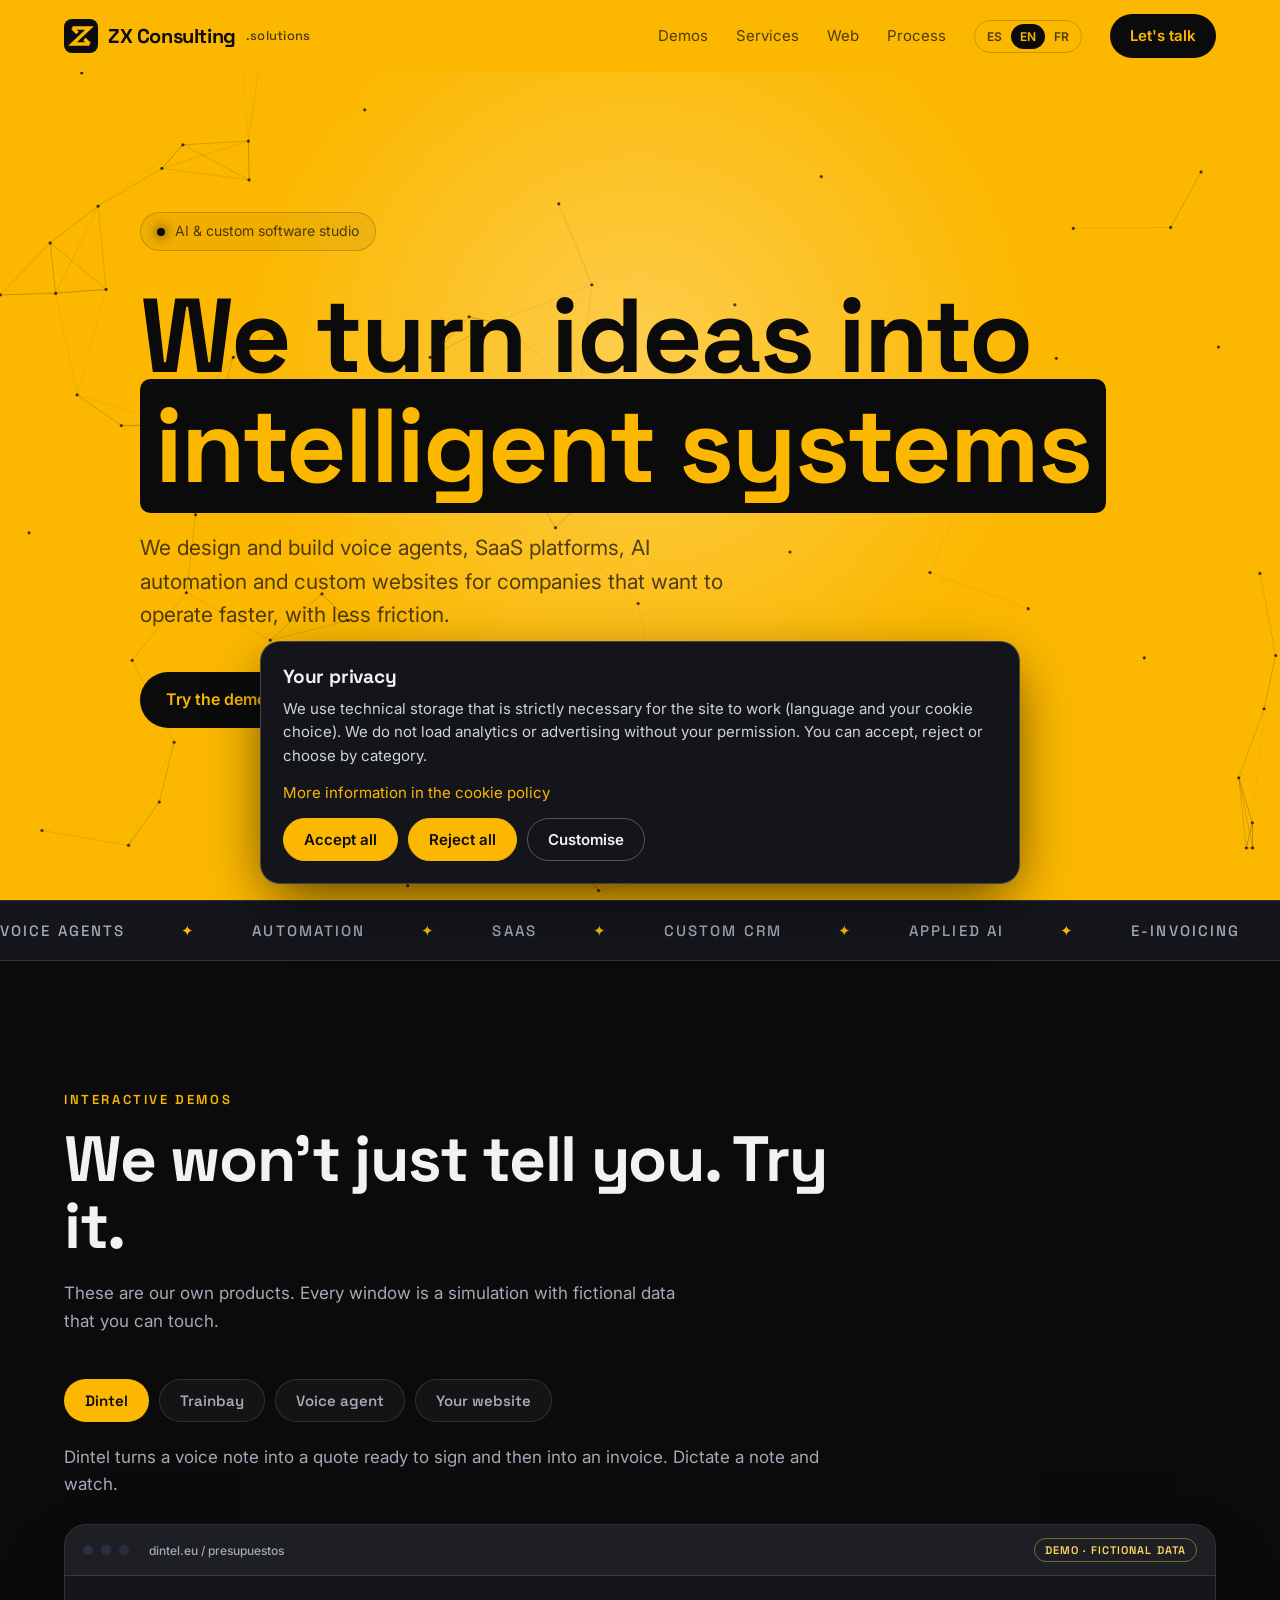
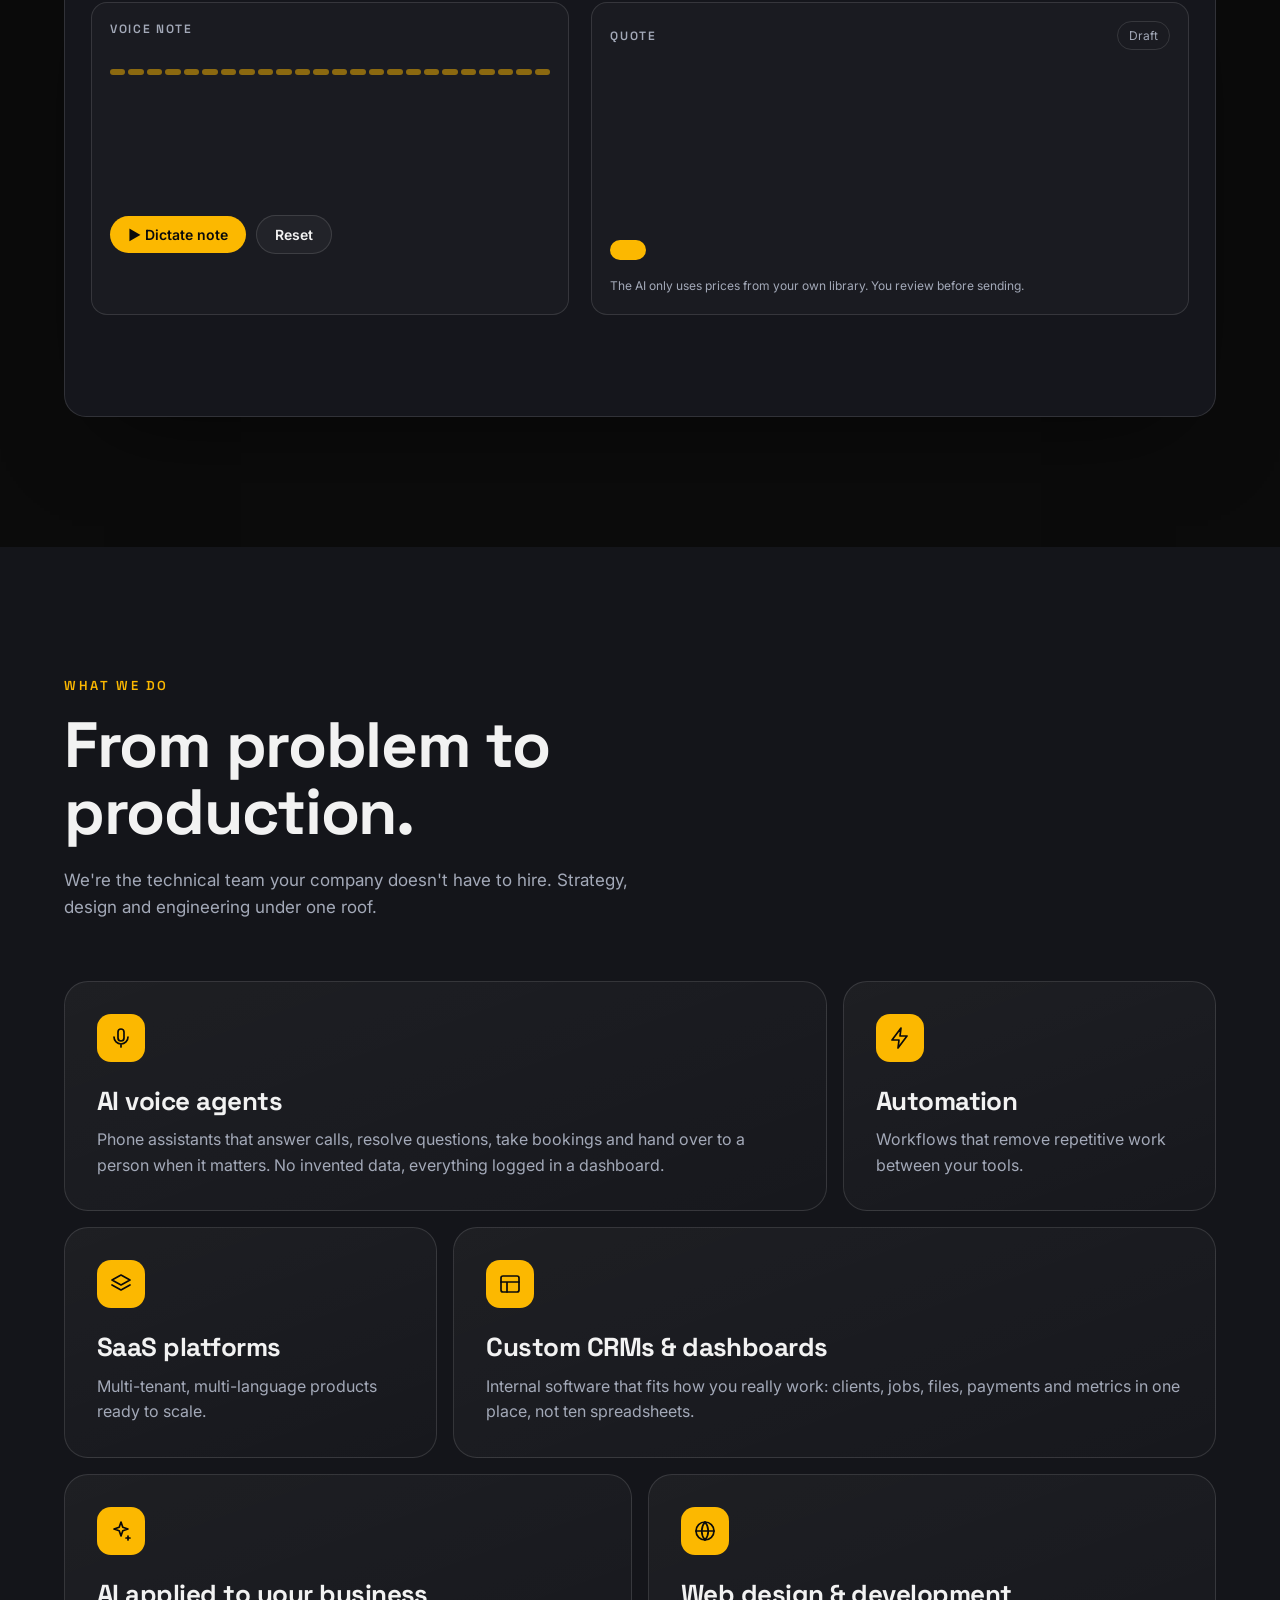
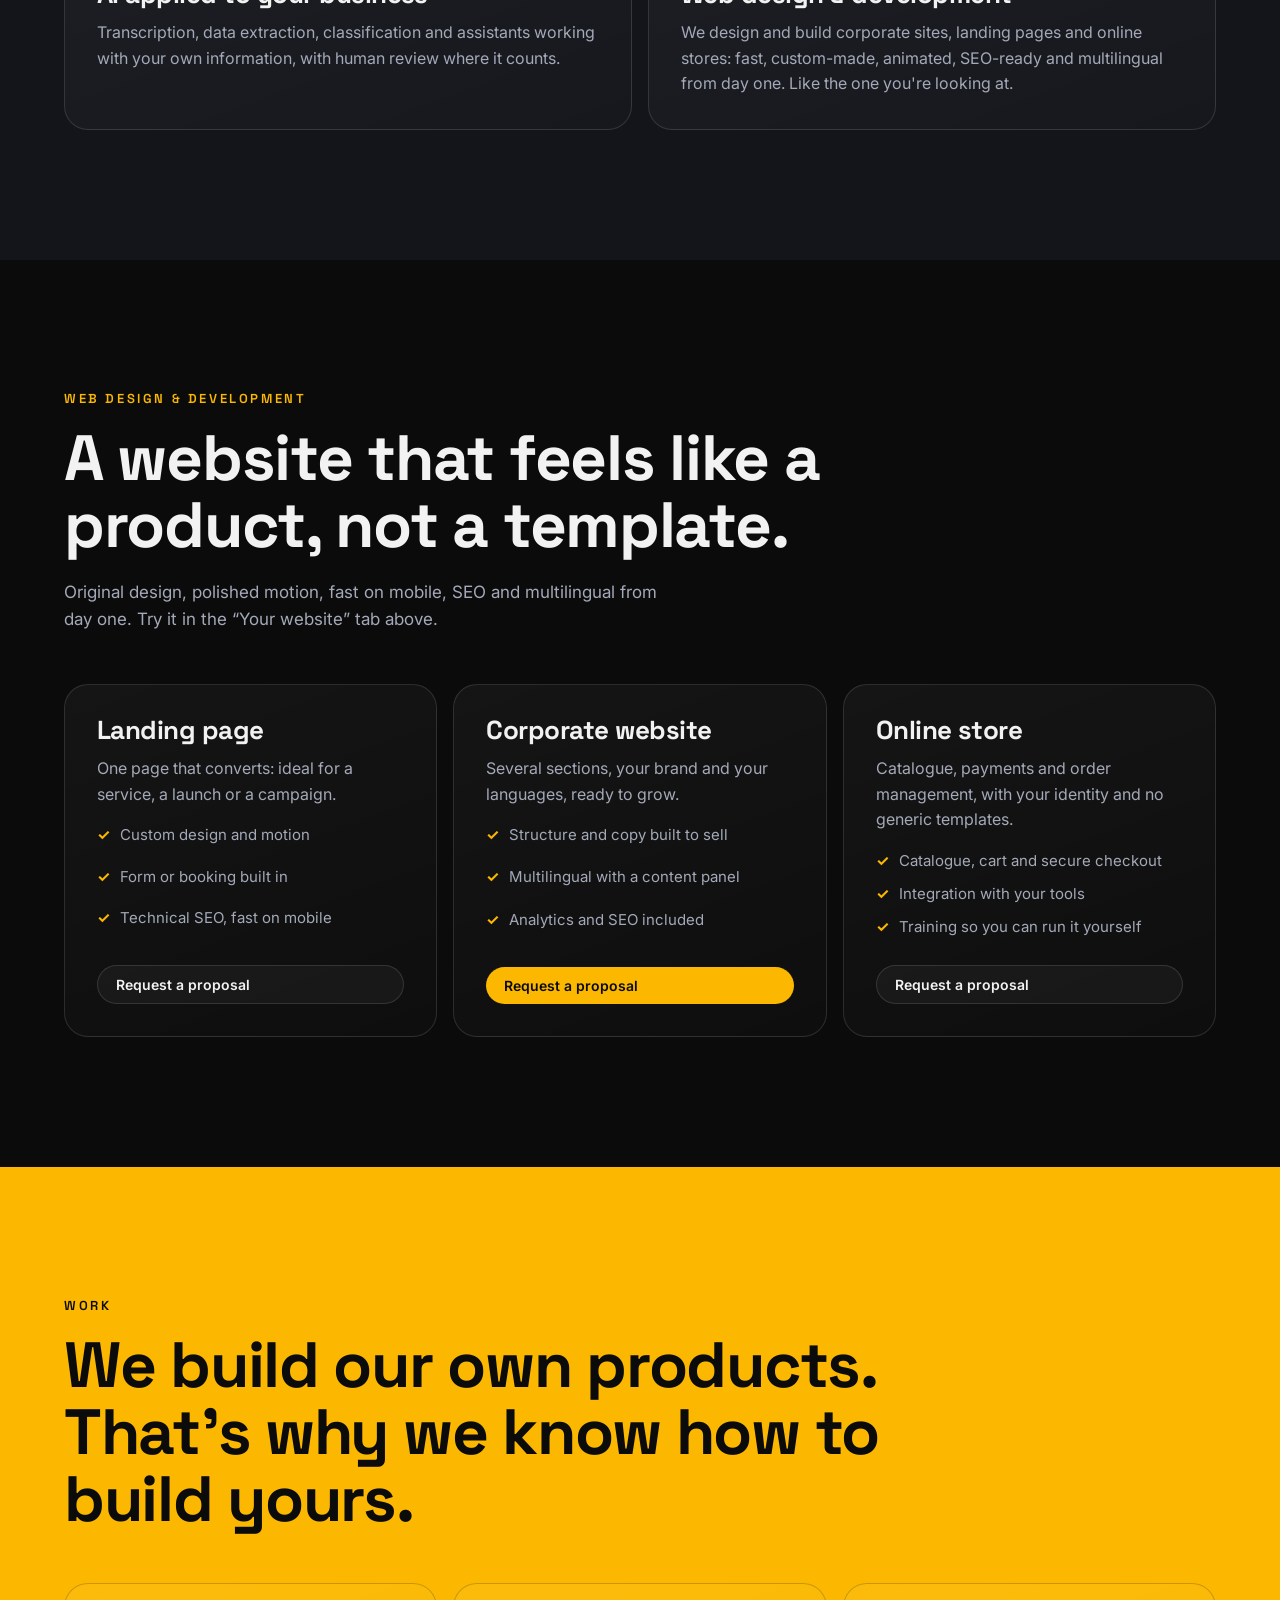
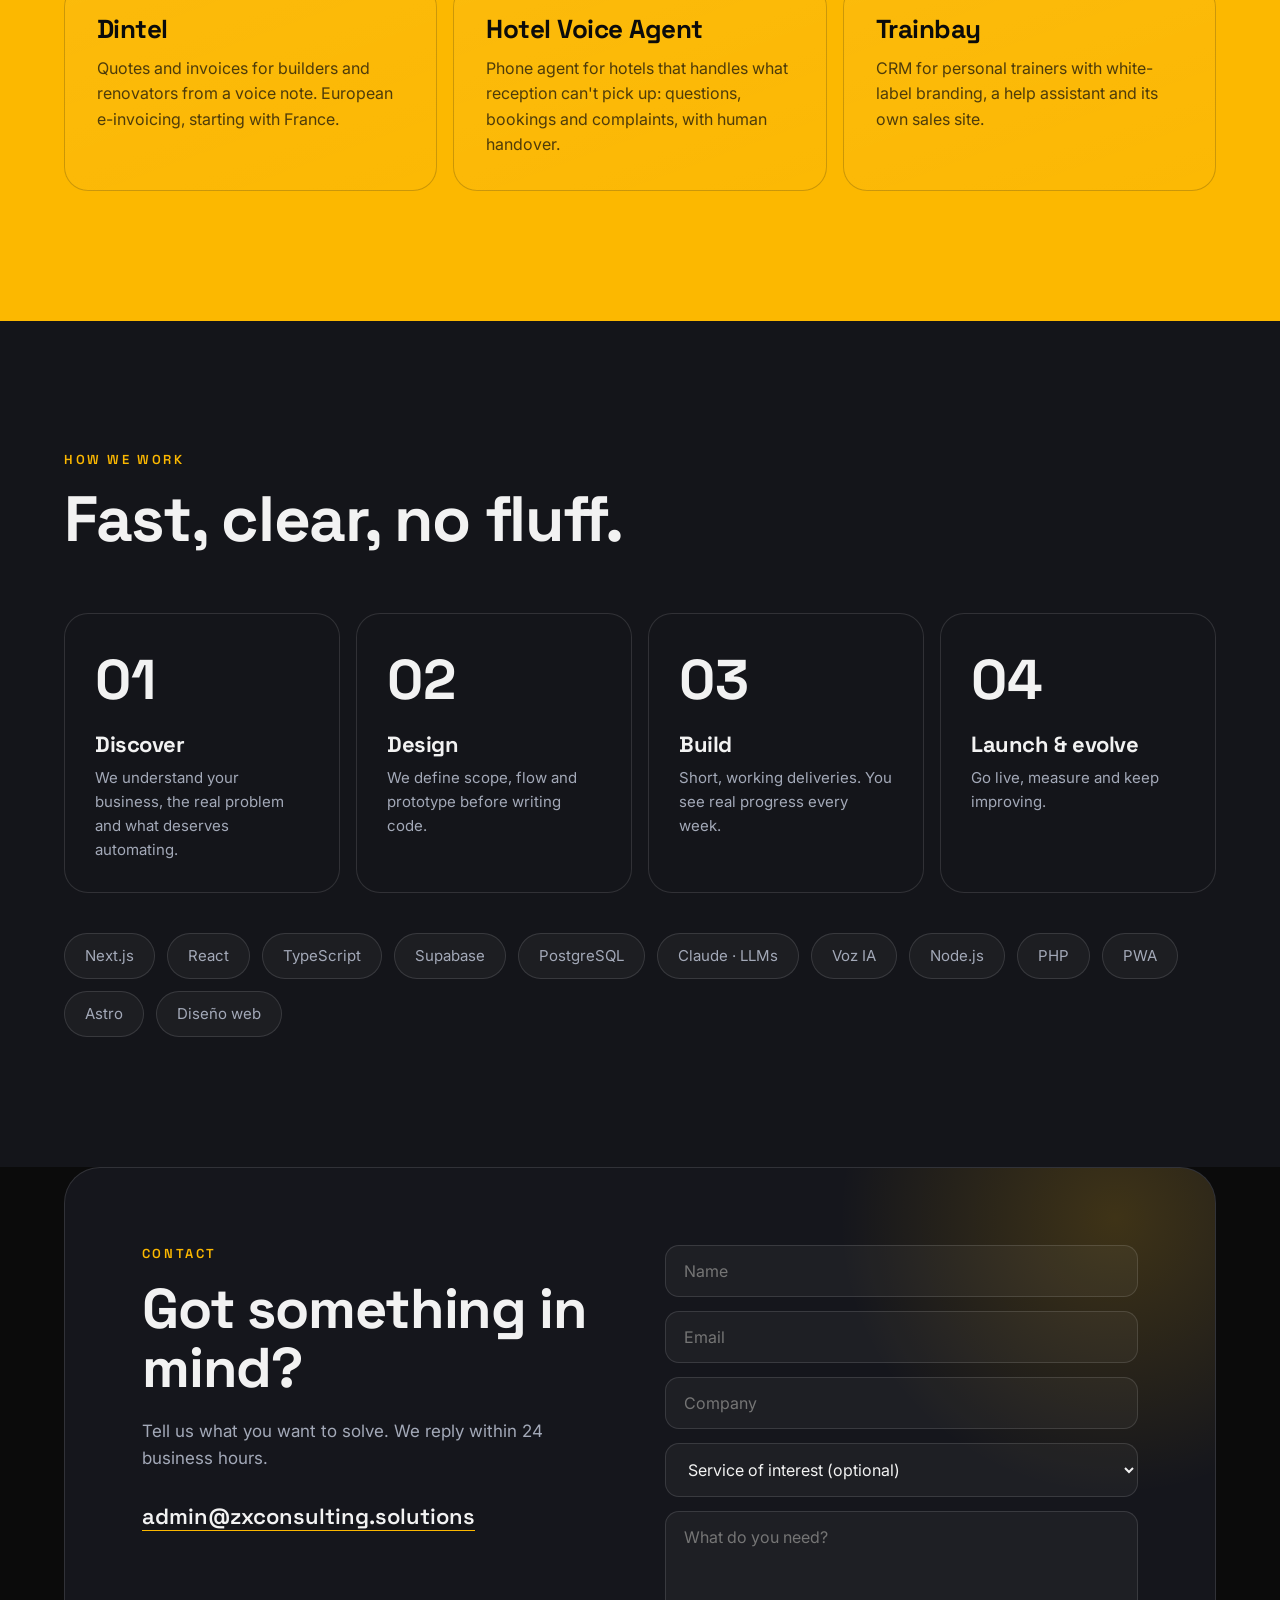
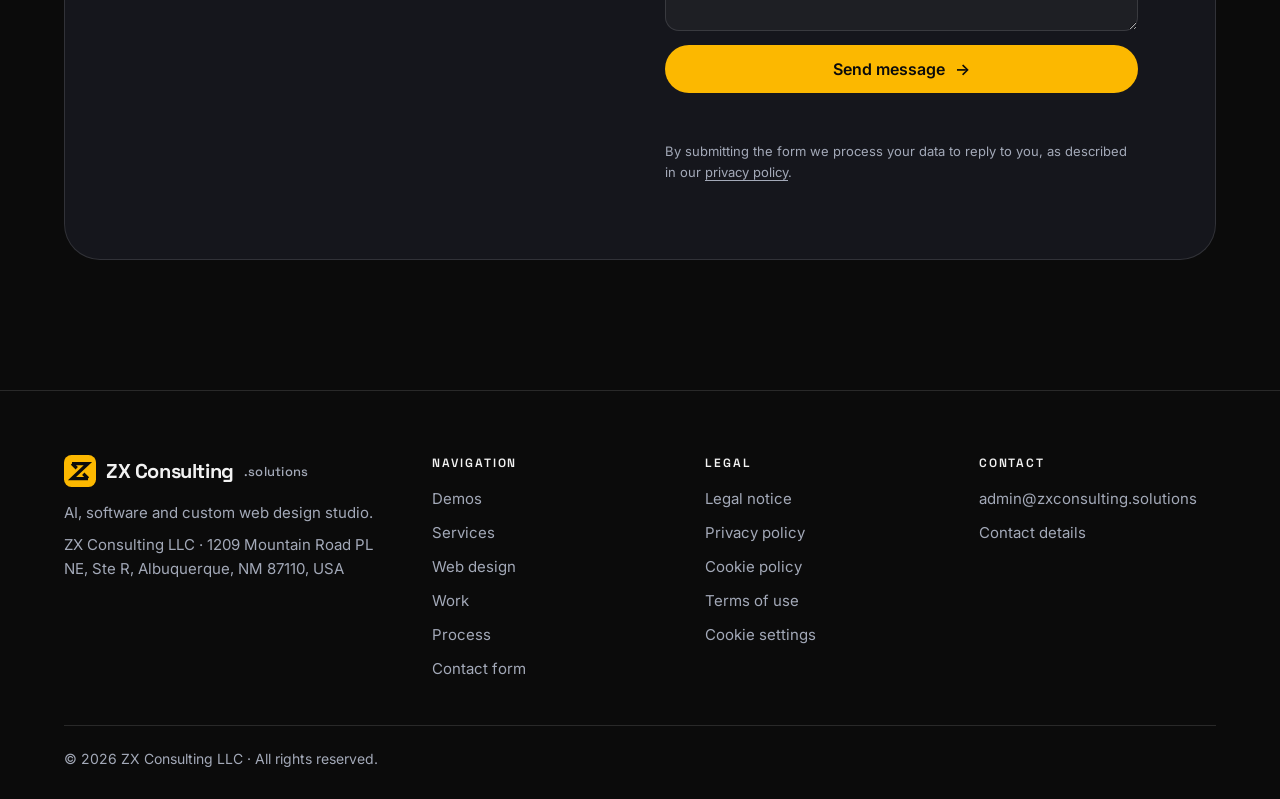
<file: index.html>
<!doctype html>
<html lang="es">
<head>
<meta charset="utf-8">
<meta name="viewport" content="width=device-width,initial-scale=1">
<title>ZX Consulting Solutions — IA, software y diseño web a medida</title>
<meta name="description" content="Estudio de IA, software y diseño web a medida. Agentes de voz, plataformas SaaS, CRMs, automatización y creación de páginas web para empresas que quieren operar más rápido.">
<link rel="canonical" href="https://zxconsulting.solutions/">
<meta property="og:title" content="ZX Consulting Solutions — IA, software y diseño web a medida">
<meta property="og:description" content="Diseñamos y construimos IA, software y webs a medida. Prueba las demos interactivas de nuestros productos.">
<meta property="og:type" content="website">
<meta property="og:url" content="https://zxconsulting.solutions/">
<meta property="og:image" content="https://zxconsulting.solutions/brand/png/logo-lockup-dark.png">
<meta property="og:site_name" content="ZX Consulting Solutions">
<meta name="twitter:card" content="summary">
<meta name="theme-color" content="#fcb800">
<link rel="icon" type="image/png" sizes="64x64" href="brand/png/logo-mark-64.png">
<link rel="apple-touch-icon" href="brand/png/logo-mark-256.png">
<link rel="stylesheet" href="site.css">
<link rel="icon" type="image/svg+xml" href="data:image/svg+xml,%3Csvg xmlns='http://www.w3.org/2000/svg' viewBox='0 0 64 64'%3E%3Crect width='64' height='64' rx='15' fill='%23fcb800'/%3E%3Cg fill='none' stroke='%230b0b0b' stroke-width='6.5' stroke-linejoin='miter' stroke-miterlimit='10'%3E%3Cpath d='M16 17h32L16 47h32'/%3E%3Cpath d='M16 17l9.5 9.5M38.5 37.5 48 47'/%3E%3C/g%3E%3C/svg%3E">
<script type="application/ld+json">{"@context":"https://schema.org","@type":"ProfessionalService","name":"ZX Consulting Solutions","legalName":"ZX Consulting LLC","url":"https://zxconsulting.solutions/","email":"admin@zxconsulting.solutions","address":{"@type":"PostalAddress","streetAddress":"1209 Mountain Road PL NE, Ste R","addressLocality":"Albuquerque","addressRegion":"NM","postalCode":"87110","addressCountry":"US"},"areaServed":"Worldwide","knowsLanguage":["es","en","fr"],"description":"Estudio de IA, software a medida y diseño web: agentes de voz, plataformas SaaS, CRMs, automatización y creación de páginas web.","makesOffer":[{"@type":"Offer","itemOffered":{"@type":"Service","name":"Agentes de voz con IA"}},{"@type":"Offer","itemOffered":{"@type":"Service","name":"Diseño y creación de páginas web"}},{"@type":"Offer","itemOffered":{"@type":"Service","name":"CRMs y plataformas SaaS a medida"}},{"@type":"Offer","itemOffered":{"@type":"Service","name":"Automatización con IA"}}]}</script>
<link rel="preconnect" href="https://fonts.googleapis.com">
<link rel="preconnect" href="https://fonts.gstatic.com" crossorigin>
<link href="https://fonts.googleapis.com/css2?family=Inter:wght@400;500;600&family=Space+Grotesk:wght@500;600;700&display=swap" rel="stylesheet">
<style>
:root{--bg:#0b0b0b;--bg2:#14151a;--bg3:#0b0b0b;--line:rgba(255,255,255,.12);--tx:#f2f2f2;--mut:#a3a9b8;--c1:#fcb800;--c2:#fcb800;--c3:#ffd75e;--ok:#3ddc97;--f1:rgba(255,255,255,.04);--f2:rgba(255,255,255,.07);--grad:#fcb800;--btnt:#0b0b0b}
.t-y{--bg:#fcb800;--bg2:#f0aa00;--line:rgba(11,11,11,.2);--tx:#0b0b0b;--mut:rgba(11,11,11,.72);--c1:#0b0b0b;--c2:#0b0b0b;--c3:#0b0b0b;--ok:#0b0b0b;--f1:rgba(11,11,11,.05);--f2:rgba(11,11,11,.09);--grad:#0b0b0b;--btnt:#fcb800}
.t-d,.win,.contact,nav.sc{--bg:#0b0b0b;--bg2:#15161c;--line:rgba(255,255,255,.12);--tx:#f2f2f2;--mut:#a3a9b8;--c1:#fcb800;--c2:#fcb800;--c3:#ffd75e;--ok:#3ddc97;--f1:rgba(255,255,255,.04);--f2:rgba(255,255,255,.07);--grad:#fcb800;--btnt:#0b0b0b}
.t-y,.t-l,.t-d,.win,.contact{color:var(--tx)}
.t-y,.t-d,.t-l{background:var(--bg)}
.win{background:var(--bg2)!important}
::selection{background:#0b0b0b;color:#fcb800}
*{box-sizing:border-box;margin:0;padding:0}
html{scroll-behavior:smooth}
body{background:var(--bg);color:var(--tx);font:400 17px/1.6 Inter,system-ui,sans-serif;overflow-x:hidden;-webkit-font-smoothing:antialiased}
h1,h2,h3,.logo{font-family:'Space Grotesk',Inter,sans-serif;letter-spacing:-.02em;line-height:1.05}
a{color:inherit;text-decoration:none}
button{font-family:inherit}
:focus-visible{outline:2px solid var(--c1);outline-offset:3px}
.wrap{max-width:1200px;margin:0 auto;padding:0 24px}
.grad{background:#0b0b0b;color:#fcb800;padding:0 .14em;border-radius:.1em;-webkit-box-decoration-break:clone;box-decoration-break:clone}
/* nav */
nav{position:fixed;inset:0 0 auto 0;z-index:50;transition:.3s}
nav.sc{color:var(--tx);background:rgba(11,11,11,.88);backdrop-filter:blur(14px);border-bottom:1px solid var(--line)}
.nav{display:flex;align-items:center;justify-content:space-between;height:72px}
.logo{font-weight:700;font-size:20px;display:flex;align-items:center;gap:10px}
.logo .mk{width:34px;height:34px;flex:none}
.logo small{font-weight:500;color:var(--mut);font-size:13px;letter-spacing:.02em}
.links{display:flex;gap:28px;align-items:center;font-size:15px;color:var(--mut)}
.links a:hover{color:var(--tx)}
.lang{display:flex;border:1px solid var(--line);border-radius:99px;padding:3px}
.lang button{background:none;border:0;color:var(--mut);font:600 12px Inter;padding:5px 9px;border-radius:99px;cursor:pointer}
.lang button:hover{color:var(--tx)}
.lang button[aria-pressed=true]{background:var(--tx);color:var(--bg)}
.btn{display:inline-flex;align-items:center;gap:10px;padding:14px 26px;border-radius:99px;font-weight:600;font-size:16px;border:0;cursor:pointer;transition:.25s;font-family:Inter}
.btn.p{background:var(--grad);color:var(--btnt)}
.btn.p:hover{transform:translateY(-2px);box-shadow:0 10px 30px -8px rgba(0,0,0,.45)}
.btn.g{border:1px solid var(--line);color:var(--tx);background:var(--f1)}
.btn.g:hover{border-color:var(--c1);background:rgba(252,184,0,.06)}
.btn.s{padding:10px 18px;font-size:14px}
.btn[disabled]{opacity:.45;cursor:default;transform:none;box-shadow:none}
@media(max-width:900px){.links a:not(.btn){display:none}}
@media(max-width:520px){.logo{font-size:17px;white-space:nowrap}.logo small{display:none}.links{gap:10px}.links .btn{display:none}.wrap{padding:0 16px}.tab{padding:9px 14px;font-size:14px}}
/* hero */
header.hero{position:relative;min-height:100vh;display:flex;align-items:center;padding:120px 0 80px;overflow:hidden}
#net{position:absolute;inset:0;width:100%;height:100%}
.hero:before{content:"";position:absolute;width:900px;height:900px;left:50%;top:40%;transform:translate(-50%,-50%);background:radial-gradient(circle,rgba(255,255,255,.3),transparent 62%);pointer-events:none}
.hero .wrap{position:relative;z-index:2}
.tag{display:inline-flex;gap:10px;align-items:center;border:1px solid var(--line);background:var(--f1);border-radius:99px;padding:7px 16px;font-size:14px;color:var(--mut);margin-bottom:30px}
.tag b{width:8px;height:8px;border-radius:50%;background:var(--c1);box-shadow:0 0 12px var(--c1);animation:pulse 2s infinite}
@keyframes pulse{50%{opacity:.3}}
h1{font-size:clamp(44px,8.2vw,112px);font-weight:700;max-width:1000px}
.sub{max-width:620px;color:var(--mut);font-size:clamp(18px,2vw,21px);margin:30px 0 40px}
.cta{display:flex;gap:14px;flex-wrap:wrap}
.scroll{position:absolute;bottom:28px;left:50%;width:1px;height:48px;background:linear-gradient(var(--c1),transparent);z-index:2;animation:drop 2s infinite}
@keyframes drop{0%{transform:scaleY(0);transform-origin:top}50%{transform:scaleY(1);transform-origin:top}51%{transform-origin:bottom}100%{transform:scaleY(0);transform-origin:bottom}}
/* marquee */
.mq{border-block:1px solid var(--line);overflow:hidden;padding:20px 0;background:var(--bg2)}
.mq div{display:flex;gap:56px;width:max-content;animation:mq 40s linear infinite;color:var(--mut);font:500 15px 'Space Grotesk';letter-spacing:.14em;text-transform:uppercase;white-space:nowrap}
.mq span:after{content:"✦";margin-left:56px;color:var(--c2)}
@keyframes mq{to{transform:translateX(-50%)}}
/* sections */
section{padding:130px 0;position:relative}
.eyebrow{color:var(--c1);font:600 13px 'Space Grotesk';letter-spacing:.2em;text-transform:uppercase;margin-bottom:18px}
h2{font-size:clamp(34px,5vw,64px);font-weight:700;max-width:820px}
.lead{color:var(--mut);max-width:620px;margin-top:20px}
.alt{background:var(--bg2)!important}
/* bento */
.bento{display:grid;grid-template-columns:repeat(6,1fr);gap:16px;margin-top:60px}
.card{position:relative;background:linear-gradient(160deg,rgba(255,255,255,.045),rgba(255,255,255,.015));border:1px solid var(--line);border-radius:24px;padding:32px;overflow:hidden;transition:border-color .3s,transform .3s}
.card:before{content:"";position:absolute;inset:0;background:radial-gradient(500px circle at var(--mx,50%) var(--my,0%),rgba(252,184,0,.14),transparent 45%);opacity:0;transition:.3s;pointer-events:none}
.card:hover{border-color:rgba(252,184,0,.35);transform:translateY(-4px)}
.card:hover:before{opacity:1}
.card .ic{width:48px;height:48px;border-radius:14px;display:grid;place-items:center;background:#fcb800;margin-bottom:26px;color:#0b0b0b}
.card .ic svg{width:24px;height:24px;fill:none;stroke:currentColor;stroke-width:1.7;stroke-linecap:round;stroke-linejoin:round}
.card h3{font-size:26px;margin-bottom:12px}
.card p{color:var(--mut);font-size:16px}
.s2{grid-column:span 2}.s3{grid-column:span 3}.s4{grid-column:span 4}
@media(max-width:900px){.bento{grid-template-columns:1fr}.s2,.s3,.s4{grid-column:auto}}
/* demos */
.tabs{display:flex;gap:10px;flex-wrap:wrap;margin:44px 0 22px}
.tab{background:var(--f1);border:1px solid var(--line);color:var(--mut);border-radius:99px;padding:11px 20px;font:600 15px 'Space Grotesk';cursor:pointer;transition:.25s}
.tab:hover{color:var(--tx);border-color:var(--tx)}
.tab[aria-selected=true]{color:var(--btnt);background:var(--grad);border-color:transparent}
.pitch{color:var(--mut);max-width:760px;margin-bottom:26px;min-height:54px}
.win{border:1px solid var(--line);border-radius:22px;background:var(--bg3);overflow:hidden;box-shadow:0 40px 90px -40px rgba(0,0,0,.6)}
.wbar{display:flex;align-items:center;gap:8px;padding:13px 18px;border-bottom:1px solid var(--line);background:var(--f1)}
.wbar i{width:10px;height:10px;border-radius:50%;background:#2a2f3f}
.wbar .url{margin-left:12px;font:500 12px Inter;color:var(--mut);flex:1;overflow:hidden;text-overflow:ellipsis;white-space:nowrap}
.badge{font:600 11px 'Space Grotesk';letter-spacing:.1em;text-transform:uppercase;padding:4px 10px;border-radius:99px;border:1px solid rgba(255,215,94,.4);color:var(--c3);white-space:nowrap}
.wbody{padding:26px;min-height:440px}
.pane[hidden]{display:none}
.two{display:grid;grid-template-columns:1fr 1.25fr;gap:22px}
.tbg{grid-template-columns:1.6fr 1fr}.wbg{grid-template-columns:.7fr 1.5fr}
@media(max-width:860px){.two,.tbg,.wbg{grid-template-columns:1fr}.wbody{padding:16px}}
.box{border:1px solid var(--line);border-radius:16px;background:rgba(255,255,255,.025);padding:18px}
.box h4{font:600 12px 'Space Grotesk';letter-spacing:.14em;text-transform:uppercase;color:var(--mut);margin-bottom:14px}
.bars{display:flex;gap:3px;align-items:center;height:42px;margin:6px 0 14px}
.bars u{flex:1;background:var(--c2);border-radius:3px;height:6px;opacity:.5;transition:height .15s}
.bars.on u{animation:wave .9s ease-in-out infinite;opacity:1;background:var(--c1)}
@keyframes wave{0%,100%{height:6px}50%{height:38px}}
.transcript{font-size:15px;color:var(--tx);min-height:92px;line-height:1.5}
.transcript:empty:before{content:attr(data-empty);color:var(--mut)}
.caret:after{content:"▍";color:var(--c1);animation:pulse 1s infinite}
.qrow{display:grid;grid-template-columns:1fr auto auto;gap:14px;padding:11px 0;border-bottom:1px solid var(--line);font-size:15px;opacity:0;transform:translateY(8px);animation:in .4s forwards}
.qrow small{display:block;color:var(--mut);font-size:12px}
@keyframes in{to{opacity:1;transform:none}}
.qtot{display:grid;gap:6px;margin-top:14px;font-size:15px;color:var(--mut)}
.qtot div{display:flex;justify-content:space-between}
.qtot .t{color:var(--tx);font:700 22px 'Space Grotesk'}
.chip{display:inline-block;font-size:12px;padding:4px 11px;border-radius:99px;border:1px solid var(--line);color:var(--mut)}
.chip.ok{color:var(--ok);border-color:rgba(61,220,151,.4);background:rgba(61,220,151,.08)}
.chip.wa{color:#ffc857;border-color:rgba(255,200,87,.4);background:rgba(255,200,87,.08)}
.row{display:flex;gap:10px;flex-wrap:wrap;align-items:center}
.sp{justify-content:space-between}
.note{font-size:12px;color:var(--mut);margin-top:16px}
/* kanban */
.kan{display:grid;grid-template-columns:repeat(4,1fr);gap:12px}
.col{border:1px solid var(--line);border-radius:14px;padding:12px;background:var(--f1);min-height:240px}
.col h4{font:600 12px 'Space Grotesk';letter-spacing:.1em;text-transform:uppercase;color:var(--mut);margin-bottom:12px;display:flex;justify-content:space-between}
.kc{width:100%;text-align:left;background:var(--bg2);border:1px solid var(--line);border-radius:12px;padding:11px 12px;margin-bottom:8px;color:var(--tx);cursor:pointer;transition:.2s;font-size:14px;display:block}
.kc:hover{border-color:var(--c1);transform:translateY(-2px)}
.kc small{color:var(--mut);display:block;font-size:12px}
.kc.pop{animation:pop .5s}
@keyframes pop{0%{box-shadow:0 0 0 0 rgba(252,184,0,.6)}100%{box-shadow:0 0 0 14px rgba(252,184,0,0)}}
@media(max-width:860px){.kan{grid-template-columns:1fr 1fr}}
.chat{display:grid;gap:10px;margin-top:14px;max-height:230px;overflow:auto}
.b{padding:10px 14px;border-radius:14px;font-size:14px;max-width:92%;animation:in .35s both}
.b.u{background:rgba(255,138,31,.2);justify-self:end;border-bottom-right-radius:4px}
.b.a{background:var(--f2);border-bottom-left-radius:4px}
.b.g{background:var(--f2);border-bottom-left-radius:4px}
.b.v{background:rgba(252,184,0,.12);justify-self:end;border-bottom-right-radius:4px}
.b small{display:block;color:var(--mut);font-size:11px;margin-bottom:2px;letter-spacing:.06em;text-transform:uppercase}
.fld{display:flex;justify-content:space-between;gap:12px;padding:10px 0;border-bottom:1px solid var(--line);font-size:14px}
.fld span:first-child{color:var(--mut)}
.fld span:last-child{font-weight:600;text-align:right}
/* web configurator */
.ctrl{display:grid;gap:18px;align-content:start}
.ctrl label{font:600 12px 'Space Grotesk';letter-spacing:.12em;text-transform:uppercase;color:var(--mut);display:block;margin-bottom:8px}
.seg{display:flex;gap:6px;flex-wrap:wrap}
.seg button{background:var(--f1);border:1px solid var(--line);color:var(--tx);border-radius:10px;padding:8px 12px;font-size:13px;cursor:pointer}
.seg button[aria-pressed=true]{border-color:var(--c1);background:rgba(252,184,0,.1)}
.sw{width:30px;height:30px;border-radius:50%;padding:0!important;border:2px solid transparent!important}
.sw[aria-pressed=true]{border-color:var(--tx)!important}
.stage{display:grid;place-items:start center;padding:6px 0}
.pv{width:100%;max-width:100%;border-radius:14px;overflow:hidden;border:1px solid var(--line);background:var(--pb);color:var(--pt);font-family:var(--pf);transition:max-width .4s,background .3s,color .3s}
.pv.m{max-width:300px}
.pv header{display:flex;justify-content:space-between;align-items:center;padding:14px 20px;border-bottom:1px solid color-mix(in srgb,var(--pt) 14%,transparent);font-size:14px}
.pv header b{font-size:16px;letter-spacing:var(--pls);text-transform:var(--ptt)}
.pv .h{padding:34px 20px 26px;background:radial-gradient(circle at 80% 0,color-mix(in srgb,var(--pa) 30%,transparent),transparent 60%)}
.pv .h h5{font-size:clamp(24px,4vw,38px);line-height:1.05;font-weight:700;letter-spacing:var(--pls);text-transform:var(--ptt);max-width:520px}
.pv .h p{opacity:.7;margin:10px 0 18px;font-size:14px;max-width:420px}
.pv .h span{display:inline-block;background:var(--pa);color:var(--pbtn);padding:10px 18px;border-radius:var(--pr);font-weight:600;font-size:14px}
.pv ul{list-style:none;display:grid;grid-template-columns:repeat(3,1fr);gap:10px;padding:0 20px 22px}
.pv.m ul{grid-template-columns:1fr}
.pv li{border:1px solid color-mix(in srgb,var(--pt) 16%,transparent);border-radius:var(--pr);padding:14px;font-size:13px}
.pv li i{display:block;width:22px;height:3px;background:var(--pa);margin-bottom:10px}
/* process */
.steps{display:grid;grid-template-columns:repeat(4,1fr);gap:16px;margin-top:60px;counter-reset:s}
.step{padding:30px;border-radius:24px;border:1px solid var(--line);background:var(--bg2);counter-increment:s;position:relative}
.step:before{content:"0" counter(s);font:700 56px 'Space Grotesk';color:var(--tx);display:block;margin-bottom:18px}
.step h3{font-size:22px;margin-bottom:10px}.step p{color:var(--mut);font-size:15px}
@media(max-width:900px){.steps{grid-template-columns:1fr 1fr}}@media(max-width:560px){.steps{grid-template-columns:1fr}}
/* web offer */
.pk{display:grid;grid-template-columns:repeat(3,1fr);gap:16px;margin-top:50px}
.pk .card{display:flex;flex-direction:column}
.pk ul{list-style:none;margin:16px 0 26px;display:grid;gap:9px;color:var(--mut);font-size:15px;flex:1}
.pk li:before{content:"✓";color:var(--c1);margin-right:10px;font-weight:700}
@media(max-width:900px){.pk{grid-template-columns:1fr}}
/* stack */
.stack{display:flex;flex-wrap:wrap;gap:12px;margin-top:40px}
.stack span{padding:10px 20px;border:1px solid var(--line);border-radius:99px;color:var(--mut);font-size:15px;background:var(--f1);transition:.25s}
.stack span:hover{color:var(--tx);border-color:var(--c2);box-shadow:0 0 24px -6px var(--c2)}
/* contact */
.contact{background:var(--bg2);border:1px solid var(--line);border-radius:36px;padding:clamp(30px,6vw,80px);display:grid;grid-template-columns:1fr 1fr;gap:50px;position:relative;overflow:hidden}
.contact:before{content:"";position:absolute;width:600px;height:600px;right:-200px;top:-250px;background:radial-gradient(circle,rgba(252,184,0,.18),transparent 65%);pointer-events:none}
form{display:grid;gap:14px;position:relative}
input,textarea,select{width:100%;background:var(--f1);border:1px solid var(--line);border-radius:14px;padding:15px 18px;color:var(--tx);font:400 16px Inter;outline:0;transition:.2s}
select option{background:#0a0c14;color:var(--tx)}
input:focus,textarea:focus,select:focus{border-color:var(--c1);box-shadow:0 0 0 4px rgba(252,184,0,.1)}
textarea{min-height:120px;resize:vertical}
.hp{position:absolute;left:-9999px}
#msg{font-size:15px;min-height:22px;color:var(--c1)}
.mail{margin-top:30px;display:inline-block;font:600 clamp(16px,4.6vw,22px) 'Space Grotesk';overflow-wrap:anywhere;border-bottom:1px solid var(--c2)}
@media(max-width:900px){.contact{grid-template-columns:minmax(0,1fr)}}
.contact>*,form{min-width:0}
.priv{font-size:13px;color:var(--mut);margin-top:-2px}
.priv a{text-decoration:underline;text-underline-offset:3px}
/* reveal */
.rv{opacity:0;transform:translateY(34px);transition:opacity .9s cubic-bezier(.2,.7,.2,1),transform .9s cubic-bezier(.2,.7,.2,1)}
.rv.in{opacity:1;transform:none}
@media(prefers-reduced-motion:reduce){*{animation:none!important;transition:none!important}.rv{opacity:1;transform:none}.qrow,.b{opacity:1;transform:none}html{scroll-behavior:auto}}
.skip{position:absolute;left:-9999px;top:8px;background:#fcb800;color:#0b0b0b;padding:10px 16px;border-radius:8px;font-weight:600;z-index:200}.skip:focus{left:8px}
</style>
</head>
<body>
<a class="skip" href="#main" id="skip">Saltar al contenido</a>
<nav id="nav" class="t-y"><div class="wrap nav">
  <a href="#top" class="logo"><svg class="mk" viewBox="0 0 64 64" aria-hidden="true"><rect width="64" height="64" rx="15" fill="var(--grad)"/><g fill="none" stroke="var(--btnt)" stroke-width="6.5" stroke-linejoin="miter" stroke-miterlimit="10"><path d="M16 17h32L16 47h32"/><path d="M16 17l9.5 9.5M38.5 37.5 48 47"/></g></svg>ZX Consulting <small>.solutions</small></a>
  <div class="links">
    <a href="#demos" data-i18n="n5">Demos</a>
    <a href="#services" data-i18n="n1">Servicios</a>
    <a href="#webs" data-i18n="n6">Webs</a>
    <a href="#process" data-i18n="n3">Método</a>
    <div class="lang" id="lang" role="group" aria-label="Language"><button data-l="es">ES</button><button data-l="en">EN</button><button data-l="fr">FR</button></div>
    <a href="#contact" class="btn p" style="padding:10px 20px;font-size:15px" data-i18n="n4">Hablemos</a>
  </div>
</div></nav>

<main id="main">
<header class="hero t-y" id="top">
  <canvas id="net" aria-hidden="true"></canvas>
  <div class="wrap">
    <div class="tag"><b></b><span data-i18n="tag">Estudio de IA y software a medida</span></div>
    <h1><span data-i18n="h1a">Convertimos ideas en</span> <span class="grad" data-i18n="h1b">sistemas inteligentes</span></h1>
    <p class="sub" data-i18n="sub">Diseñamos y construimos agentes de voz, plataformas SaaS, automatización con IA y webs a medida para empresas que quieren operar más rápido, con menos fricción.</p>
    <div class="cta">
      <a href="#demos" class="btn p"><span data-i18n="c2">Prueba las demos</span> →</a>
      <a href="#contact" class="btn g" data-i18n="c1">Cuéntanos tu proyecto</a>
    </div>
  </div>
  <div class="scroll"></div>
</header>

<div class="mq t-d"><div id="mq"></div></div>

<section id="demos" class="t-d"><div class="wrap">
  <div class="eyebrow rv" data-i18n="d_e">Demos interactivas</div>
  <h2 class="rv" data-i18n="d_h">No te lo contamos. Pruébalo.</h2>
  <p class="lead rv" data-i18n="d_p">Estos son nuestros propios productos. Cada ventana es una simulación con datos ficticios que puedes tocar.</p>

  <div class="tabs rv" role="tablist" aria-label="Demos">
    <button class="tab" role="tab" id="tb-dintel" data-pane="dintel" aria-selected="true">Dintel</button>
    <button class="tab" role="tab" id="tb-trainbay" data-pane="trainbay" aria-selected="false">Trainbay</button>
    <button class="tab" role="tab" id="tb-voice" data-pane="voice" aria-selected="false" data-i18n="t_voice">Agente de voz</button>
    <button class="tab" role="tab" id="tb-web" data-pane="web" aria-selected="false" data-i18n="t_web">Tu web</button>
  </div>
  <p class="pitch" id="pitch"></p>

  <div class="win rv">
    <div class="wbar"><i></i><i></i><i></i><span class="url" id="url"></span><span class="badge" data-i18n="demo">Demo · datos ficticios</span></div>
    <div class="wbody">

      <!-- DINTEL -->
      <div class="pane two" id="p-dintel" role="tabpanel" aria-labelledby="tb-dintel">
        <div class="box">
          <h4 data-i18n="di_h1">Nota de voz</h4>
          <div class="bars" id="bars" aria-hidden="true"><u></u><u></u><u></u><u></u><u></u><u></u><u></u><u></u><u></u><u></u><u></u><u></u><u></u><u></u><u></u><u></u><u></u><u></u><u></u><u></u><u></u><u></u><u></u><u></u></div>
          <div class="transcript" id="tr" data-empty="" aria-live="polite"></div>
          <div class="row" style="margin-top:16px">
            <button class="btn p s" id="diGo" data-i18n="di_go">▶ Dictar nota</button>
            <button class="btn g s" id="diRs" data-i18n="reset" hidden>Reiniciar</button>
          </div>
        </div>
        <div class="box">
          <div class="row sp"><h4 style="margin:0" data-i18n="di_h2">Presupuesto</h4><span class="chip" id="diSt"></span></div>
          <div id="qr" style="margin-top:8px;min-height:150px"></div>
          <div class="qtot" id="qt" hidden></div>
          <div class="row" style="margin-top:18px">
            <button class="btn p s" id="diSend" hidden></button>
          </div>
          <p class="note" data-i18n="di_note">La IA solo usa precios de tu propia biblioteca. Tú revisas antes de enviar.</p>
        </div>
      </div>

      <!-- TRAINBAY -->
      <div class="pane two tbg" id="p-trainbay" hidden data-w="tb" role="tabpanel" aria-labelledby="tb-trainbay" >
        <div>
          <div class="kan" id="kan"></div>
          <p class="note" data-i18n="tb_note">Pulsa una tarjeta para avanzarla de etapa.</p>
        </div>
        <div class="box">
          <h4 data-i18n="tb_h">Asistente</h4>
          <div class="seg" id="tbQ"></div>
          <div class="chat" id="tbC" aria-live="polite"></div>
        </div>
      </div>

      <!-- VOICE -->
      <div class="pane two" id="p-voice" hidden role="tabpanel" aria-labelledby="tb-voice">
        <div class="box">
          <div class="row sp" style="margin-bottom:12px"><h4 style="margin:0" data-i18n="va_h1">Llamada entrante</h4><div class="seg" id="vaL"></div></div>
          <div class="chat" id="vaC" style="max-height:290px" aria-live="polite"></div>
          <div class="row" style="margin-top:16px">
            <button class="btn p s" id="vaGo" data-i18n="va_go">☎ Simular llamada</button>
          </div>
        </div>
        <div class="box">
          <h4 data-i18n="va_h2">Panel del hotel</h4>
          <div id="vaF"></div>
          <div class="row" style="margin-top:16px">
            <button class="btn g s" id="vaHo" disabled data-i18n="va_ho">Pasar a recepción</button>
          </div>
          <p class="note" id="vaN"></p>
        </div>
      </div>

      <!-- WEB -->
      <div class="pane two wbg" id="p-web" hidden role="tabpanel" aria-labelledby="tb-web" >
        <div class="ctrl">
          <div><label for="wN" data-i18n="w_name">Tu negocio</label><input id="wN" maxlength="28" value=""></div>
          <div><label data-i18n="w_style">Estilo</label><div class="seg" id="wS"></div></div>
          <div><label data-i18n="w_color">Color</label><div class="seg" id="wC"></div></div>
          <div><label data-i18n="w_view">Vista</label><div class="seg" id="wV"></div></div>
        </div>
        <div class="stage"><div class="pv" id="pv">
          <header><b id="pvN"></b><span id="pvM"></span></header>
          <div class="h"><h5 id="pvH"></h5><p id="pvP"></p><span id="pvB"></span></div>
          <ul><li><i></i><span id="pvA"></span></li><li><i></i><span id="pvB2"></span></li><li><i></i><span id="pvC"></span></li></ul>
        </div></div>
      </div>

    </div>
  </div>
</div></section>

<section id="services" class="t-l alt"><div class="wrap">
  <div class="eyebrow rv" data-i18n="s_e">Qué hacemos</div>
  <h2 class="rv" data-i18n="s_h">Del problema al producto en producción.</h2>
  <p class="lead rv" data-i18n="s_p">Somos el equipo técnico que tu empresa no tiene que contratar. Estrategia, diseño e ingeniería bajo un mismo techo.</p>
  <div class="bento">
    <div class="card s4 rv"><div class="ic"><svg viewBox="0 0 24 24"><path d="M12 3a3 3 0 0 0-3 3v6a3 3 0 0 0 6 0V6a3 3 0 0 0-3-3z"/><path d="M19 11a7 7 0 0 1-14 0M12 18v3"/></svg></div><h3 data-i18n="b1h">Agentes de voz con IA</h3><p data-i18n="b1p">Asistentes telefónicos que atienden llamadas, resuelven dudas, recogen reservas y traspasan a una persona cuando importa. Sin inventar datos, con todo registrado en un panel.</p></div>
    <div class="card s2 rv"><div class="ic"><svg viewBox="0 0 24 24"><path d="M13 2 4 14h7l-1 8 9-12h-7z"/></svg></div><h3 data-i18n="b2h">Automatización</h3><p data-i18n="b2p">Flujos que eliminan el trabajo repetitivo entre tus herramientas.</p></div>
    <div class="card s2 rv"><div class="ic"><svg viewBox="0 0 24 24"><path d="m12 3 9 5-9 5-9-5z"/><path d="m3 13 9 5 9-5"/></svg></div><h3 data-i18n="b3h">Plataformas SaaS</h3><p data-i18n="b3p">Productos multi-cliente, multi-idioma y listos para escalar.</p></div>
    <div class="card s4 rv"><div class="ic"><svg viewBox="0 0 24 24"><rect x="3" y="4" width="18" height="16" rx="2"/><path d="M3 10h18M9 10v10"/></svg></div><h3 data-i18n="b4h">CRMs y paneles a medida</h3><p data-i18n="b4p">Software interno que encaja con tu forma real de trabajar: clientes, obras, archivos, cobros y métricas en un solo sitio, no en diez hojas de cálculo.</p></div>
    <div class="card s3 rv"><div class="ic"><svg viewBox="0 0 24 24"><path d="M12 3l1.8 5.2L19 10l-5.2 1.8L12 17l-1.8-5.2L5 10l5.2-1.8z"/><path d="M19 17v4M17 19h4"/></svg></div><h3 data-i18n="b5h">IA aplicada a tu negocio</h3><p data-i18n="b5p">Transcripción, extracción de datos, clasificación y asistentes que trabajan con tu información, con revisión humana donde hace falta.</p></div>
    <div class="card s3 rv"><div class="ic"><svg viewBox="0 0 24 24"><circle cx="12" cy="12" r="9"/><path d="M3 12h18M12 3a14 14 0 0 1 0 18M12 3a14 14 0 0 0 0 18"/></svg></div><h3 data-i18n="b6h">Diseño y creación de páginas web</h3><p data-i18n="b6p">Diseñamos y desarrollamos webs corporativas, landings y tiendas: rápidas, a medida, con animación, SEO y varios idiomas desde el primer día. Como la que estás viendo.</p></div>
  </div>
</div></section>

<section id="webs" class="t-l"><div class="wrap">
  <div class="eyebrow rv" data-i18n="wb_e">Diseño y creación web</div>
  <h2 class="rv" data-i18n="wb_h">Una web que se siente como un producto, no como una plantilla.</h2>
  <p class="lead rv" data-i18n="wb_p">Diseño propio, animación cuidada, carga rápida en móvil, SEO y multilingüe desde el primer día. Pruébalo en la pestaña «Tu web» de arriba.</p>
  <div class="pk">
    <div class="card rv"><h3 data-i18n="k1h">Landing</h3><p data-i18n="k1p">Una página que convierte: ideal para un servicio, un lanzamiento o una campaña.</p><ul><li data-i18n="k1a">Diseño a medida y animación</li><li data-i18n="k1b">Formulario o reserva integrados</li><li data-i18n="k1c">SEO técnico y rápida en móvil</li></ul><button class="btn g s" data-svc="web-landing" data-i18n="k_cta">Pedir propuesta</button></div>
    <div class="card rv"><h3 data-i18n="k2h">Web corporativa</h3><p data-i18n="k2p">Varias secciones, tu marca y tus idiomas, preparada para crecer.</p><ul><li data-i18n="k2a">Estructura y textos pensados para vender</li><li data-i18n="k2b">Multi-idioma y panel de contenido</li><li data-i18n="k2c">Analítica y posicionamiento incluidos</li></ul><button class="btn p s" data-svc="web-corporativa" data-i18n="k_cta">Pedir propuesta</button></div>
    <div class="card rv"><h3 data-i18n="k3h">Tienda online</h3><p data-i18n="k3p">Catálogo, pagos y gestión de pedidos, con tu identidad y sin plantillas genéricas.</p><ul><li data-i18n="k3a">Catálogo, carrito y pago seguro</li><li data-i18n="k3b">Integración con tus herramientas</li><li data-i18n="k3c">Formación para que la gestiones tú</li></ul><button class="btn g s" data-svc="web-tienda" data-i18n="k_cta">Pedir propuesta</button></div>
  </div>
</div></section>

<section id="work" class="t-y"><div class="wrap">
  <div class="eyebrow rv" data-i18n="w_e">Proyectos</div>
  <h2 class="rv" data-i18n="w_h">Construimos nuestros propios productos. Por eso sabemos hacer los tuyos.</h2>
  <div class="bento" style="margin-top:50px">
    <div class="card s2 rv"><h3>Dintel</h3><p data-i18n="w1">Presupuestos y facturas para constructores y reformistas a partir de una nota de voz. Facturación electrónica europea, empezando por Francia.</p></div>
    <div class="card s2 rv"><h3>Hotel Voice Agent</h3><p data-i18n="w2">Agente telefónico para hoteles que atiende lo que recepción no puede coger: dudas, reservas y quejas, con traspaso a humano.</p></div>
    <div class="card s2 rv"><h3>Trainbay</h3><p data-i18n="w3">CRM para entrenadores personales con marca blanca, asistente de ayuda y web de venta propia.</p></div>
  </div>
</div></section>

<section id="process" class="t-l alt"><div class="wrap">
  <div class="eyebrow rv" data-i18n="p_e">Cómo trabajamos</div>
  <h2 class="rv" data-i18n="p_h">Rápidos, claros y sin humo.</h2>
  <div class="steps">
    <div class="step rv"><h3 data-i18n="p1h">Descubrir</h3><p data-i18n="p1p">Entendemos tu negocio, el problema real y qué merece automatizarse.</p></div>
    <div class="step rv"><h3 data-i18n="p2h">Diseñar</h3><p data-i18n="p2p">Definimos alcance, flujo y prototipo antes de escribir código.</p></div>
    <div class="step rv"><h3 data-i18n="p3h">Construir</h3><p data-i18n="p3p">Entregas cortas y funcionales. Ves avances reales cada semana.</p></div>
    <div class="step rv"><h3 data-i18n="p4h">Lanzar y evolucionar</h3><p data-i18n="p4p">Puesta en producción, medición y mejora continua.</p></div>
  </div>
  <div class="stack rv"><span>Next.js</span><span>React</span><span>TypeScript</span><span>Supabase</span><span>PostgreSQL</span><span>Claude · LLMs</span><span>Voz IA</span><span>Node.js</span><span>PHP</span><span>PWA</span><span>Astro</span><span>Diseño web</span></div>
</div></section>

<section id="contact" class="t-l" style="padding-top:0"><div class="wrap">
  <div class="contact rv">
    <div style="position:relative">
      <div class="eyebrow" data-i18n="k_e">Contacto</div>
      <h2 data-i18n="k_h" style="font-size:clamp(32px,4.4vw,56px)">¿Tienes algo en mente?</h2>
      <p class="lead" data-i18n="k_p">Cuéntanos qué quieres resolver. Te respondemos en menos de 24 horas laborables.</p>
      <a class="mail" href="mailto:admin@zxconsulting.solutions">admin@zxconsulting.solutions</a>
    </div>
    <form id="f" action="https://formsubmit.co/ajax/admin@zxconsulting.solutions" method="post">
      <input class="hp" name="_honey" tabindex="-1" autocomplete="off">
      <input type="hidden" name="_subject" value="Nuevo contacto web — ZX Consulting">
      <input type="hidden" name="_captcha" value="false">
      <input name="name" required data-ph="f1" placeholder="Nombre" aria-label="Nombre">
      <input name="email" type="email" required data-ph="f2" placeholder="Email" aria-label="Email">
      <input name="company" data-ph="f3" placeholder="Empresa" aria-label="Empresa">
      <select name="service" id="svc" aria-label="Servicio">
        <option value="" data-i18n="o0">Servicio de interés (opcional)</option>
        <option value="web-landing" data-i18n="o1">Web · Landing</option>
        <option value="web-corporativa" data-i18n="o2">Web · Corporativa</option>
        <option value="web-tienda" data-i18n="o3">Web · Tienda online</option>
        <option value="voz-ia" data-i18n="o4">Agente de voz con IA</option>
        <option value="software" data-i18n="o5">Software / CRM / SaaS a medida</option>
        <option value="automatizacion" data-i18n="o6">Automatización / IA aplicada</option>
      </select>
      <textarea name="message" required data-ph="f4" placeholder="¿Qué necesitas?" aria-label="Mensaje"></textarea>
      <button class="btn p" type="submit" style="justify-content:center"><span data-i18n="f5">Enviar mensaje</span> →</button>
      <div id="msg" role="status"></div>
      <p class="priv" data-i18n-html="priv">Al enviar el formulario tratamos tus datos para responderte, según nuestra <a href="privacidad.html">política de privacidad</a>.</p>
    </form>
  </div>
</div></section>
</main>

<footer class="sf" id="footer"><div class="wrap">
  <div class="sf-grid">
    <div>
      <a class="logo" href="#top"><svg viewBox="0 0 64 64" aria-hidden="true"><rect width="64" height="64" rx="15" fill="#fcb800"/><g fill="none" stroke="#0b0b0b" stroke-width="6.5" stroke-linejoin="miter" stroke-miterlimit="10"><path d="M16 17h32L16 47h32"/><path d="M16 17l9.5 9.5M38.5 37.5 48 47"/></g></svg>ZX Consulting <small>.solutions</small></a>
      <p data-zs="f_about">Estudio de IA, software y diseño web a medida.</p>
      <p>ZX Consulting LLC · 1209 Mountain Road PL NE, Ste R, Albuquerque, NM 87110, USA</p>
    </div>
    <div role="navigation" aria-label="Navegación / Navigation">
      <h2 data-zs="f_nav">Navegación</h2>
      <ul>
        <li><a href="#demos" data-zs="n_demos">Demos</a></li>
        <li><a href="#services" data-zs="n_services">Servicios</a></li>
        <li><a href="#webs" data-zs="n_webs">Diseño web</a></li>
        <li><a href="#work" data-zs="n_work">Proyectos</a></li>
        <li><a href="#process" data-zs="n_process">Método</a></li>
        <li><a href="#contact" data-zs="n_contact">Formulario de contacto</a></li>
      </ul>
    </div>
    <div role="navigation" aria-label="Legal">
      <h2 data-zs="f_legal">Legal</h2>
      <ul>
        <li><a href="aviso-legal.html" data-zs="l_aviso">Aviso legal</a></li>
        <li><a href="privacidad.html" data-zs="l_priv">Política de privacidad</a></li>
        <li><a href="cookies.html" data-zs="l_cook">Política de cookies</a></li>
        <li><a href="condiciones.html" data-zs="l_cond">Condiciones de uso</a></li>
        <li><button type="button" class="lk" data-cookie-settings data-zs="l_cookset">Configurar cookies</button></li>
      </ul>
    </div>
    <div>
      <h2 data-zs="f_contact">Contacto</h2>
      <ul>
        <li><a href="mailto:admin@zxconsulting.solutions">admin@zxconsulting.solutions</a></li>
        <li><a href="contacto.html" data-zs="l_contact">Datos de contacto</a></li>
      </ul>
    </div>
  </div>
  <div class="sf-bot"><span>© <span class="js-year">2026</span> ZX Consulting LLC · <span data-zs="rights">Todos los derechos reservados.</span></span></div>
</div></footer>

<script src="site.js"></script>
<script>
const T={
es:{priv:'Al enviar el formulario tratamos tus datos para responderte, según nuestra <a href="privacidad.html">política de privacidad</a>.',n1:"Servicios",n4:"Hablemos",n5:"Demos",n6:"Webs",n3:"Método",tag:"Estudio de IA y software a medida",h1a:"Convertimos ideas en",h1b:"sistemas inteligentes",sub:"Diseñamos y construimos agentes de voz, plataformas SaaS, automatización con IA y webs a medida para empresas que quieren operar más rápido, con menos fricción.",c1:"Cuéntanos tu proyecto",c2:"Prueba las demos",
d_e:"Demos interactivas",d_h:"No te lo contamos. Pruébalo.",d_p:"Estos son nuestros propios productos. Cada ventana es una simulación con datos ficticios que puedes tocar.",demo:"Demo · datos ficticios",t_voice:"Agente de voz",t_web:"Tu web",reset:"Reiniciar",
pitch_dintel:"Dintel convierte una nota de voz en un presupuesto listo para firmar y, después, en factura. Dicta una nota y míralo.",pitch_trainbay:"Trainbay es un CRM con IA para entrenadores personales: pipeline de clientes y un asistente que sabe en qué punto está cada uno.",pitch_voice:"Un agente telefónico para hoteles: atiende en varios idiomas, recoge la reserva y traspasa a una persona cuando hace falta.",pitch_web:"Así diseñamos webs: cambia el estilo, el color y la vista móvil y mira cómo responde. Tu web real será a medida.",
di_h1:"Nota de voz",di_h2:"Presupuesto",di_go:"▶ Dictar nota",di_note:"La IA solo usa precios de tu propia biblioteca. Tú revisas antes de enviar.",di_tr:"Reforma de baño en el segundo B: quitar la bañera, poner plato de ducha de 120, alicatar 18 metros cuadrados y cambiar las tomas de fontanería.",
di_l1:"Desmontaje de bañera y retirada de escombros",di_l2:"Plato de ducha 120 cm, suministro y colocación",di_l3:"Alicatado de paredes",di_l4:"Fontanería: sustitución de tomas",di_u:"ud",di_lib:"de tu biblioteca",di_sub:"Subtotal",di_iva:"IVA 10 %",di_tot:"Total",di_draft:"Borrador",di_ready:"Revisado",di_sent:"Enviado al cliente",di_signed:"Firmado ✓",di_review:"Marcar como revisado",di_send:"Enviar para firma",di_sign:"Simular firma del cliente",di_inv:"Factura generada a partir del presupuesto",
tb_note:"Pulsa una tarjeta para avanzarla de etapa.",tb_h:"Asistente",tb_c:["Lead","Cualificado","Cliente activo","Inactivo"],tb_q1:"¿A quién escribo hoy?",tb_q2:"Resumen del pipeline",tb_none:"Nadie pendiente: todo al día.",tb_a1:"Estos llevan 3 o más días sin respuesta: ",tb_a2:(c)=>`${c[0]} leads · ${c[1]} cualificados · ${c[2]} clientes activos · ${c[3]} inactivos.`,tb_d:"d sin contacto",
va_h1:"Llamada entrante",va_h2:"Panel del hotel",va_go:"☎ Simular llamada",va_ho:"Pasar a recepción",va_g:"Cliente",va_a:"Agente",va_lang:"Idioma",va_why:"Motivo",va_dates:"Fechas",va_pax:"Personas",va_st:"Estado",va_book:"Reserva",va_wait:"Esperando llamada…",va_pend:"Pendiente de confirmar por recepción",va_hod:"Resumen enviado a recepción. La disponibilidad la confirma una persona.",va_vl:{es:"Español",en:"Inglés",de:"Alemán",fr:"Francés"},va_note:"El agente no inventa disponibilidad ni precios: recoge los datos y pasa el relevo.",
w_name:"Tu negocio",w_style:"Estilo",w_color:"Color",w_view:"Vista",w_def:"Tu negocio",w_s:["Urbano oscuro","Clásico dorado","Minimal claro"],w_v:["Escritorio","Móvil"],wd_h:["Diseño con carácter.","Elegancia que se nota.","Claro, limpio, directo."],w_p:"Una web rápida, a medida y pensada para que te contacten.",w_b:"Reservar",w_m:"Menú",w_sv:["Servicios","Equipo","Contacto"],
s_e:"Qué hacemos",s_h:"Del problema al producto en producción.",s_p:"Somos el equipo técnico que tu empresa no tiene que contratar. Estrategia, diseño e ingeniería bajo un mismo techo.",b1h:"Agentes de voz con IA",b1p:"Asistentes telefónicos que atienden llamadas, resuelven dudas, recogen reservas y traspasan a una persona cuando importa. Sin inventar datos, con todo registrado en un panel.",b2h:"Automatización",b2p:"Flujos que eliminan el trabajo repetitivo entre tus herramientas.",b3h:"Plataformas SaaS",b3p:"Productos multi-cliente, multi-idioma y listos para escalar.",b4h:"CRMs y paneles a medida",b4p:"Software interno que encaja con tu forma real de trabajar: clientes, obras, archivos, cobros y métricas en un solo sitio, no en diez hojas de cálculo.",b5h:"IA aplicada a tu negocio",b5p:"Transcripción, extracción de datos, clasificación y asistentes que trabajan con tu información, con revisión humana donde hace falta.",b6h:"Diseño y creación de páginas web",b6p:"Diseñamos y desarrollamos webs corporativas, landings y tiendas: rápidas, a medida, con animación, SEO y varios idiomas desde el primer día. Como la que estás viendo.",
wb_e:"Diseño y creación web",wb_h:"Una web que se siente como un producto, no como una plantilla.",wb_p:"Diseño propio, animación cuidada, carga rápida en móvil, SEO y multilingüe desde el primer día. Pruébalo en la pestaña «Tu web» de arriba.",
k1h:"Landing",k1p:"Una página que convierte: ideal para un servicio, un lanzamiento o una campaña.",k1a:"Diseño a medida y animación",k1b:"Formulario o reserva integrados",k1c:"SEO técnico y rápida en móvil",k2h:"Web corporativa",k2p:"Varias secciones, tu marca y tus idiomas, preparada para crecer.",k2a:"Estructura y textos pensados para vender",k2b:"Multi-idioma y panel de contenido",k2c:"Analítica y posicionamiento incluidos",k3h:"Tienda online",k3p:"Catálogo, pagos y gestión de pedidos, con tu identidad y sin plantillas genéricas.",k3a:"Catálogo, carrito y pago seguro",k3b:"Integración con tus herramientas",k3c:"Formación para que la gestiones tú",k_cta:"Pedir propuesta",
w_e:"Proyectos",w_h:"Construimos nuestros propios productos. Por eso sabemos hacer los tuyos.",w1:"Presupuestos y facturas para constructores y reformistas a partir de una nota de voz. Facturación electrónica europea, empezando por Francia.",w2:"Agente telefónico para hoteles que atiende lo que recepción no puede coger: dudas, reservas y quejas, con traspaso a humano.",w3:"CRM para entrenadores personales con marca blanca, asistente de ayuda y web de venta propia.",
p_e:"Cómo trabajamos",p_h:"Rápidos, claros y sin humo.",p1h:"Descubrir",p1p:"Entendemos tu negocio, el problema real y qué merece automatizarse.",p2h:"Diseñar",p2p:"Definimos alcance, flujo y prototipo antes de escribir código.",p3h:"Construir",p3p:"Entregas cortas y funcionales. Ves avances reales cada semana.",p4h:"Lanzar y evolucionar",p4p:"Puesta en producción, medición y mejora continua.",
k_e:"Contacto",k_h:"¿Tienes algo en mente?",k_p:"Cuéntanos qué quieres resolver. Te respondemos en menos de 24 horas laborables.",f1:"Nombre",f2:"Email",f3:"Empresa",f4:"¿Qué necesitas?",f5:"Enviar mensaje",o0:"Servicio de interés (opcional)",o1:"Web · Landing",o2:"Web · Corporativa",o3:"Web · Tienda online",o4:"Agente de voz con IA",o5:"Software / CRM / SaaS a medida",o6:"Automatización / IA aplicada",ok:"¡Recibido! Te escribimos pronto.",err:"No se pudo enviar. Escríbenos a admin@zxconsulting.solutions",foot:"Hecho con IA y mucho café.",mq:["Agentes de voz","Automatización","SaaS","CRM a medida","IA aplicada","Facturación electrónica","Integraciones","Diseño web"]},
en:{priv:'By submitting the form we process your data to reply to you, as described in our <a href="privacidad.html">privacy policy</a>.',n1:"Services",n4:"Let's talk",n5:"Demos",n6:"Web",n3:"Process",tag:"AI & custom software studio",h1a:"We turn ideas into",h1b:"intelligent systems",sub:"We design and build voice agents, SaaS platforms, AI automation and custom websites for companies that want to operate faster, with less friction.",c1:"Tell us about your project",c2:"Try the demos",
d_e:"Interactive demos",d_h:"We won't just tell you. Try it.",d_p:"These are our own products. Every window is a simulation with fictional data that you can touch.",demo:"Demo · fictional data",t_voice:"Voice agent",t_web:"Your website",reset:"Reset",
pitch_dintel:"Dintel turns a voice note into a quote ready to sign and then into an invoice. Dictate a note and watch.",pitch_trainbay:"Trainbay is an AI CRM for personal trainers: a client pipeline and an assistant that knows where everyone stands.",pitch_voice:"A phone agent for hotels: it answers in several languages, takes the booking and hands over to a person when needed.",pitch_web:"This is how we design websites: change the style, colour and mobile view and see it respond. Your real site will be custom-built.",
di_h1:"Voice note",di_h2:"Quote",di_go:"▶ Dictate note",di_note:"The AI only uses prices from your own library. You review before sending.",di_tr:"Bathroom renovation in flat 2B: remove the bathtub, fit a 120 shower tray, tile 18 square metres and replace the plumbing connections.",
di_l1:"Bathtub removal and rubble disposal",di_l2:"Shower tray 120 cm, supply and fitting",di_l3:"Wall tiling",di_l4:"Plumbing: replace connections",di_u:"pc",di_lib:"from your library",di_sub:"Subtotal",di_iva:"VAT 10 %",di_tot:"Total",di_draft:"Draft",di_ready:"Reviewed",di_sent:"Sent to client",di_signed:"Signed ✓",di_review:"Mark as reviewed",di_send:"Send for signature",di_sign:"Simulate client signature",di_inv:"Invoice generated from the quote",
tb_note:"Tap a card to move it to the next stage.",tb_h:"Assistant",tb_c:["Lead","Qualified","Active client","Inactive"],tb_q1:"Who do I write to today?",tb_q2:"Pipeline summary",tb_none:"Nobody pending: all up to date.",tb_a1:"These have had no reply for 3 or more days: ",tb_a2:(c)=>`${c[0]} leads · ${c[1]} qualified · ${c[2]} active clients · ${c[3]} inactive.`,tb_d:"d no contact",
va_h1:"Incoming call",va_h2:"Hotel dashboard",va_go:"☎ Simulate call",va_ho:"Hand over to reception",va_g:"Guest",va_a:"Agent",va_lang:"Language",va_why:"Reason",va_dates:"Dates",va_pax:"Guests",va_st:"Status",va_book:"Booking",va_wait:"Waiting for a call…",va_pend:"Pending confirmation by reception",va_hod:"Summary sent to reception. A person confirms availability.",va_vl:{es:"Spanish",en:"English",de:"German",fr:"French"},va_note:"The agent never invents availability or prices: it collects the details and hands over.",
w_name:"Your business",w_style:"Style",w_color:"Colour",w_view:"View",w_def:"Your business",w_s:["Urban dark","Classic gold","Minimal light"],w_v:["Desktop","Mobile"],wd_h:["Design with character.","Elegance you can feel.","Clean, clear, direct."],w_p:"A fast, custom-built site designed to get you contacted.",w_b:"Book now",w_m:"Menu",w_sv:["Services","Team","Contact"],
s_e:"What we do",s_h:"From problem to production.",s_p:"We're the technical team your company doesn't have to hire. Strategy, design and engineering under one roof.",b1h:"AI voice agents",b1p:"Phone assistants that answer calls, resolve questions, take bookings and hand over to a person when it matters. No invented data, everything logged in a dashboard.",b2h:"Automation",b2p:"Workflows that remove repetitive work between your tools.",b3h:"SaaS platforms",b3p:"Multi-tenant, multi-language products ready to scale.",b4h:"Custom CRMs & dashboards",b4p:"Internal software that fits how you really work: clients, jobs, files, payments and metrics in one place, not ten spreadsheets.",b5h:"AI applied to your business",b5p:"Transcription, data extraction, classification and assistants working with your own information, with human review where it counts.",b6h:"Web design & development",b6p:"We design and build corporate sites, landing pages and online stores: fast, custom-made, animated, SEO-ready and multilingual from day one. Like the one you're looking at.",
wb_e:"Web design & development",wb_h:"A website that feels like a product, not a template.",wb_p:"Original design, polished motion, fast on mobile, SEO and multilingual from day one. Try it in the “Your website” tab above.",
k1h:"Landing page",k1p:"One page that converts: ideal for a service, a launch or a campaign.",k1a:"Custom design and motion",k1b:"Form or booking built in",k1c:"Technical SEO, fast on mobile",k2h:"Corporate website",k2p:"Several sections, your brand and your languages, ready to grow.",k2a:"Structure and copy built to sell",k2b:"Multilingual with a content panel",k2c:"Analytics and SEO included",k3h:"Online store",k3p:"Catalogue, payments and order management, with your identity and no generic templates.",k3a:"Catalogue, cart and secure checkout",k3b:"Integration with your tools",k3c:"Training so you can run it yourself",k_cta:"Request a proposal",
w_e:"Work",w_h:"We build our own products. That's why we know how to build yours.",w1:"Quotes and invoices for builders and renovators from a voice note. European e-invoicing, starting with France.",w2:"Phone agent for hotels that handles what reception can't pick up: questions, bookings and complaints, with human handover.",w3:"CRM for personal trainers with white-label branding, a help assistant and its own sales site.",
p_e:"How we work",p_h:"Fast, clear, no fluff.",p1h:"Discover",p1p:"We understand your business, the real problem and what deserves automating.",p2h:"Design",p2p:"We define scope, flow and prototype before writing code.",p3h:"Build",p3p:"Short, working deliveries. You see real progress every week.",p4h:"Launch & evolve",p4p:"Go live, measure and keep improving.",
k_e:"Contact",k_h:"Got something in mind?",k_p:"Tell us what you want to solve. We reply within 24 business hours.",f1:"Name",f2:"Email",f3:"Company",f4:"What do you need?",f5:"Send message",o0:"Service of interest (optional)",o1:"Web · Landing page",o2:"Web · Corporate site",o3:"Web · Online store",o4:"AI voice agent",o5:"Custom software / CRM / SaaS",o6:"Automation / applied AI",ok:"Received! We'll write back soon.",err:"Could not send. Email us at admin@zxconsulting.solutions",foot:"Made with AI and a lot of coffee.",mq:["Voice agents","Automation","SaaS","Custom CRM","Applied AI","E-invoicing","Integrations","Web design"]},
fr:{priv:'En envoyant le formulaire, nous traitons vos données pour vous répondre, conformément à notre <a href="privacidad.html">politique de confidentialité</a>.',n1:"Services",n4:"Parlons-en",n5:"Démos",n6:"Web",n3:"Méthode",tag:"Studio d'IA et de logiciels sur mesure",h1a:"Nous transformons vos idées en",h1b:"systèmes intelligents",sub:"Nous concevons et construisons des agents vocaux, des plateformes SaaS, de l'automatisation par IA et des sites web sur mesure pour les entreprises qui veulent aller plus vite, avec moins de friction.",c1:"Parlez-nous de votre projet",c2:"Essayez les démos",
d_e:"Démos interactives",d_h:"On ne vous le raconte pas. Essayez.",d_p:"Ce sont nos propres produits. Chaque fenêtre est une simulation avec des données fictives que vous pouvez manipuler.",demo:"Démo · données fictives",t_voice:"Agent vocal",t_web:"Votre site",reset:"Réinitialiser",
pitch_dintel:"Dintel transforme une note vocale en devis prêt à signer, puis en facture. Dictez une note et regardez.",pitch_trainbay:"Trainbay est un CRM avec IA pour coachs sportifs : un pipeline clients et un assistant qui sait où en est chacun.",pitch_voice:"Un agent téléphonique pour hôtels : il répond en plusieurs langues, prend la réservation et passe la main à une personne si nécessaire.",pitch_web:"Voilà comment nous concevons les sites : changez le style, la couleur et la vue mobile et voyez-le réagir. Votre vrai site sera sur mesure.",
di_h1:"Note vocale",di_h2:"Devis",di_go:"▶ Dicter une note",di_note:"L'IA n'utilise que les prix de votre propre bibliothèque. Vous relisez avant d'envoyer.",di_tr:"Rénovation de salle de bain au deuxième B : déposer la baignoire, poser un receveur de douche de 120, carreler 18 mètres carrés et remplacer les arrivées de plomberie.",
di_l1:"Dépose de la baignoire et évacuation des gravats",di_l2:"Receveur de douche 120 cm, fourniture et pose",di_l3:"Carrelage mural",di_l4:"Plomberie : remplacement des arrivées",di_u:"u",di_lib:"de votre bibliothèque",di_sub:"Sous-total",di_iva:"TVA 10 %",di_tot:"Total",di_draft:"Brouillon",di_ready:"Relu",di_sent:"Envoyé au client",di_signed:"Signé ✓",di_review:"Marquer comme relu",di_send:"Envoyer pour signature",di_sign:"Simuler la signature du client",di_inv:"Facture générée à partir du devis",
tb_note:"Touchez une carte pour la faire avancer d'étape.",tb_h:"Assistant",tb_c:["Lead","Qualifié","Client actif","Inactif"],tb_q1:"À qui j'écris aujourd'hui ?",tb_q2:"Résumé du pipeline",tb_none:"Personne en attente : tout est à jour.",tb_a1:"Ceux-ci sont sans réponse depuis 3 jours ou plus : ",tb_a2:(c)=>`${c[0]} leads · ${c[1]} qualifiés · ${c[2]} clients actifs · ${c[3]} inactifs.`,tb_d:"j sans contact",
va_h1:"Appel entrant",va_h2:"Tableau de bord de l'hôtel",va_go:"☎ Simuler l'appel",va_ho:"Passer à la réception",va_g:"Client",va_a:"Agent",va_lang:"Langue",va_why:"Motif",va_dates:"Dates",va_pax:"Personnes",va_st:"Statut",va_book:"Réservation",va_wait:"En attente d'un appel…",va_pend:"En attente de confirmation par la réception",va_hod:"Résumé envoyé à la réception. Une personne confirme la disponibilité.",va_vl:{es:"Espagnol",en:"Anglais",de:"Allemand",fr:"Français"},va_note:"L'agent n'invente ni disponibilités ni prix : il recueille les informations et passe la main.",
w_name:"Votre entreprise",w_style:"Style",w_color:"Couleur",w_view:"Vue",w_def:"Votre entreprise",w_s:["Urbain sombre","Classique doré","Minimal clair"],w_v:["Ordinateur","Mobile"],wd_h:["Un design qui a du caractère.","Une élégance qui se voit.","Clair, net, direct."],w_p:"Un site rapide, sur mesure, pensé pour qu'on vous contacte.",w_b:"Réserver",w_m:"Menu",w_sv:["Services","Équipe","Contact"],
s_e:"Ce que nous faisons",s_h:"Du problème au produit en production.",s_p:"Nous sommes l'équipe technique que votre entreprise n'a pas besoin d'embaucher. Stratégie, design et ingénierie sous un même toit.",b1h:"Agents vocaux avec IA",b1p:"Des assistants téléphoniques qui répondent aux appels, résolvent les questions, prennent les réservations et passent la main à une personne quand c'est important. Sans inventer de données, avec tout enregistré dans un tableau de bord.",b2h:"Automatisation",b2p:"Des flux qui éliminent le travail répétitif entre vos outils.",b3h:"Plateformes SaaS",b3p:"Des produits multi-clients, multilingues et prêts à évoluer.",b4h:"CRM et tableaux de bord sur mesure",b4p:"Un logiciel interne qui colle à votre façon réelle de travailler : clients, chantiers, fichiers, paiements et indicateurs au même endroit, pas dans dix feuilles de calcul.",b5h:"L'IA appliquée à votre métier",b5p:"Transcription, extraction de données, classification et assistants qui travaillent avec vos propres informations, avec relecture humaine là où il le faut.",b6h:"Conception et création de sites web",b6p:"Nous concevons et développons sites vitrines, landing pages et boutiques en ligne : rapides, sur mesure, animés, optimisés SEO et multilingues dès le premier jour. Comme celui que vous regardez.",
wb_e:"Conception et création web",wb_h:"Un site qui se ressent comme un produit, pas comme un modèle.",wb_p:"Design original, animation soignée, rapide sur mobile, SEO et multilingue dès le premier jour. Essayez-le dans l'onglet « Votre site » ci-dessus.",
k1h:"Landing page",k1p:"Une page qui convertit : idéale pour un service, un lancement ou une campagne.",k1a:"Design sur mesure et animation",k1b:"Formulaire ou réservation intégrés",k1c:"SEO technique et rapide sur mobile",k2h:"Site vitrine",k2p:"Plusieurs sections, votre marque et vos langues, prêt à grandir.",k2a:"Structure et textes pensés pour vendre",k2b:"Multilingue avec panneau de contenu",k2c:"Analytics et référencement inclus",k3h:"Boutique en ligne",k3p:"Catalogue, paiements et gestion des commandes, avec votre identité et sans modèles génériques.",k3a:"Catalogue, panier et paiement sécurisé",k3b:"Intégration avec vos outils",k3c:"Formation pour que vous la gériez vous-même",k_cta:"Demander une proposition",
w_e:"Projets",w_h:"Nous construisons nos propres produits. C'est pourquoi nous savons construire les vôtres.",w1:"Devis et factures pour artisans et rénovateurs à partir d'une note vocale. Facturation électronique européenne, en commençant par la France.",w2:"Agent téléphonique pour hôtels qui prend ce que la réception ne peut pas décrocher : questions, réservations et réclamations, avec passage à un humain.",w3:"CRM pour coachs sportifs avec marque blanche, assistant d'aide et site de vente dédié.",
p_e:"Notre méthode",p_h:"Rapides, clairs et sans blabla.",p1h:"Découvrir",p1p:"Nous comprenons votre activité, le vrai problème et ce qui mérite d'être automatisé.",p2h:"Concevoir",p2p:"Nous définissons périmètre, parcours et prototype avant d'écrire du code.",p3h:"Construire",p3p:"Des livraisons courtes et fonctionnelles. Vous voyez des avancées réelles chaque semaine.",p4h:"Lancer et faire évoluer",p4p:"Mise en production, mesure et amélioration continue.",
k_e:"Contact",k_h:"Un projet en tête ?",k_p:"Dites-nous ce que vous voulez résoudre. Nous répondons sous 24 heures ouvrées.",f1:"Nom",f2:"E-mail",f3:"Entreprise",f4:"De quoi avez-vous besoin ?",f5:"Envoyer le message",o0:"Service qui vous intéresse (facultatif)",o1:"Web · Landing page",o2:"Web · Site vitrine",o3:"Web · Boutique en ligne",o4:"Agent vocal avec IA",o5:"Logiciel / CRM / SaaS sur mesure",o6:"Automatisation / IA appliquée",ok:"Bien reçu ! Nous vous répondons rapidement.",err:"Envoi impossible. Écrivez-nous à info@zxconsulting.solutions",foot:"Fait avec de l'IA et beaucoup de café.",mq:["Agents vocaux","Automatisation","SaaS","CRM sur mesure","IA appliquée","Facturation électronique","Intégrations","Création de sites web"]}
};
let L=(()=>{try{return localStorage.getItem('zxl')}catch(e){return null}})();if(!T[L]){const n=(navigator.language||'es').slice(0,2);L=T[n]?n:'en'}
const $=id=>document.getElementById(id),t=k=>T[L][k];
const reduce=matchMedia('(prefers-reduced-motion:reduce)').matches;
const sleep=ms=>new Promise(r=>setTimeout(r,reduce?0:ms));
const eur=n=>n.toLocaleString(({es:'es-ES',en:'en-GB',fr:'fr-FR'})[L],{style:'currency',currency:'EUR',minimumFractionDigits:2});
const esc=s=>String(s).replace(/[&<>"]/g,c=>({'&':'&amp;','<':'&lt;','>':'&gt;','"':'&quot;'}[c]));
const URLS={dintel:'dintel.eu / presupuestos',trainbay:'app.trainbay.app / pipeline',voice:'panel / llamadas',web:'tu-negocio.com'};
let cur='dintel';

function setLang(l){L=l;try{localStorage.setItem('zxl',l)}catch(e){}document.documentElement.lang=l;
 document.querySelectorAll('[data-i18n]').forEach(e=>{const v=T[l][e.dataset.i18n];if(typeof v==='string')e.textContent=v});
 document.querySelectorAll('[data-i18n-html]').forEach(e=>{e.innerHTML=T[l][e.dataset.i18nHtml]});
 document.querySelectorAll('[data-ph]').forEach(e=>{e.placeholder=T[l][e.dataset.ph];e.setAttribute('aria-label',T[l][e.dataset.ph])});
 if(window.zxApply)zxApply(l);
 document.querySelectorAll('#lang button').forEach(b=>b.setAttribute('aria-pressed',b.dataset.l===l));$('skip').textContent=({es:'Saltar al contenido',en:'Skip to content',fr:'Aller au contenu'})[l];
 const m=T[l].mq.map(x=>`<span>${x}</span>`).join('');$('mq').innerHTML=m+m;
 $('pitch').textContent=t('pitch_'+cur);
 diReset();tbInit();vaInit();wbInit()}
$('lang').addEventListener('click',e=>{const b=e.target.closest('button');if(b)setLang(b.dataset.l)});

/* tabs */
document.querySelectorAll('.tab').forEach(b=>b.addEventListener('click',()=>{
 cur=b.dataset.pane;
 document.querySelectorAll('.tab').forEach(x=>x.setAttribute('aria-selected',x===b));
 document.querySelectorAll('.pane').forEach(p=>p.hidden=p.id!=='p-'+cur);
 $('url').textContent=URLS[cur];$('pitch').textContent=t('pitch_'+cur)}));
document.querySelector('.tablist,.tabs').addEventListener('keydown',e=>{
 const tabs=[...document.querySelectorAll('.tab')],i=tabs.indexOf(document.activeElement);
 if(i<0||!['ArrowRight','ArrowLeft'].includes(e.key))return;
 const n=tabs[(i+(e.key==='ArrowRight'?1:tabs.length-1))%tabs.length];n.focus();n.click()});

/* DINTEL */
const DI=[['di_l1',1,'ud',180],['di_l2',1,'ud',420],['di_l3',18,'m²',38],['di_l4',1,'ud',260]];
let diRun=0,diStage=0;
function diReset(){diRun++;diStage=0;
 $('tr').textContent='';$('tr').classList.remove('caret');$('bars').classList.remove('on');
 $('qr').innerHTML='';$('qt').hidden=true;$('qt').innerHTML='';
 $('diSt').className='chip';$('diSt').textContent=t('di_draft');
 $('diSend').hidden=true;$('diRs').hidden=true;$('diGo').disabled=false}
$('diGo').onclick=async()=>{
 diReset();const my=diRun;$('diGo').disabled=true;
 const full=t('di_tr'),tr=$('tr');tr.classList.add('caret');$('bars').classList.add('on');
 if(reduce)tr.textContent=full;else for(let i=1;i<=full.length;i++){if(my!==diRun)return;tr.textContent=full.slice(0,i);await sleep(22)}
 tr.classList.remove('caret');$('bars').classList.remove('on');await sleep(350);
 let sub=0;
 for(const [k,q,u,p] of DI){if(my!==diRun)return;const tot=q*p;sub+=tot;
  const r=document.createElement('div');r.className='qrow';
  r.innerHTML=`<span>${esc(t(k))}<small>${q} ${u==='ud'?t('di_u'):u} × ${eur(p)} · ${esc(t('di_lib'))}</small></span><span></span><b>${eur(tot)}</b>`;
  $('qr').appendChild(r);await sleep(420)}
 const iva=sub*.1;$('qt').hidden=false;
 $('qt').innerHTML=`<div><span>${t('di_sub')}</span><span>${eur(sub)}</span></div><div><span>${t('di_iva')}</span><span>${eur(iva)}</span></div><div class="t"><span>${t('di_tot')}</span><span>${eur(sub+iva)}</span></div>`;
 diStage=1;diBtn();$('diRs').hidden=false};
$('diRs').onclick=diReset;
function diBtn(){const b=$('diSend'),s=$('diSt');b.hidden=false;b.disabled=false;
 if(diStage===1){s.className='chip wa';s.textContent=t('di_draft');b.textContent=t('di_review')}
 else if(diStage===2){s.className='chip';s.textContent=t('di_ready');b.textContent=t('di_send')}
 else if(diStage===3){s.className='chip wa';s.textContent=t('di_sent');b.textContent=t('di_sign')}
 else{s.className='chip ok';s.textContent=t('di_signed');b.textContent='✓ '+t('di_inv');b.disabled=true}}
$('diSend').onclick=()=>{if(diStage<4){diStage++;diBtn()}};

/* TRAINBAY */
const PIPE=[['Laura M.',1,0],['Carlos R.',4,0],['Marta S.',2,1],['Iván P.',5,1],['Noa G.',1,2],['Hugo B.',9,3]];
let tb=[];
function tbInit(){tb=PIPE.map(([n,d,c])=>({n,d,c}));tbRender();
 $('tbQ').innerHTML=`<button data-q="1">${t('tb_q1')}</button><button data-q="2">${t('tb_q2')}</button>`;$('tbC').innerHTML=''}
function tbRender(pop){
 $('kan').innerHTML=t('tb_c').map((h,ci)=>{const cs=tb.map((c,i)=>({...c,i})).filter(c=>c.c===ci);
  return `<div class="col"><h4><span>${h}</span><span>${cs.length}</span></h4>${cs.map(c=>`<button class="kc${c.i===pop?' pop':''}" data-i="${c.i}">${esc(c.n)}<small>${c.d} ${t('tb_d')}</small></button>`).join('')}</div>`}).join('')}
$('kan').addEventListener('click',e=>{const b=e.target.closest('.kc');if(!b)return;const c=tb[+b.dataset.i];c.c=(c.c+1)%4;c.d=0;tbRender(+b.dataset.i)});
$('tbQ').addEventListener('click',e=>{const q=e.target.dataset.q;if(!q)return;const C=$('tbC');
 C.insertAdjacentHTML('beforeend',`<div class="b u">${esc(q==='1'?t('tb_q1'):t('tb_q2'))}</div>`);
 let a;if(q==='1'){const l=tb.filter(c=>c.d>=3).map(c=>c.n);a=l.length?t('tb_a1')+l.join(', ')+'.':t('tb_none')}
 else{a=t('tb_a2')([0,1,2,3].map(i=>tb.filter(c=>c.c===i).length))}
 C.insertAdjacentHTML('beforeend',`<div class="b a">${esc(a)}</div>`);C.scrollTop=C.scrollHeight});

/* VOICE */
const CALL={
 es:[['g','Hola, buenas tardes. Quería reservar una habitación doble.'],['a','Con mucho gusto. ¿Para qué fechas y cuántas personas serían?'],['g','Del 12 al 14 de noviembre, dos personas.'],['a','Perfecto. Dejo anotada su solicitud y recepción le confirmará disponibilidad y precio. ¿Me dice su nombre?'],['g','Claro, soy Elena.']],
 en:[['g','Hi, I would like to book a double room, please.'],['a','Of course. For which dates and how many guests?'],['g','From 12 to 14 November, two people.'],['a','Great. I have noted your request and reception will confirm availability and price. May I have your name?'],['g','Sure, it is Elena.']],
 de:[['g','Guten Tag, ich möchte ein Doppelzimmer buchen.'],['a','Sehr gerne. Für welche Daten und wie viele Personen?'],['g','Vom 12. bis 14. November, zwei Personen.'],['a','Perfekt. Ich notiere Ihre Anfrage, die Rezeption bestätigt Verfügbarkeit und Preis. Wie ist Ihr Name?'],['g','Natürlich, ich bin Elena.']],
 fr:[['g',"Bonjour, je voudrais réserver une chambre double, s'il vous plaît."],['a','Avec plaisir. Pour quelles dates et pour combien de personnes ?'],['g','Du 12 au 14 novembre, deux personnes.'],['a','Parfait. Je note votre demande et la réception vous confirmera la disponibilité et le prix. Puis-je avoir votre nom ?'],['g',"Bien sûr, je m'appelle Elena."]]};
let vaRun=0,vaLang='es';
function vaFields(n){const v=t('va_vl')[vaLang];
 const rows=[[t('va_lang'),n>=1?v:'—'],[t('va_why'),n>=1?t('va_book'):'—'],[t('va_dates'),n>=3?'12–14 Nov':'—'],[t('va_pax'),n>=3?'2':'—'],[t('va_st'),n>=5?t('va_pend'):t('va_wait')]];
 $('vaF').innerHTML=rows.map(r=>`<div class="fld"><span>${r[0]}</span><span>${esc(r[1])}</span></div>`).join('')}
function vaInit(){vaRun++;
 $('vaL').innerHTML=['es','en','de','fr'].map(k=>`<button data-l="${k}" aria-pressed="${k===vaLang}">${k.toUpperCase()}</button>`).join('');
 $('vaC').innerHTML='';$('vaHo').disabled=true;$('vaN').textContent=t('va_note');$('vaGo').disabled=false;vaFields(0)}
$('vaL').addEventListener('click',e=>{const k=e.target.dataset.l;if(k){vaLang=k;vaInit()}});
$('vaGo').onclick=async()=>{vaInit();const my=vaRun;$('vaGo').disabled=true;const C=$('vaC');
 const s=CALL[vaLang];
 for(let i=0;i<s.length;i++){if(my!==vaRun)return;const [w,x]=s[i];
  C.insertAdjacentHTML('beforeend',`<div class="b ${w==='a'?'v':'g'}"><small>${w==='a'?t('va_a'):t('va_g')}</small>${esc(x)}</div>`);C.scrollTop=C.scrollHeight;
  vaFields(i+1);await sleep(1300)}
 if(my===vaRun){$('vaHo').disabled=false;$('vaGo').disabled=false}};
$('vaHo').onclick=()=>{$('vaN').textContent=t('va_hod');$('vaHo').disabled=true};

/* WEB */
const TH=[
 {pb:'#0b0b0d',pt:'#f2f2f2',pf:"'Space Grotesk',Inter,sans-serif",pls:'-.02em',ptt:'uppercase',pr:'4px',pbtn:'#0b0b0d'},
 {pb:'#0f0d09',pt:'#f1e8d4',pf:"Georgia,'Times New Roman',serif",pls:'.01em',ptt:'none',pr:'0px',pbtn:'#0f0d09'},
 {pb:'#f6f5f1',pt:'#15151a',pf:"Inter,system-ui,sans-serif",pls:'-.02em',ptt:'none',pr:'999px',pbtn:'#ffffff'}];
const COL=['#ff4d2e','#3ddc97','#fcb800','#6ea8ff'];
let ws=0,wc=2,wm=false;
function wbInit(){
 const n=$('wN');if(!n.dataset.touched)n.value=t('w_def');
 $('wS').innerHTML=t('w_s').map((s,i)=>`<button data-s="${i}" aria-pressed="${i===ws}">${s}</button>`).join('');
 $('wC').innerHTML=COL.map((c,i)=>`<button class="sw" data-c="${i}" style="background:${c}" aria-label="${c}" aria-pressed="${i===wc}"></button>`).join('');
 $('wV').innerHTML=t('w_v').map((s,i)=>`<button data-v="${i}" aria-pressed="${(i===1)===wm}">${s}</button>`).join('');
 wbPaint()}
function wbPaint(){const th=TH[ws],p=$('pv');
 for(const [k,v] of Object.entries(th))p.style.setProperty('--'+k,v);
 p.style.setProperty('--pa',COL[wc]);p.classList.toggle('m',wm);
 $('pvN').textContent=$('wN').value||t('w_def');$('pvM').textContent=t('w_m');
 $('pvH').textContent=t("wd_h")[ws];$('pvP').textContent=t('w_p');$('pvB').textContent=t('w_b');
 const s=t('w_sv');$('pvA').textContent=s[0];$('pvB2').textContent=s[1];$('pvC').textContent=s[2]}
$('wN').addEventListener('input',e=>{e.target.dataset.touched=1;wbPaint()});
document.querySelector('#p-web').addEventListener('click',e=>{const b=e.target.closest('button');if(!b)return;
 if('s' in b.dataset)ws=+b.dataset.s;if('c' in b.dataset)wc=+b.dataset.c;if('v' in b.dataset)wm=b.dataset.v==='1';wbInit()});

/* package -> contact */
document.querySelectorAll('[data-svc]').forEach(b=>b.addEventListener('click',()=>{$('svc').value=b.dataset.svc;$('contact').scrollIntoView({behavior:reduce?'auto':'smooth'})}));

setLang(L);$('url').textContent=URLS.dintel;
// nav
const nav=$('nav');addEventListener('scroll',()=>nav.classList.toggle('sc',scrollY>30),{passive:true});
// reveal
const io=new IntersectionObserver(es=>es.forEach(e=>{if(e.isIntersecting){e.target.classList.add('in');io.unobserve(e.target)}}),{threshold:.12});
document.querySelectorAll('.rv').forEach((e,i)=>{e.style.transitionDelay=(i%4)*70+'ms';io.observe(e)});
// card spotlight
document.querySelectorAll('.card').forEach(c=>c.addEventListener('pointermove',e=>{const r=c.getBoundingClientRect();c.style.setProperty('--mx',e.clientX-r.left+'px');c.style.setProperty('--my',e.clientY-r.top+'px')}));
// network canvas
(function(){const cv=$('net'),x=cv.getContext('2d');let W,H,P=[],m={x:-999,y:-999};
 function rs(){const d=devicePixelRatio||1;W=cv.clientWidth;H=cv.clientHeight;cv.width=W*d;cv.height=H*d;x.setTransform(d,0,0,d,0,0);
  const n=Math.min(110,Math.floor(W*H/14000));P=Array.from({length:n},()=>({x:Math.random()*W,y:Math.random()*H,vx:(Math.random()-.5)*.35,vy:(Math.random()-.5)*.35}))}
 addEventListener('resize',rs);rs();
 cv.parentElement.addEventListener('pointermove',e=>{const r=cv.getBoundingClientRect();m.x=e.clientX-r.left;m.y=e.clientY-r.top});
 cv.parentElement.addEventListener('pointerleave',()=>m.x=m.y=-999);
 let vis=true;new IntersectionObserver(es=>vis=es[0].isIntersecting).observe(cv);
 function f(){if(vis){x.clearRect(0,0,W,H);
  for(const p of P){if(!reduce){p.x+=p.vx;p.y+=p.vy}if(p.x<0||p.x>W)p.vx*=-1;if(p.y<0||p.y>H)p.vy*=-1;
   const dx=p.x-m.x,dy=p.y-m.y,d=Math.hypot(dx,dy);if(d<140&&!reduce){p.x+=dx/d*1.4;p.y+=dy/d*1.4}
   x.fillStyle='rgba(11,11,11,.75)';x.beginPath();x.arc(p.x,p.y,1.6,0,6.3);x.fill()}
  for(let i=0;i<P.length;i++)for(let j=i+1;j<P.length;j++){const a=P[i],b=P[j],d=Math.hypot(a.x-b.x,a.y-b.y);
   if(d<130){x.strokeStyle=`rgba(11,11,11,${.3*(1-d/130)})`;x.lineWidth=1;x.beginPath();x.moveTo(a.x,a.y);x.lineTo(b.x,b.y);x.stroke()}}
  for(const p of P){const d=Math.hypot(p.x-m.x,p.y-m.y);if(d<170){x.strokeStyle=`rgba(11,11,11,${.5*(1-d/170)})`;x.beginPath();x.moveTo(p.x,p.y);x.lineTo(m.x,m.y);x.stroke()}}}
  requestAnimationFrame(f)}f()})();
// form
$('f').addEventListener('submit',async e=>{e.preventDefault();const f=e.target,s=$('msg');s.textContent='…';
 try{const r=await fetch(f.action,{method:'POST',body:new FormData(f),headers:{Accept:'application/json'}});
  const j=await r.json();if(!r.ok||String(j.success)!=='true')throw 0;s.textContent=t('ok');f.reset()}catch(_){s.textContent=t('err')}});
</script>
</body>
</html>
</file>
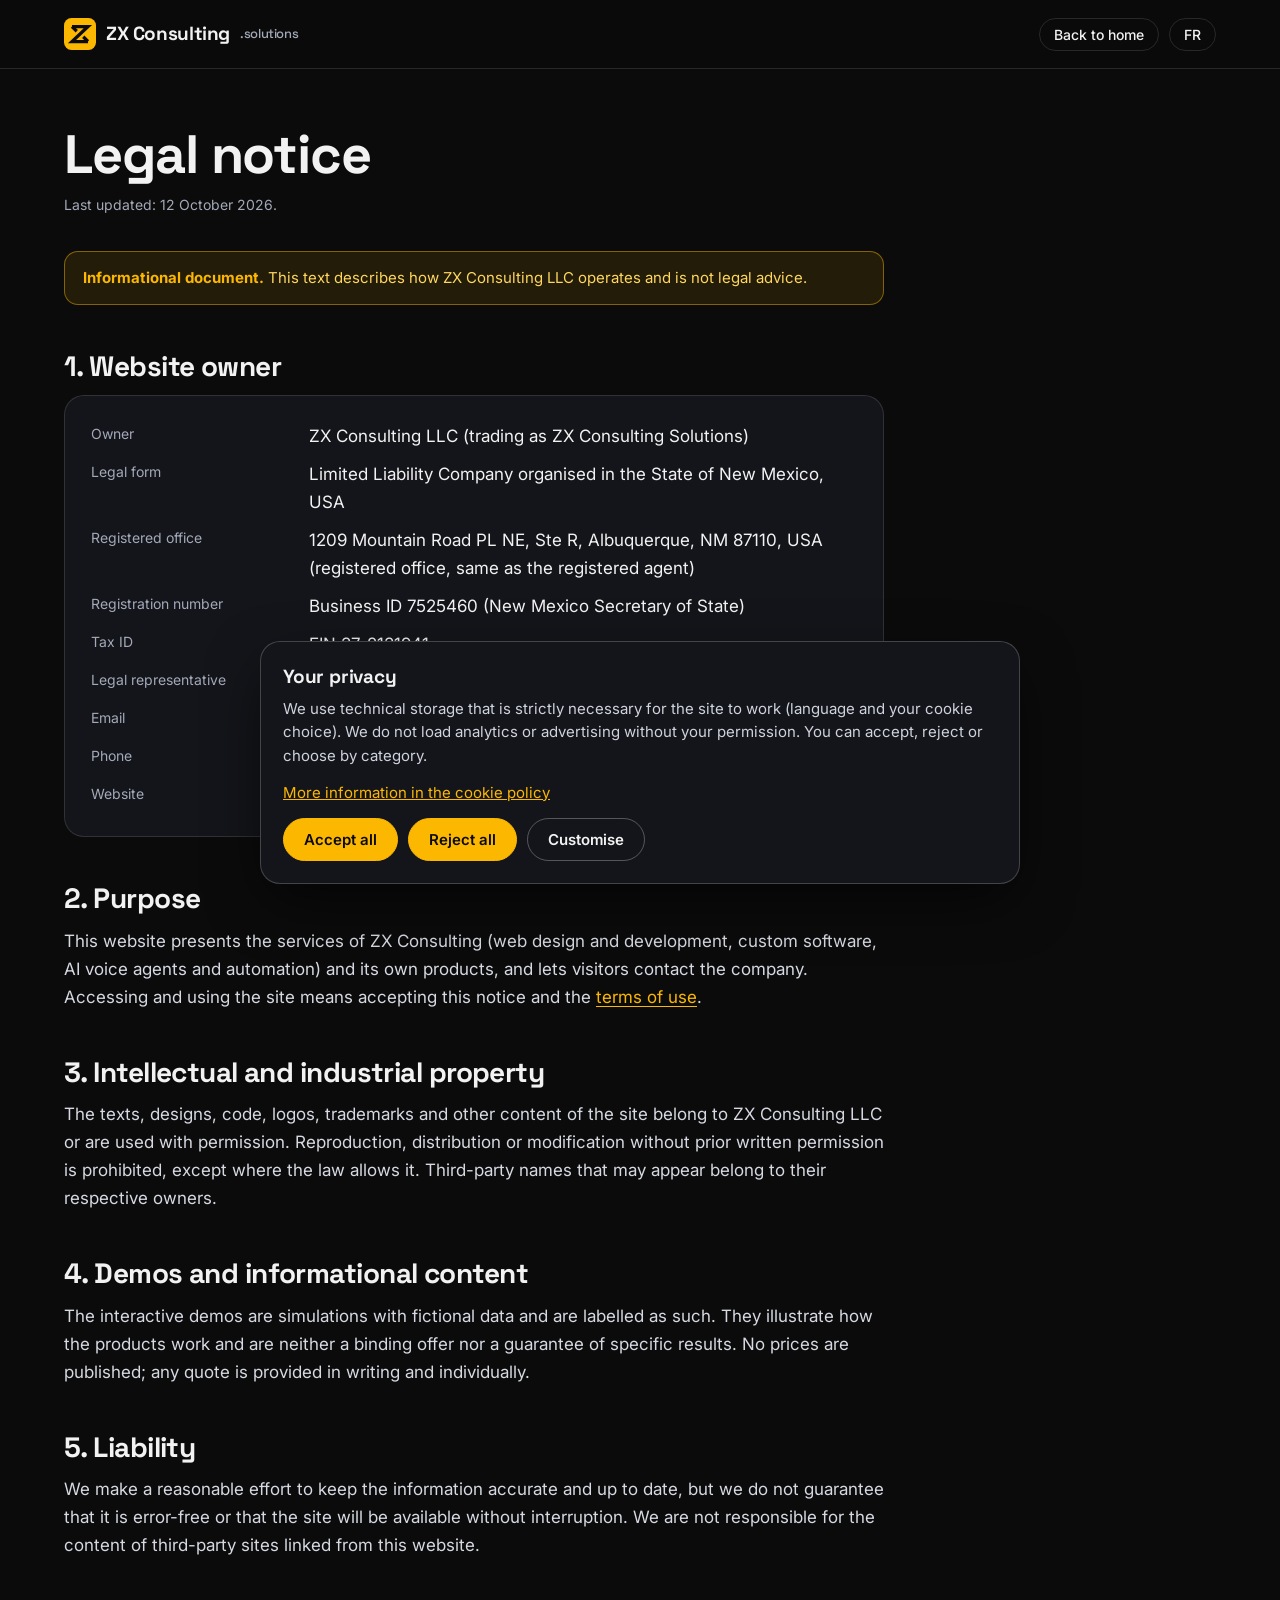
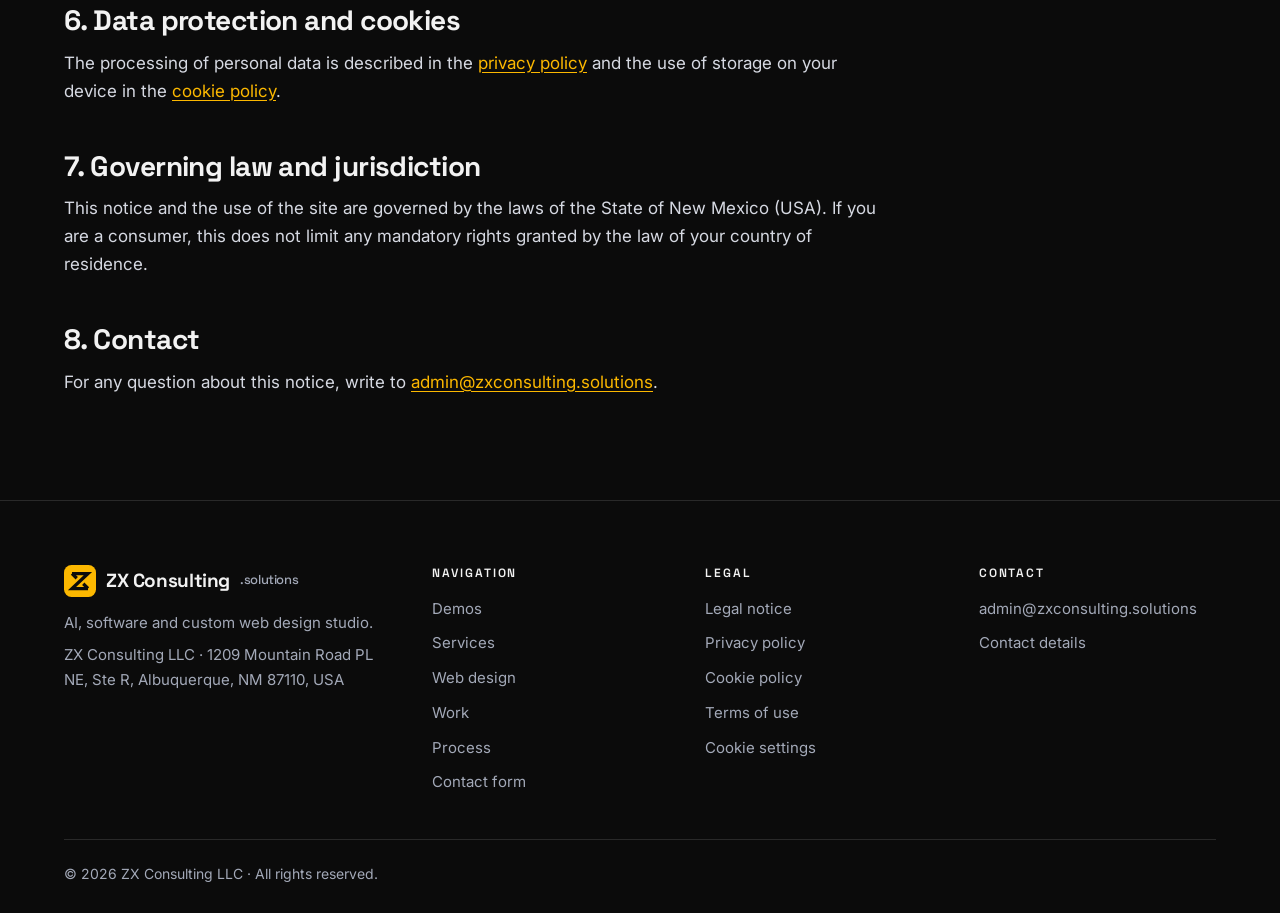
<file: aviso-legal.html>
<!doctype html>
<html lang="es">
<head>
<meta charset="utf-8">
<meta name="viewport" content="width=device-width,initial-scale=1">
<title>Aviso legal — ZX Consulting Solutions</title>
<meta name="description" content="Aviso legal de ZX Consulting Solutions: titular del sitio, propiedad intelectual y responsabilidad.">
<link rel="canonical" href="https://zxconsulting.solutions/aviso-legal.html">
<meta property="og:title" content="Aviso legal — ZX Consulting Solutions">
<meta property="og:description" content="Aviso legal de ZX Consulting Solutions: titular del sitio, propiedad intelectual y responsabilidad.">
<meta property="og:type" content="website">
<meta property="og:url" content="https://zxconsulting.solutions/aviso-legal.html">
<meta property="og:image" content="https://zxconsulting.solutions/brand/png/logo-lockup-dark.png">
<meta name="theme-color" content="#fcb800">
<link rel="icon" type="image/svg+xml" href="data:image/svg+xml,%3Csvg xmlns='http://www.w3.org/2000/svg' viewBox='0 0 64 64'%3E%3Crect width='64' height='64' rx='15' fill='%23fcb800'/%3E%3Cg fill='none' stroke='%230b0b0b' stroke-width='6.5' stroke-linejoin='miter' stroke-miterlimit='10'%3E%3Cpath d='M16 17h32L16 47h32'/%3E%3Cpath d='M16 17l9.5 9.5M38.5 37.5 48 47'/%3E%3C/g%3E%3C/svg%3E">
<link rel="icon" type="image/png" sizes="64x64" href="brand/png/logo-mark-64.png">
<link rel="apple-touch-icon" href="brand/png/logo-mark-256.png">
<link rel="preconnect" href="https://fonts.googleapis.com">
<link rel="preconnect" href="https://fonts.gstatic.com" crossorigin>
<link href="https://fonts.googleapis.com/css2?family=Inter:wght@400;500;600&family=Space+Grotesk:wght@500;600;700&display=swap" rel="stylesheet">
<link rel="stylesheet" href="site.css">
</head>
<body class="pg" data-pg data-t-es="Aviso legal — ZX Consulting Solutions" data-t-en="Legal notice — ZX Consulting Solutions">
<a class="skip" href="#main" data-zs="skip">Saltar al contenido</a>
<header class="tb"><div class="wrap">
  <a class="logo" href="index.html#top"><svg viewBox="0 0 64 64" aria-hidden="true"><rect width="64" height="64" rx="15" fill="#fcb800"/><g fill="none" stroke="#0b0b0b" stroke-width="6.5" stroke-linejoin="miter" stroke-miterlimit="10"><path d="M16 17h32L16 47h32"/><path d="M16 17l9.5 9.5M38.5 37.5 48 47"/></g></svg>ZX Consulting <small>.solutions</small></a>
  <div class="tb-r"><a class="pill" href="index.html" data-zs="home">Volver al inicio</a><button type="button" class="pill" id="lang" aria-label="EN · Cambiar idioma a inglés">EN</button></div>
</div></header>
<main id="main"><div class="wrap"><article class="doc">
<h1><span data-lang="es">Aviso legal</span><span data-lang="en">Legal notice</span></h1>
<p class="upd"><span data-lang="es">Última actualización: 12 de octubre de 2026.</span><span data-lang="en">Last updated: 12 October 2026.</span></p>
<div class="draft" data-zs="draft" data-zs-html role="note"></div>
<div data-lang="es">

<h2>1. Titular del sitio web</h2>
<div class="card2"><dl>
<dt>Titular</dt><dd>ZX Consulting LLC (nombre comercial: ZX Consulting Solutions)</dd>
<dt>Forma jurídica</dt><dd>Limited Liability Company constituida en el estado de New Mexico, EE. UU.</dd>
<dt>Domicilio social</dt><dd>1209 Mountain Road PL NE, Ste R, Albuquerque, NM 87110, EE. UU. (domicilio social, el mismo del agente registrado)</dd>
<dt>Número de registro</dt><dd>Business ID 7525460 (Secretary of State de New Mexico)</dd>
<dt>Identificación fiscal</dt><dd>EIN 37-2131941</dd>
<dt>Representante legal</dt><dd>Morgan Gibella (manager único)</dd>
<dt>Correo electrónico</dt><dd><a href="mailto:admin@zxconsulting.solutions">admin@zxconsulting.solutions</a></dd>
<dt>Teléfono</dt><dd>No se atiende por teléfono; el contacto es por correo electrónico o formulario.</dd>
<dt>Sitio web</dt><dd>https://zxconsulting.solutions</dd>
</dl></div>
<h2>2. Objeto</h2>
<p>Este sitio web presenta los servicios de ZX Consulting (diseño y creación de páginas web, software a medida, agentes de voz con IA y automatización) y sus productos propios, y permite contactar con la empresa. El acceso y uso del sitio implica la aceptación de este aviso y de las <a href="condiciones.html">condiciones de uso</a>.</p>
<h2>3. Propiedad intelectual e industrial</h2>
<p>Los textos, diseños, código, logotipos, marcas y demás contenidos del sitio son titularidad de ZX Consulting LLC o se usan con la debida autorización. Queda prohibida su reproducción, distribución o transformación sin permiso previo y por escrito, salvo en los casos permitidos por la ley. Los nombres de terceros que puedan aparecer pertenecen a sus respectivos propietarios.</p>
<h2>4. Demos y contenido informativo</h2>
<p>Las demos interactivas son simulaciones con datos ficticios y están rotuladas como tales. Sirven para ilustrar el funcionamiento de los productos y no constituyen una oferta vinculante ni garantizan resultados concretos. No se publican precios; cualquier presupuesto se facilita por escrito y de forma individual.</p>
<h2>5. Responsabilidad</h2>
<p>Hacemos un esfuerzo razonable para que la información sea correcta y esté actualizada, pero no garantizamos la ausencia de errores ni la disponibilidad ininterrumpida del sitio. No nos hacemos responsables del contenido de sitios de terceros enlazados desde esta web.</p>
<h2>6. Protección de datos y cookies</h2>
<p>El tratamiento de datos personales se describe en la <a href="privacidad.html">política de privacidad</a> y el uso de almacenamiento en el dispositivo, en la <a href="cookies.html">política de cookies</a>.</p>
<h2>7. Legislación aplicable y jurisdicción</h2>
<p>Este aviso y el uso del sitio se rigen por las leyes del Estado de New Mexico (EE. UU.). Si eres consumidor, esto no limita los derechos imperativos que te reconozca la normativa de tu país de residencia.</p>
<h2>8. Contacto</h2>
<p>Para cualquier consulta sobre este aviso, escribe a <a href="mailto:admin@zxconsulting.solutions">admin@zxconsulting.solutions</a>.</p>
</div><div data-lang="en">

<h2>1. Website owner</h2>
<div class="card2"><dl>
<dt>Owner</dt><dd>ZX Consulting LLC (trading as ZX Consulting Solutions)</dd>
<dt>Legal form</dt><dd>Limited Liability Company organised in the State of New Mexico, USA</dd>
<dt>Registered office</dt><dd>1209 Mountain Road PL NE, Ste R, Albuquerque, NM 87110, USA (registered office, same as the registered agent)</dd>
<dt>Registration number</dt><dd>Business ID 7525460 (New Mexico Secretary of State)</dd>
<dt>Tax ID</dt><dd>EIN 37-2131941</dd>
<dt>Legal representative</dt><dd>Morgan Gibella (sole manager)</dd>
<dt>Email</dt><dd><a href="mailto:admin@zxconsulting.solutions">admin@zxconsulting.solutions</a></dd>
<dt>Phone</dt><dd>Not offered by phone; contact is by email or the contact form.</dd>
<dt>Website</dt><dd>https://zxconsulting.solutions</dd>
</dl></div>
<h2>2. Purpose</h2>
<p>This website presents the services of ZX Consulting (web design and development, custom software, AI voice agents and automation) and its own products, and lets visitors contact the company. Accessing and using the site means accepting this notice and the <a href="condiciones.html">terms of use</a>.</p>
<h2>3. Intellectual and industrial property</h2>
<p>The texts, designs, code, logos, trademarks and other content of the site belong to ZX Consulting LLC or are used with permission. Reproduction, distribution or modification without prior written permission is prohibited, except where the law allows it. Third-party names that may appear belong to their respective owners.</p>
<h2>4. Demos and informational content</h2>
<p>The interactive demos are simulations with fictional data and are labelled as such. They illustrate how the products work and are neither a binding offer nor a guarantee of specific results. No prices are published; any quote is provided in writing and individually.</p>
<h2>5. Liability</h2>
<p>We make a reasonable effort to keep the information accurate and up to date, but we do not guarantee that it is error-free or that the site will be available without interruption. We are not responsible for the content of third-party sites linked from this website.</p>
<h2>6. Data protection and cookies</h2>
<p>The processing of personal data is described in the <a href="privacidad.html">privacy policy</a> and the use of storage on your device in the <a href="cookies.html">cookie policy</a>.</p>
<h2>7. Governing law and jurisdiction</h2>
<p>This notice and the use of the site are governed by the laws of the State of New Mexico (USA). If you are a consumer, this does not limit any mandatory rights granted by the law of your country of residence.</p>
<h2>8. Contact</h2>
<p>For any question about this notice, write to <a href="mailto:admin@zxconsulting.solutions">admin@zxconsulting.solutions</a>.</p>
</div>
</article></div></main>
<footer class="sf" id="footer"><div class="wrap">
  <div class="sf-grid">
    <div>
      <a class="logo" href="index.html#top"><svg viewBox="0 0 64 64" aria-hidden="true"><rect width="64" height="64" rx="15" fill="#fcb800"/><g fill="none" stroke="#0b0b0b" stroke-width="6.5" stroke-linejoin="miter" stroke-miterlimit="10"><path d="M16 17h32L16 47h32"/><path d="M16 17l9.5 9.5M38.5 37.5 48 47"/></g></svg>ZX Consulting <small>.solutions</small></a>
      <p data-zs="f_about">Estudio de IA, software y diseño web a medida.</p>
      <p>ZX Consulting LLC · 1209 Mountain Road PL NE, Ste R, Albuquerque, NM 87110, USA</p>
    </div>
    <nav aria-label="Navegación">
      <h2 data-zs="f_nav">Navegación</h2>
      <ul>
        <li><a href="index.html#demos" data-zs="n_demos">Demos</a></li>
        <li><a href="index.html#services" data-zs="n_services">Servicios</a></li>
        <li><a href="index.html#webs" data-zs="n_webs">Diseño web</a></li>
        <li><a href="index.html#work" data-zs="n_work">Proyectos</a></li>
        <li><a href="index.html#process" data-zs="n_process">Método</a></li>
        <li><a href="index.html#contact" data-zs="n_contact">Formulario de contacto</a></li>
      </ul>
    </nav>
    <nav aria-label="Legal">
      <h2 data-zs="f_legal">Legal</h2>
      <ul>
        <li><a href="aviso-legal.html" data-zs="l_aviso">Aviso legal</a></li>
        <li><a href="privacidad.html" data-zs="l_priv">Política de privacidad</a></li>
        <li><a href="cookies.html" data-zs="l_cook">Política de cookies</a></li>
        <li><a href="condiciones.html" data-zs="l_cond">Condiciones de uso</a></li>
        <li><button type="button" class="lk" data-cookie-settings data-zs="l_cookset">Configurar cookies</button></li>
      </ul>
    </nav>
    <div>
      <h2 data-zs="f_contact">Contacto</h2>
      <ul>
        <li><a href="mailto:admin@zxconsulting.solutions">admin@zxconsulting.solutions</a></li>
        <li><a href="contacto.html" data-zs="l_contact">Datos de contacto</a></li>
      </ul>
    </div>
  </div>
  <div class="sf-bot"><span>© <span class="js-year">2026</span> ZX Consulting LLC · <span data-zs="rights">Todos los derechos reservados.</span></span></div>
</div></footer>
<script src="site.js"></script>
</body>
</html>
</file>
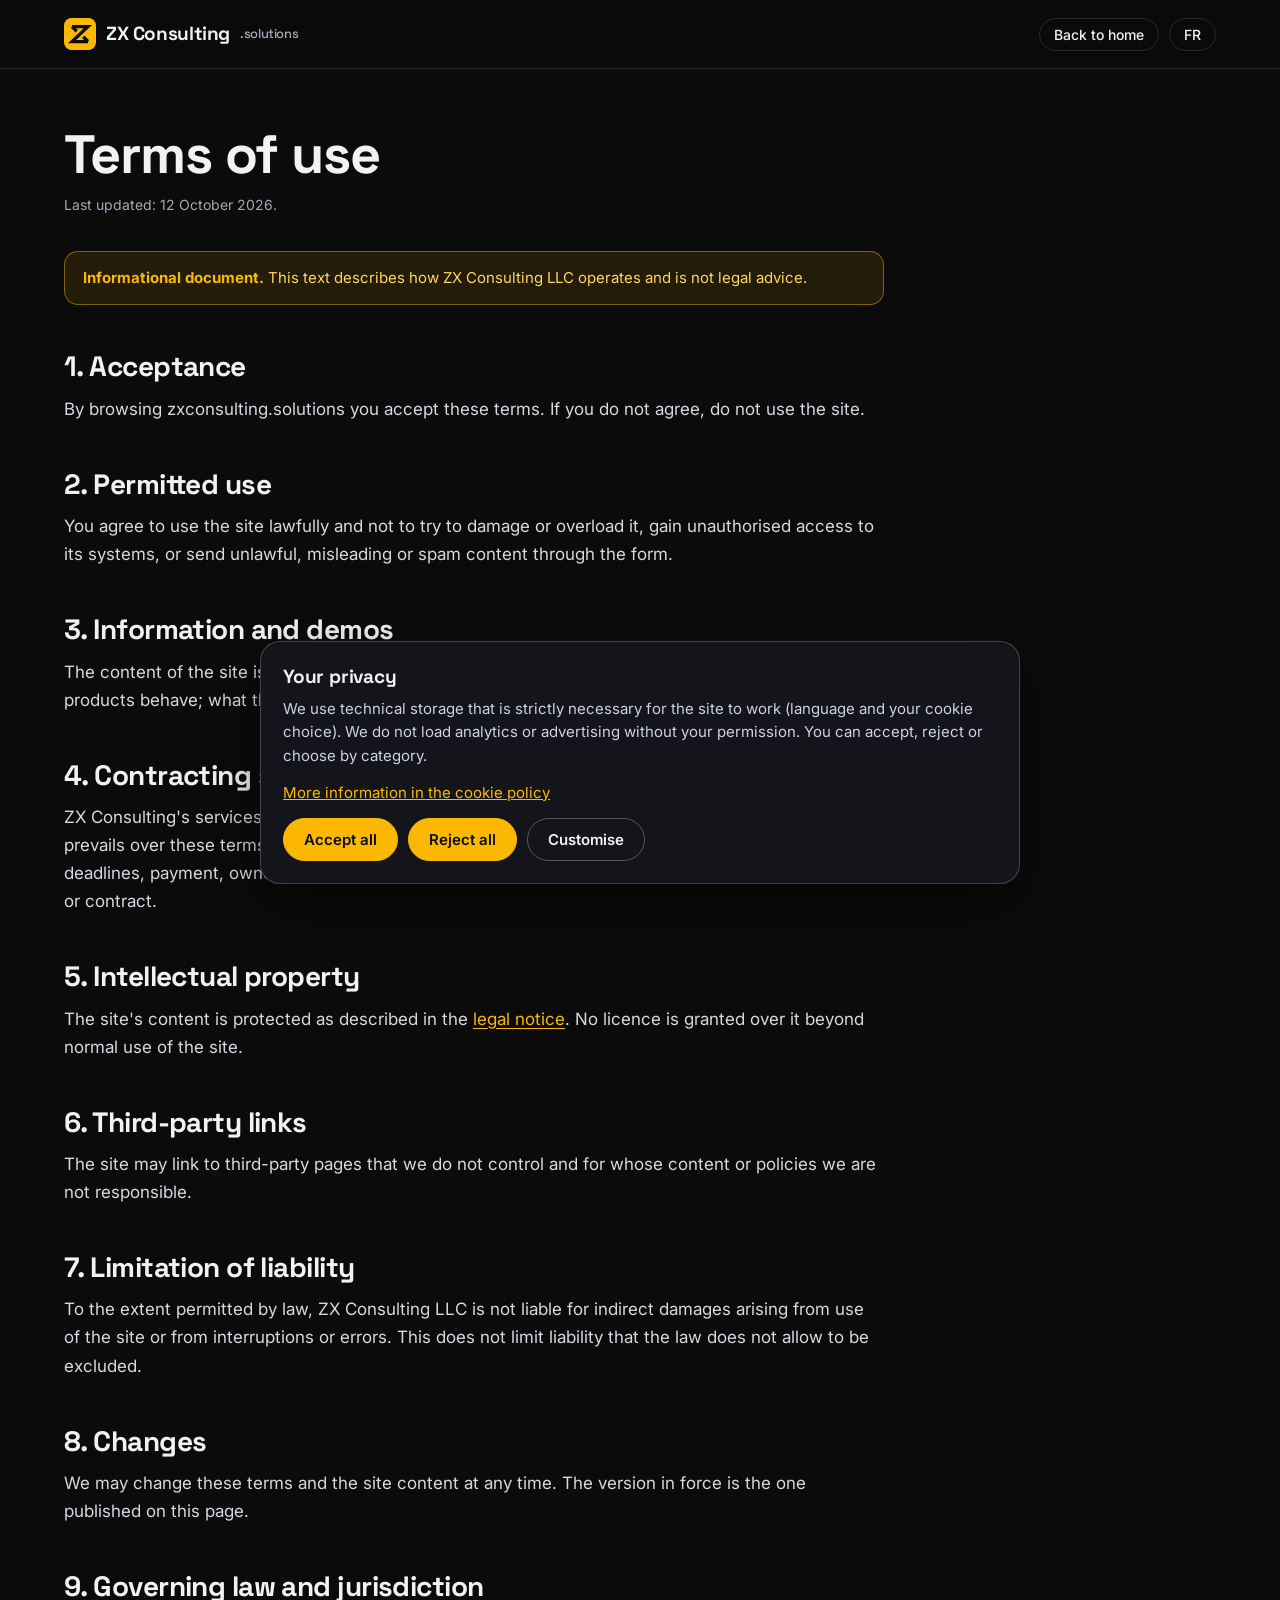
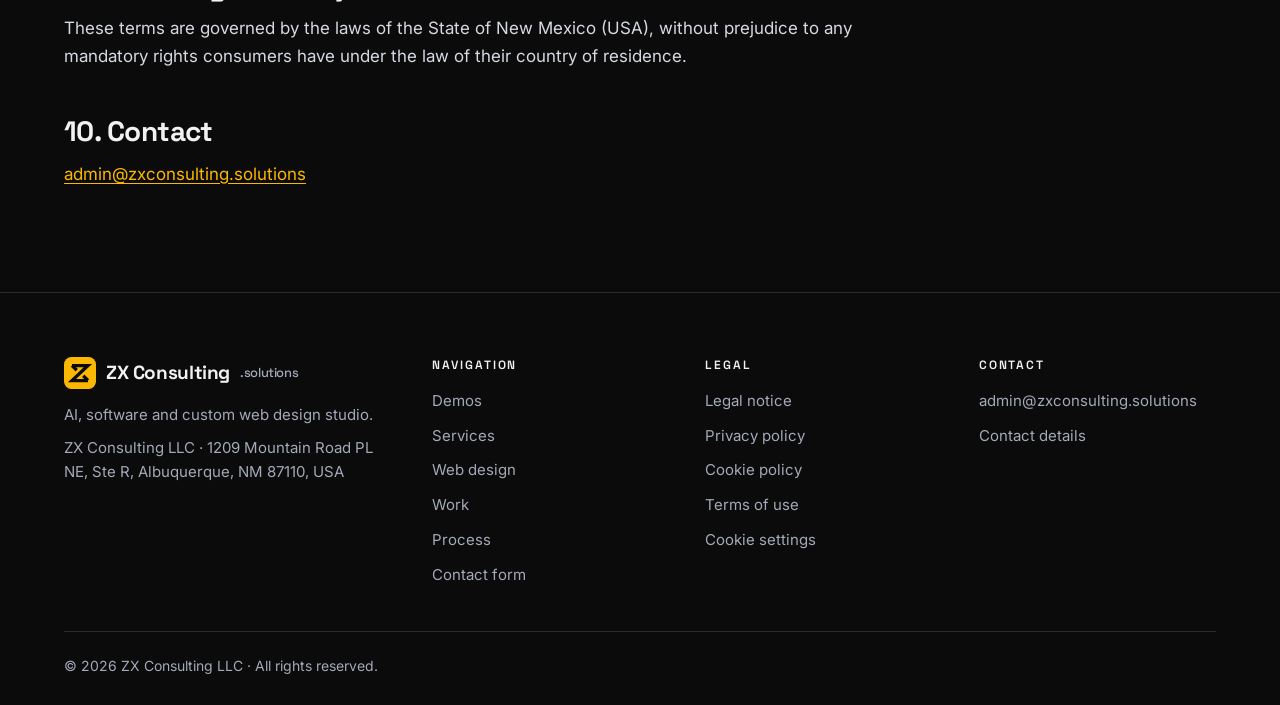
<file: condiciones.html>
<!doctype html>
<html lang="es">
<head>
<meta charset="utf-8">
<meta name="viewport" content="width=device-width,initial-scale=1">
<title>Condiciones de uso — ZX Consulting Solutions</title>
<meta name="description" content="Condiciones de uso del sitio web de ZX Consulting Solutions.">
<link rel="canonical" href="https://zxconsulting.solutions/condiciones.html">
<meta property="og:title" content="Condiciones de uso — ZX Consulting Solutions">
<meta property="og:description" content="Condiciones de uso del sitio web de ZX Consulting Solutions.">
<meta property="og:type" content="website">
<meta property="og:url" content="https://zxconsulting.solutions/condiciones.html">
<meta property="og:image" content="https://zxconsulting.solutions/brand/png/logo-lockup-dark.png">
<meta name="theme-color" content="#fcb800">
<link rel="icon" type="image/svg+xml" href="data:image/svg+xml,%3Csvg xmlns='http://www.w3.org/2000/svg' viewBox='0 0 64 64'%3E%3Crect width='64' height='64' rx='15' fill='%23fcb800'/%3E%3Cg fill='none' stroke='%230b0b0b' stroke-width='6.5' stroke-linejoin='miter' stroke-miterlimit='10'%3E%3Cpath d='M16 17h32L16 47h32'/%3E%3Cpath d='M16 17l9.5 9.5M38.5 37.5 48 47'/%3E%3C/g%3E%3C/svg%3E">
<link rel="icon" type="image/png" sizes="64x64" href="brand/png/logo-mark-64.png">
<link rel="apple-touch-icon" href="brand/png/logo-mark-256.png">
<link rel="preconnect" href="https://fonts.googleapis.com">
<link rel="preconnect" href="https://fonts.gstatic.com" crossorigin>
<link href="https://fonts.googleapis.com/css2?family=Inter:wght@400;500;600&family=Space+Grotesk:wght@500;600;700&display=swap" rel="stylesheet">
<link rel="stylesheet" href="site.css">
</head>
<body class="pg" data-pg data-t-es="Condiciones de uso — ZX Consulting Solutions" data-t-en="Terms of use — ZX Consulting Solutions">
<a class="skip" href="#main" data-zs="skip">Saltar al contenido</a>
<header class="tb"><div class="wrap">
  <a class="logo" href="index.html#top"><svg viewBox="0 0 64 64" aria-hidden="true"><rect width="64" height="64" rx="15" fill="#fcb800"/><g fill="none" stroke="#0b0b0b" stroke-width="6.5" stroke-linejoin="miter" stroke-miterlimit="10"><path d="M16 17h32L16 47h32"/><path d="M16 17l9.5 9.5M38.5 37.5 48 47"/></g></svg>ZX Consulting <small>.solutions</small></a>
  <div class="tb-r"><a class="pill" href="index.html" data-zs="home">Volver al inicio</a><button type="button" class="pill" id="lang" aria-label="EN · Cambiar idioma a inglés">EN</button></div>
</div></header>
<main id="main"><div class="wrap"><article class="doc">
<h1><span data-lang="es">Condiciones de uso</span><span data-lang="en">Terms of use</span></h1>
<p class="upd"><span data-lang="es">Última actualización: 12 de octubre de 2026.</span><span data-lang="en">Last updated: 12 October 2026.</span></p>
<div class="draft" data-zs="draft" data-zs-html role="note"></div>
<div data-lang="es">

<h2>1. Aceptación</h2>
<p>Al navegar por zxconsulting.solutions aceptas estas condiciones. Si no estás de acuerdo, no uses el sitio.</p>
<h2>2. Uso permitido</h2>
<p>Te comprometes a usar el sitio de forma lícita y a no intentar dañarlo, sobrecargarlo, acceder sin autorización a sus sistemas ni enviar contenido ilícito, engañoso o con fines de spam a través del formulario.</p>
<h2>3. Información y demos</h2>
<p>El contenido del sitio tiene carácter informativo. Las demos usan datos ficticios y simulan el comportamiento de los productos; lo que muestran no constituye una oferta, garantía ni compromiso de resultados.</p>
<h2>4. Contratación de servicios</h2>
<p>Los servicios de ZX Consulting se contratan mediante una propuesta o contrato individual y por escrito, que prevalece sobre estas condiciones. Enviar el formulario de contacto no obliga a ninguna de las partes a contratar. Los precios, plazos, forma de pago, propiedad del trabajo entregado, mantenimiento y desistimiento se fijan en esa propuesta o contrato.</p>
<h2>5. Propiedad intelectual</h2>
<p>Los contenidos del sitio están protegidos según se indica en el <a href="aviso-legal.html">aviso legal</a>. No se concede ninguna licencia sobre ellos más allá del uso normal del sitio.</p>
<h2>6. Enlaces a terceros</h2>
<p>El sitio puede enlazar a páginas de terceros sobre las que no tenemos control y de cuyo contenido o políticas no respondemos.</p>
<h2>7. Limitación de responsabilidad</h2>
<p>En la medida permitida por la ley, ZX Consulting LLC no responde de daños indirectos derivados del uso del sitio ni de interrupciones o errores del mismo. Esto no limita la responsabilidad que la ley no permita excluir.</p>
<h2>8. Modificaciones</h2>
<p>Podemos modificar estas condiciones y el contenido del sitio en cualquier momento. La versión vigente es la publicada en esta página.</p>
<h2>9. Ley aplicable y jurisdicción</h2>
<p>Estas condiciones se rigen por las leyes del Estado de New Mexico (EE. UU.), sin perjuicio de los derechos imperativos que correspondan a los consumidores según la normativa de su país de residencia.</p>
<h2>10. Contacto</h2>
<p><a href="mailto:admin@zxconsulting.solutions">admin@zxconsulting.solutions</a></p>
</div><div data-lang="en">

<h2>1. Acceptance</h2>
<p>By browsing zxconsulting.solutions you accept these terms. If you do not agree, do not use the site.</p>
<h2>2. Permitted use</h2>
<p>You agree to use the site lawfully and not to try to damage or overload it, gain unauthorised access to its systems, or send unlawful, misleading or spam content through the form.</p>
<h2>3. Information and demos</h2>
<p>The content of the site is for information only. The demos use fictional data and simulate how the products behave; what they show is not an offer, a warranty or a commitment to results.</p>
<h2>4. Contracting services</h2>
<p>ZX Consulting's services are contracted through an individual written proposal or contract, which prevails over these terms. Submitting the contact form does not oblige either party to contract. Prices, deadlines, payment, ownership of delivered work, maintenance and withdrawal are set in that proposal or contract.</p>
<h2>5. Intellectual property</h2>
<p>The site's content is protected as described in the <a href="aviso-legal.html">legal notice</a>. No licence is granted over it beyond normal use of the site.</p>
<h2>6. Third-party links</h2>
<p>The site may link to third-party pages that we do not control and for whose content or policies we are not responsible.</p>
<h2>7. Limitation of liability</h2>
<p>To the extent permitted by law, ZX Consulting LLC is not liable for indirect damages arising from use of the site or from interruptions or errors. This does not limit liability that the law does not allow to be excluded.</p>
<h2>8. Changes</h2>
<p>We may change these terms and the site content at any time. The version in force is the one published on this page.</p>
<h2>9. Governing law and jurisdiction</h2>
<p>These terms are governed by the laws of the State of New Mexico (USA), without prejudice to any mandatory rights consumers have under the law of their country of residence.</p>
<h2>10. Contact</h2>
<p><a href="mailto:admin@zxconsulting.solutions">admin@zxconsulting.solutions</a></p>
</div>
</article></div></main>
<footer class="sf" id="footer"><div class="wrap">
  <div class="sf-grid">
    <div>
      <a class="logo" href="index.html#top"><svg viewBox="0 0 64 64" aria-hidden="true"><rect width="64" height="64" rx="15" fill="#fcb800"/><g fill="none" stroke="#0b0b0b" stroke-width="6.5" stroke-linejoin="miter" stroke-miterlimit="10"><path d="M16 17h32L16 47h32"/><path d="M16 17l9.5 9.5M38.5 37.5 48 47"/></g></svg>ZX Consulting <small>.solutions</small></a>
      <p data-zs="f_about">Estudio de IA, software y diseño web a medida.</p>
      <p>ZX Consulting LLC · 1209 Mountain Road PL NE, Ste R, Albuquerque, NM 87110, USA</p>
    </div>
    <nav aria-label="Navegación">
      <h2 data-zs="f_nav">Navegación</h2>
      <ul>
        <li><a href="index.html#demos" data-zs="n_demos">Demos</a></li>
        <li><a href="index.html#services" data-zs="n_services">Servicios</a></li>
        <li><a href="index.html#webs" data-zs="n_webs">Diseño web</a></li>
        <li><a href="index.html#work" data-zs="n_work">Proyectos</a></li>
        <li><a href="index.html#process" data-zs="n_process">Método</a></li>
        <li><a href="index.html#contact" data-zs="n_contact">Formulario de contacto</a></li>
      </ul>
    </nav>
    <nav aria-label="Legal">
      <h2 data-zs="f_legal">Legal</h2>
      <ul>
        <li><a href="aviso-legal.html" data-zs="l_aviso">Aviso legal</a></li>
        <li><a href="privacidad.html" data-zs="l_priv">Política de privacidad</a></li>
        <li><a href="cookies.html" data-zs="l_cook">Política de cookies</a></li>
        <li><a href="condiciones.html" data-zs="l_cond">Condiciones de uso</a></li>
        <li><button type="button" class="lk" data-cookie-settings data-zs="l_cookset">Configurar cookies</button></li>
      </ul>
    </nav>
    <div>
      <h2 data-zs="f_contact">Contacto</h2>
      <ul>
        <li><a href="mailto:admin@zxconsulting.solutions">admin@zxconsulting.solutions</a></li>
        <li><a href="contacto.html" data-zs="l_contact">Datos de contacto</a></li>
      </ul>
    </div>
  </div>
  <div class="sf-bot"><span>© <span class="js-year">2026</span> ZX Consulting LLC · <span data-zs="rights">Todos los derechos reservados.</span></span></div>
</div></footer>
<script src="site.js"></script>
</body>
</html>
</file>
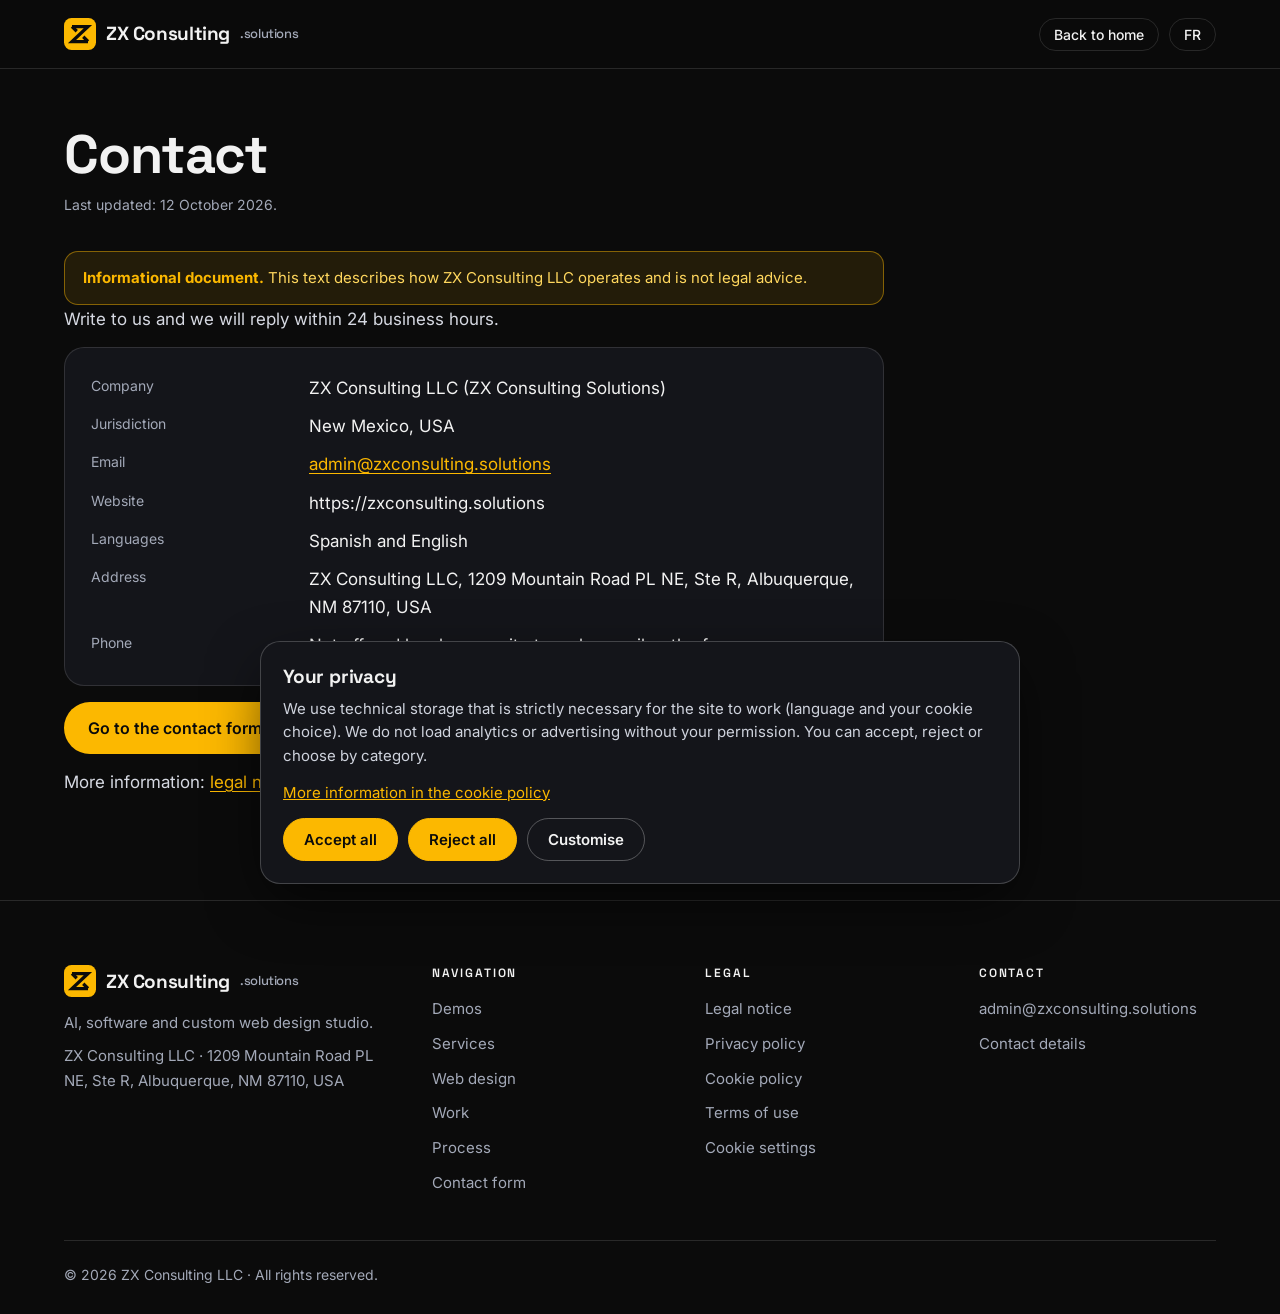
<file: contacto.html>
<!doctype html>
<html lang="es">
<head>
<meta charset="utf-8">
<meta name="viewport" content="width=device-width,initial-scale=1">
<title>Contacto — ZX Consulting Solutions</title>
<meta name="description" content="Datos de contacto de ZX Consulting Solutions: correo, jurisdicción y formulario.">
<link rel="canonical" href="https://zxconsulting.solutions/contacto.html">
<meta property="og:title" content="Contacto — ZX Consulting Solutions">
<meta property="og:description" content="Datos de contacto de ZX Consulting Solutions: correo, jurisdicción y formulario.">
<meta property="og:type" content="website">
<meta property="og:url" content="https://zxconsulting.solutions/contacto.html">
<meta property="og:image" content="https://zxconsulting.solutions/brand/png/logo-lockup-dark.png">
<meta name="theme-color" content="#fcb800">
<link rel="icon" type="image/svg+xml" href="data:image/svg+xml,%3Csvg xmlns='http://www.w3.org/2000/svg' viewBox='0 0 64 64'%3E%3Crect width='64' height='64' rx='15' fill='%23fcb800'/%3E%3Cg fill='none' stroke='%230b0b0b' stroke-width='6.5' stroke-linejoin='miter' stroke-miterlimit='10'%3E%3Cpath d='M16 17h32L16 47h32'/%3E%3Cpath d='M16 17l9.5 9.5M38.5 37.5 48 47'/%3E%3C/g%3E%3C/svg%3E">
<link rel="icon" type="image/png" sizes="64x64" href="brand/png/logo-mark-64.png">
<link rel="apple-touch-icon" href="brand/png/logo-mark-256.png">
<link rel="preconnect" href="https://fonts.googleapis.com">
<link rel="preconnect" href="https://fonts.gstatic.com" crossorigin>
<link href="https://fonts.googleapis.com/css2?family=Inter:wght@400;500;600&family=Space+Grotesk:wght@500;600;700&display=swap" rel="stylesheet">
<link rel="stylesheet" href="site.css">
<script type="application/ld+json">{"@context":"https://schema.org","@type":"ContactPage","name":"Contacto — ZX Consulting Solutions","url":"https://zxconsulting.solutions/contacto.html","mainEntity":{"@type":"Organization","name":"ZX Consulting Solutions","legalName":"ZX Consulting LLC","url":"https://zxconsulting.solutions/","email":"admin@zxconsulting.solutions","address":{"@type":"PostalAddress","streetAddress":"1209 Mountain Road PL NE, Ste R","addressLocality":"Albuquerque","addressRegion":"NM","postalCode":"87110","addressCountry":"US"}}}</script>
</head>
<body class="pg" data-pg data-t-es="Contacto — ZX Consulting Solutions" data-t-en="Contact — ZX Consulting Solutions">
<a class="skip" href="#main" data-zs="skip">Saltar al contenido</a>
<header class="tb"><div class="wrap">
  <a class="logo" href="index.html#top"><svg viewBox="0 0 64 64" aria-hidden="true"><rect width="64" height="64" rx="15" fill="#fcb800"/><g fill="none" stroke="#0b0b0b" stroke-width="6.5" stroke-linejoin="miter" stroke-miterlimit="10"><path d="M16 17h32L16 47h32"/><path d="M16 17l9.5 9.5M38.5 37.5 48 47"/></g></svg>ZX Consulting <small>.solutions</small></a>
  <div class="tb-r"><a class="pill" href="index.html" data-zs="home">Volver al inicio</a><button type="button" class="pill" id="lang" aria-label="EN · Cambiar idioma a inglés">EN</button></div>
</div></header>
<main id="main"><div class="wrap"><article class="doc">
<h1><span data-lang="es">Contacto</span><span data-lang="en">Contact</span></h1>
<p class="upd"><span data-lang="es">Última actualización: 12 de octubre de 2026.</span><span data-lang="en">Last updated: 12 October 2026.</span></p>
<div class="draft" data-zs="draft" data-zs-html role="note"></div>
<div data-lang="es">

<p>Escríbenos y te respondemos en menos de 24 horas laborables.</p>
<div class="card2"><dl>
<dt>Empresa</dt><dd>ZX Consulting LLC (ZX Consulting Solutions)</dd>
<dt>Jurisdicción</dt><dd>New Mexico, EE. UU.</dd>
<dt>Correo electrónico</dt><dd><a href="mailto:admin@zxconsulting.solutions">admin@zxconsulting.solutions</a></dd>
<dt>Sitio web</dt><dd>https://zxconsulting.solutions</dd>
<dt>Idiomas</dt><dd>Español e inglés</dd>
<dt>Dirección</dt><dd>ZX Consulting LLC, 1209 Mountain Road PL NE, Ste R, Albuquerque, NM 87110, EE. UU.</dd>
<dt>Teléfono</dt><dd>No se atiende por teléfono; escríbenos por correo o formulario.</dd>
</dl></div>
<p><a class="btn2" href="index.html#contact">Ir al formulario de contacto →</a></p>
<p>Más información: <a href="aviso-legal.html">aviso legal</a> · <a href="privacidad.html">política de privacidad</a>.</p>
</div><div data-lang="en">

<p>Write to us and we will reply within 24 business hours.</p>
<div class="card2"><dl>
<dt>Company</dt><dd>ZX Consulting LLC (ZX Consulting Solutions)</dd>
<dt>Jurisdiction</dt><dd>New Mexico, USA</dd>
<dt>Email</dt><dd><a href="mailto:admin@zxconsulting.solutions">admin@zxconsulting.solutions</a></dd>
<dt>Website</dt><dd>https://zxconsulting.solutions</dd>
<dt>Languages</dt><dd>Spanish and English</dd>
<dt>Address</dt><dd>ZX Consulting LLC, 1209 Mountain Road PL NE, Ste R, Albuquerque, NM 87110, USA</dd>
<dt>Phone</dt><dd>Not offered by phone; write to us by email or the form.</dd>
</dl></div>
<p><a class="btn2" href="index.html#contact">Go to the contact form →</a></p>
<p>More information: <a href="aviso-legal.html">legal notice</a> · <a href="privacidad.html">privacy policy</a>.</p>
</div>
</article></div></main>
<footer class="sf" id="footer"><div class="wrap">
  <div class="sf-grid">
    <div>
      <a class="logo" href="index.html#top"><svg viewBox="0 0 64 64" aria-hidden="true"><rect width="64" height="64" rx="15" fill="#fcb800"/><g fill="none" stroke="#0b0b0b" stroke-width="6.5" stroke-linejoin="miter" stroke-miterlimit="10"><path d="M16 17h32L16 47h32"/><path d="M16 17l9.5 9.5M38.5 37.5 48 47"/></g></svg>ZX Consulting <small>.solutions</small></a>
      <p data-zs="f_about">Estudio de IA, software y diseño web a medida.</p>
      <p>ZX Consulting LLC · 1209 Mountain Road PL NE, Ste R, Albuquerque, NM 87110, USA</p>
    </div>
    <nav aria-label="Navegación">
      <h2 data-zs="f_nav">Navegación</h2>
      <ul>
        <li><a href="index.html#demos" data-zs="n_demos">Demos</a></li>
        <li><a href="index.html#services" data-zs="n_services">Servicios</a></li>
        <li><a href="index.html#webs" data-zs="n_webs">Diseño web</a></li>
        <li><a href="index.html#work" data-zs="n_work">Proyectos</a></li>
        <li><a href="index.html#process" data-zs="n_process">Método</a></li>
        <li><a href="index.html#contact" data-zs="n_contact">Formulario de contacto</a></li>
      </ul>
    </nav>
    <nav aria-label="Legal">
      <h2 data-zs="f_legal">Legal</h2>
      <ul>
        <li><a href="aviso-legal.html" data-zs="l_aviso">Aviso legal</a></li>
        <li><a href="privacidad.html" data-zs="l_priv">Política de privacidad</a></li>
        <li><a href="cookies.html" data-zs="l_cook">Política de cookies</a></li>
        <li><a href="condiciones.html" data-zs="l_cond">Condiciones de uso</a></li>
        <li><button type="button" class="lk" data-cookie-settings data-zs="l_cookset">Configurar cookies</button></li>
      </ul>
    </nav>
    <div>
      <h2 data-zs="f_contact">Contacto</h2>
      <ul>
        <li><a href="mailto:admin@zxconsulting.solutions">admin@zxconsulting.solutions</a></li>
        <li><a href="contacto.html" data-zs="l_contact">Datos de contacto</a></li>
      </ul>
    </div>
  </div>
  <div class="sf-bot"><span>© <span class="js-year">2026</span> ZX Consulting LLC · <span data-zs="rights">Todos los derechos reservados.</span></span></div>
</div></footer>
<script src="site.js"></script>
</body>
</html>
</file>
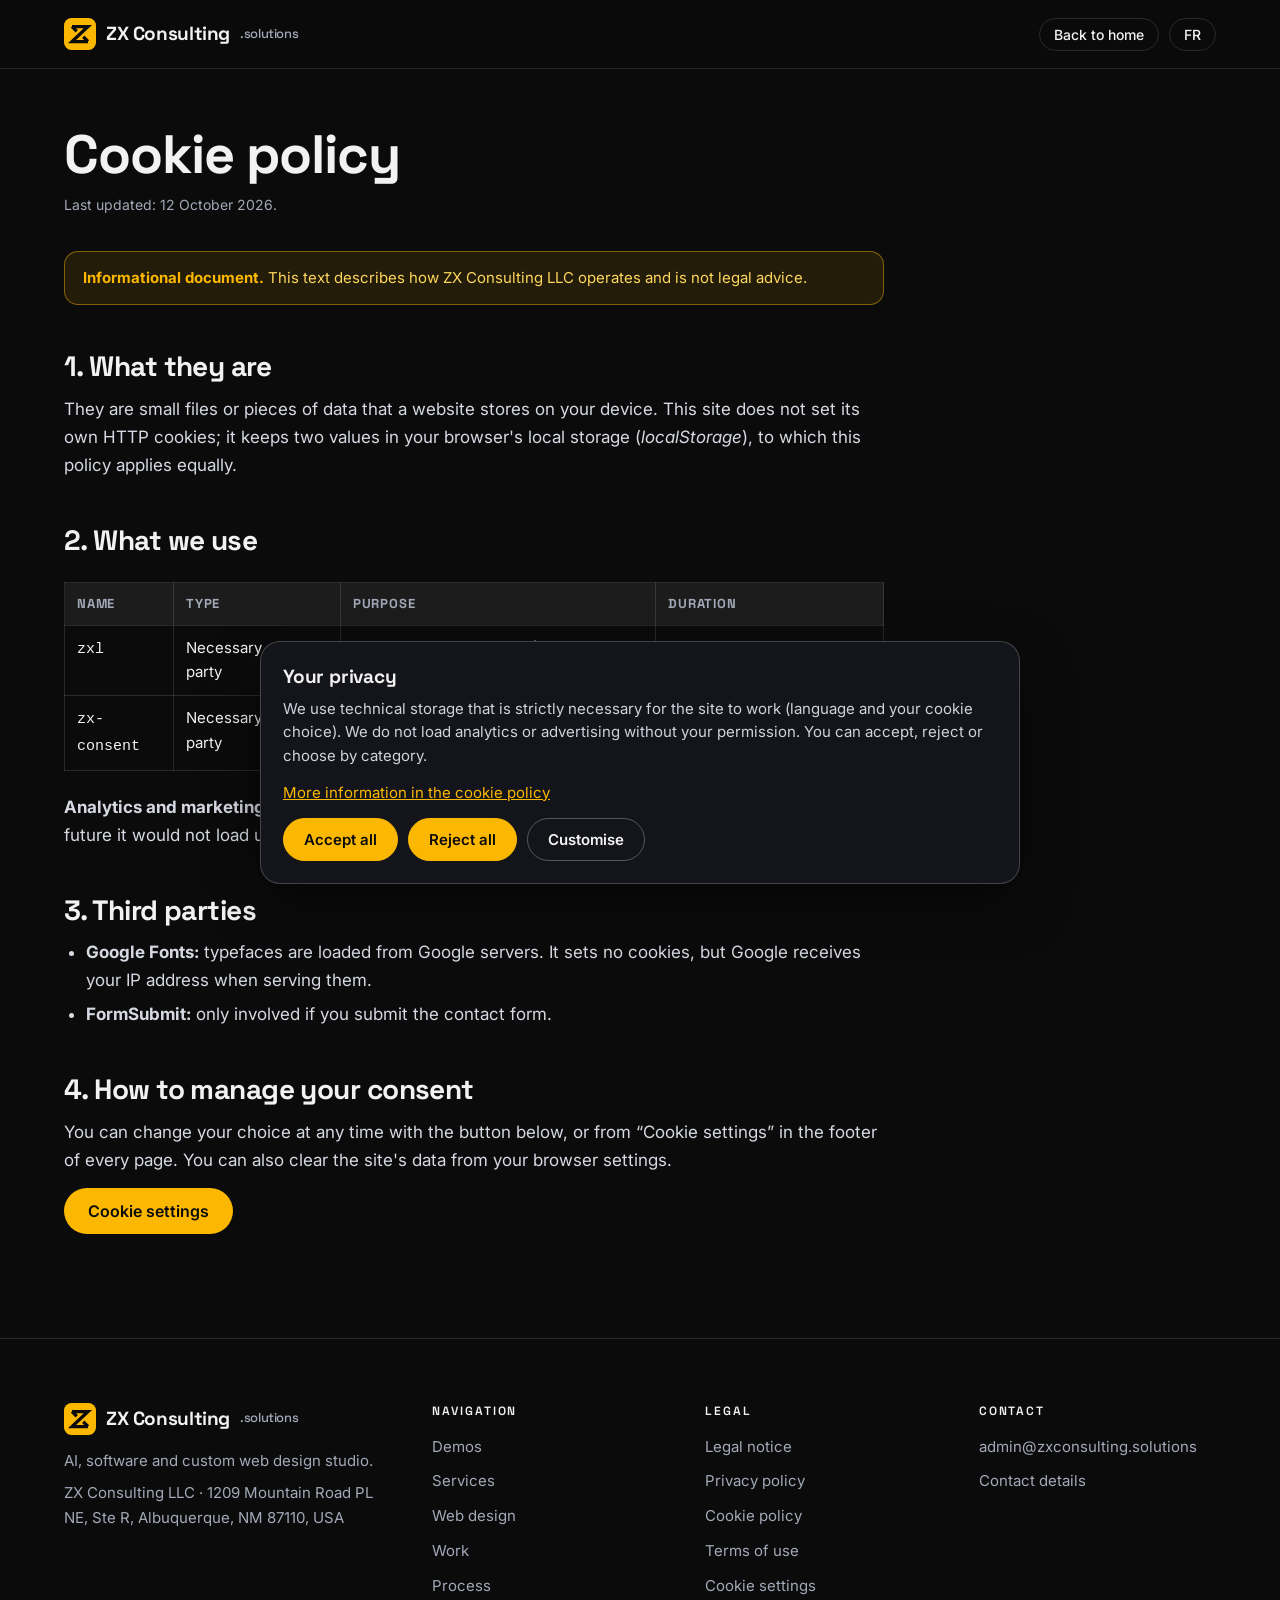
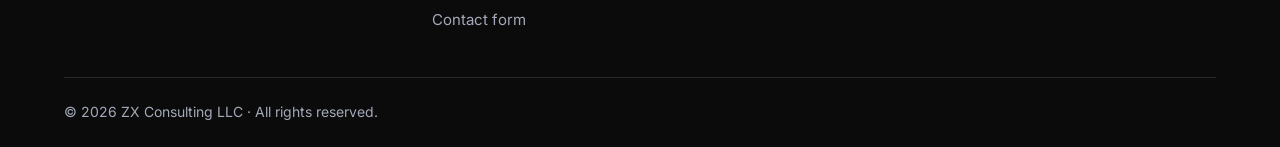
<file: cookies.html>
<!doctype html>
<html lang="es">
<head>
<meta charset="utf-8">
<meta name="viewport" content="width=device-width,initial-scale=1">
<title>Política de cookies — ZX Consulting Solutions</title>
<meta name="description" content="Política de cookies de ZX Consulting Solutions: qué almacenamos en tu dispositivo y cómo gestionarlo.">
<link rel="canonical" href="https://zxconsulting.solutions/cookies.html">
<meta property="og:title" content="Política de cookies — ZX Consulting Solutions">
<meta property="og:description" content="Política de cookies de ZX Consulting Solutions: qué almacenamos en tu dispositivo y cómo gestionarlo.">
<meta property="og:type" content="website">
<meta property="og:url" content="https://zxconsulting.solutions/cookies.html">
<meta property="og:image" content="https://zxconsulting.solutions/brand/png/logo-lockup-dark.png">
<meta name="theme-color" content="#fcb800">
<link rel="icon" type="image/svg+xml" href="data:image/svg+xml,%3Csvg xmlns='http://www.w3.org/2000/svg' viewBox='0 0 64 64'%3E%3Crect width='64' height='64' rx='15' fill='%23fcb800'/%3E%3Cg fill='none' stroke='%230b0b0b' stroke-width='6.5' stroke-linejoin='miter' stroke-miterlimit='10'%3E%3Cpath d='M16 17h32L16 47h32'/%3E%3Cpath d='M16 17l9.5 9.5M38.5 37.5 48 47'/%3E%3C/g%3E%3C/svg%3E">
<link rel="icon" type="image/png" sizes="64x64" href="brand/png/logo-mark-64.png">
<link rel="apple-touch-icon" href="brand/png/logo-mark-256.png">
<link rel="preconnect" href="https://fonts.googleapis.com">
<link rel="preconnect" href="https://fonts.gstatic.com" crossorigin>
<link href="https://fonts.googleapis.com/css2?family=Inter:wght@400;500;600&family=Space+Grotesk:wght@500;600;700&display=swap" rel="stylesheet">
<link rel="stylesheet" href="site.css">
</head>
<body class="pg" data-pg data-t-es="Política de cookies — ZX Consulting Solutions" data-t-en="Cookie policy — ZX Consulting Solutions">
<a class="skip" href="#main" data-zs="skip">Saltar al contenido</a>
<header class="tb"><div class="wrap">
  <a class="logo" href="index.html#top"><svg viewBox="0 0 64 64" aria-hidden="true"><rect width="64" height="64" rx="15" fill="#fcb800"/><g fill="none" stroke="#0b0b0b" stroke-width="6.5" stroke-linejoin="miter" stroke-miterlimit="10"><path d="M16 17h32L16 47h32"/><path d="M16 17l9.5 9.5M38.5 37.5 48 47"/></g></svg>ZX Consulting <small>.solutions</small></a>
  <div class="tb-r"><a class="pill" href="index.html" data-zs="home">Volver al inicio</a><button type="button" class="pill" id="lang" aria-label="EN · Cambiar idioma a inglés">EN</button></div>
</div></header>
<main id="main"><div class="wrap"><article class="doc">
<h1><span data-lang="es">Política de cookies</span><span data-lang="en">Cookie policy</span></h1>
<p class="upd"><span data-lang="es">Última actualización: 12 de octubre de 2026.</span><span data-lang="en">Last updated: 12 October 2026.</span></p>
<div class="draft" data-zs="draft" data-zs-html role="note"></div>
<div data-lang="es">

<h2>1. Qué son</h2>
<p>Son pequeños archivos o datos que un sitio web guarda en tu dispositivo. Esta web no usa cookies HTTP propias; guarda dos valores en el almacenamiento local de tu navegador (<i>localStorage</i>), a los que esta política aplica igualmente.</p>
<h2>2. Qué usamos</h2>
<div class="tw"><table>
<tr><th>Nombre</th><th>Tipo</th><th>Finalidad</th><th>Duración</th></tr>
<tr><td><code>zxl</code></td><td>Necesaria · propia</td><td>Recordar el idioma (ES/EN) que ves.</td><td>Hasta que borres los datos del navegador.</td></tr>
<tr><td><code>zx-consent</code></td><td>Necesaria · propia</td><td>Guardar tu elección sobre cookies para no volver a preguntarte.</td><td>12 meses; después volvemos a preguntar.</td></tr>
</table></div>
<p><b>Analítica y marketing:</b> actualmente no usamos ninguna herramienta de analítica ni de publicidad. Si en el futuro se incorporara alguna, no se cargaría hasta que la aceptes y se actualizaría esta política.</p>
<h2>3. Terceros</h2>
<ul>
<li><b>Google Fonts:</b> las tipografías se cargan desde servidores de Google. No instala cookies, pero Google recibe tu dirección IP al servirlas.</li>
<li><b>FormSubmit:</b> solo interviene si envías el formulario de contacto.</li>
</ul>
<h2>4. Cómo gestionar tu consentimiento</h2>
<p>Puedes cambiar tu elección en cualquier momento con el botón de abajo, o desde «Configurar cookies» en el pie de cada página. También puedes borrar los datos del sitio desde la configuración de tu navegador.</p>
<p><button type="button" class="btn2" data-cookie-settings>Configurar cookies</button></p>
</div><div data-lang="en">

<h2>1. What they are</h2>
<p>They are small files or pieces of data that a website stores on your device. This site does not set its own HTTP cookies; it keeps two values in your browser's local storage (<i>localStorage</i>), to which this policy applies equally.</p>
<h2>2. What we use</h2>
<div class="tw"><table>
<tr><th>Name</th><th>Type</th><th>Purpose</th><th>Duration</th></tr>
<tr><td><code>zxl</code></td><td>Necessary · first-party</td><td>Remember the language (ES/EN) you see.</td><td>Until you clear your browser data.</td></tr>
<tr><td><code>zx-consent</code></td><td>Necessary · first-party</td><td>Store your cookie choice so we do not ask again.</td><td>12 months; then we ask again.</td></tr>
</table></div>
<p><b>Analytics and marketing:</b> we currently use no analytics or advertising tool. If one is added in the future it would not load until you accept it, and this policy would be updated.</p>
<h2>3. Third parties</h2>
<ul>
<li><b>Google Fonts:</b> typefaces are loaded from Google servers. It sets no cookies, but Google receives your IP address when serving them.</li>
<li><b>FormSubmit:</b> only involved if you submit the contact form.</li>
</ul>
<h2>4. How to manage your consent</h2>
<p>You can change your choice at any time with the button below, or from “Cookie settings” in the footer of every page. You can also clear the site's data from your browser settings.</p>
<p><button type="button" class="btn2" data-cookie-settings>Cookie settings</button></p>
</div>
</article></div></main>
<footer class="sf" id="footer"><div class="wrap">
  <div class="sf-grid">
    <div>
      <a class="logo" href="index.html#top"><svg viewBox="0 0 64 64" aria-hidden="true"><rect width="64" height="64" rx="15" fill="#fcb800"/><g fill="none" stroke="#0b0b0b" stroke-width="6.5" stroke-linejoin="miter" stroke-miterlimit="10"><path d="M16 17h32L16 47h32"/><path d="M16 17l9.5 9.5M38.5 37.5 48 47"/></g></svg>ZX Consulting <small>.solutions</small></a>
      <p data-zs="f_about">Estudio de IA, software y diseño web a medida.</p>
      <p>ZX Consulting LLC · 1209 Mountain Road PL NE, Ste R, Albuquerque, NM 87110, USA</p>
    </div>
    <nav aria-label="Navegación">
      <h2 data-zs="f_nav">Navegación</h2>
      <ul>
        <li><a href="index.html#demos" data-zs="n_demos">Demos</a></li>
        <li><a href="index.html#services" data-zs="n_services">Servicios</a></li>
        <li><a href="index.html#webs" data-zs="n_webs">Diseño web</a></li>
        <li><a href="index.html#work" data-zs="n_work">Proyectos</a></li>
        <li><a href="index.html#process" data-zs="n_process">Método</a></li>
        <li><a href="index.html#contact" data-zs="n_contact">Formulario de contacto</a></li>
      </ul>
    </nav>
    <nav aria-label="Legal">
      <h2 data-zs="f_legal">Legal</h2>
      <ul>
        <li><a href="aviso-legal.html" data-zs="l_aviso">Aviso legal</a></li>
        <li><a href="privacidad.html" data-zs="l_priv">Política de privacidad</a></li>
        <li><a href="cookies.html" data-zs="l_cook">Política de cookies</a></li>
        <li><a href="condiciones.html" data-zs="l_cond">Condiciones de uso</a></li>
        <li><button type="button" class="lk" data-cookie-settings data-zs="l_cookset">Configurar cookies</button></li>
      </ul>
    </nav>
    <div>
      <h2 data-zs="f_contact">Contacto</h2>
      <ul>
        <li><a href="mailto:admin@zxconsulting.solutions">admin@zxconsulting.solutions</a></li>
        <li><a href="contacto.html" data-zs="l_contact">Datos de contacto</a></li>
      </ul>
    </div>
  </div>
  <div class="sf-bot"><span>© <span class="js-year">2026</span> ZX Consulting LLC · <span data-zs="rights">Todos los derechos reservados.</span></span></div>
</div></footer>
<script src="site.js"></script>
</body>
</html>
</file>
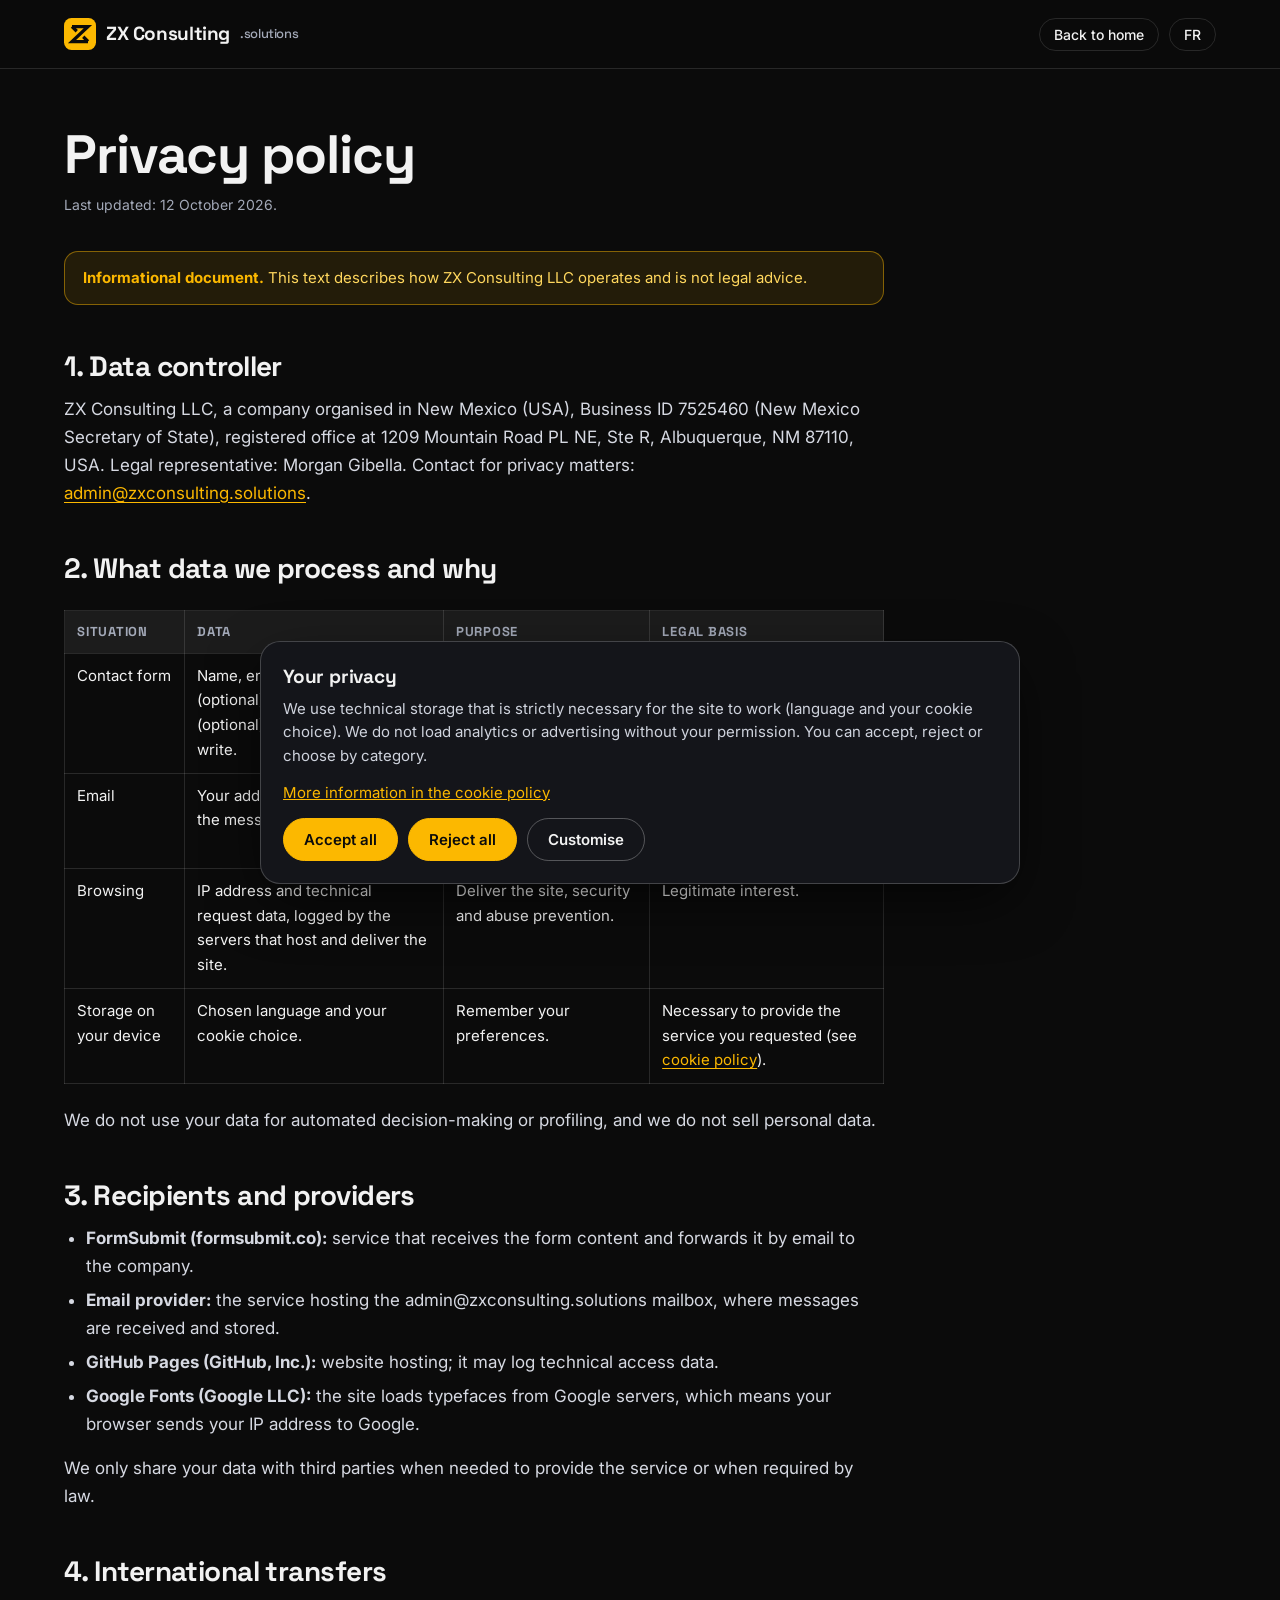
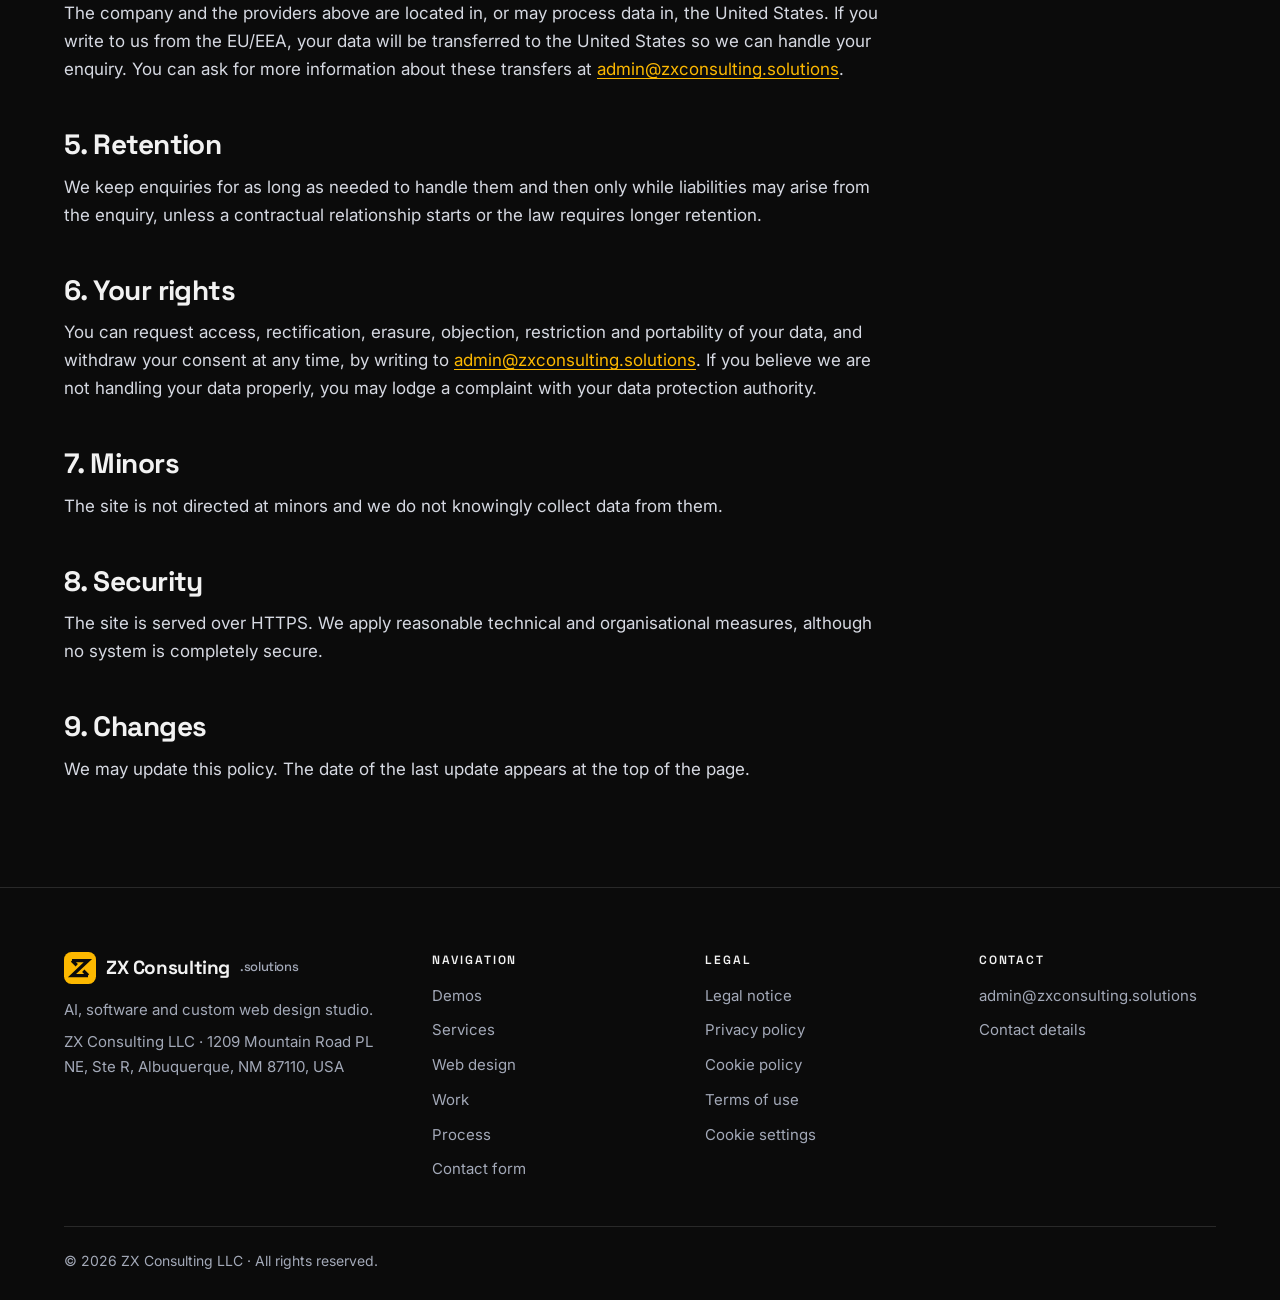
<file: privacidad.html>
<!doctype html>
<html lang="es">
<head>
<meta charset="utf-8">
<meta name="viewport" content="width=device-width,initial-scale=1">
<title>Política de privacidad — ZX Consulting Solutions</title>
<meta name="description" content="Política de privacidad de ZX Consulting Solutions: qué datos tratamos, para qué y cómo ejercer tus derechos.">
<link rel="canonical" href="https://zxconsulting.solutions/privacidad.html">
<meta property="og:title" content="Política de privacidad — ZX Consulting Solutions">
<meta property="og:description" content="Política de privacidad de ZX Consulting Solutions: qué datos tratamos, para qué y cómo ejercer tus derechos.">
<meta property="og:type" content="website">
<meta property="og:url" content="https://zxconsulting.solutions/privacidad.html">
<meta property="og:image" content="https://zxconsulting.solutions/brand/png/logo-lockup-dark.png">
<meta name="theme-color" content="#fcb800">
<link rel="icon" type="image/svg+xml" href="data:image/svg+xml,%3Csvg xmlns='http://www.w3.org/2000/svg' viewBox='0 0 64 64'%3E%3Crect width='64' height='64' rx='15' fill='%23fcb800'/%3E%3Cg fill='none' stroke='%230b0b0b' stroke-width='6.5' stroke-linejoin='miter' stroke-miterlimit='10'%3E%3Cpath d='M16 17h32L16 47h32'/%3E%3Cpath d='M16 17l9.5 9.5M38.5 37.5 48 47'/%3E%3C/g%3E%3C/svg%3E">
<link rel="icon" type="image/png" sizes="64x64" href="brand/png/logo-mark-64.png">
<link rel="apple-touch-icon" href="brand/png/logo-mark-256.png">
<link rel="preconnect" href="https://fonts.googleapis.com">
<link rel="preconnect" href="https://fonts.gstatic.com" crossorigin>
<link href="https://fonts.googleapis.com/css2?family=Inter:wght@400;500;600&family=Space+Grotesk:wght@500;600;700&display=swap" rel="stylesheet">
<link rel="stylesheet" href="site.css">
</head>
<body class="pg" data-pg data-t-es="Política de privacidad — ZX Consulting Solutions" data-t-en="Privacy policy — ZX Consulting Solutions">
<a class="skip" href="#main" data-zs="skip">Saltar al contenido</a>
<header class="tb"><div class="wrap">
  <a class="logo" href="index.html#top"><svg viewBox="0 0 64 64" aria-hidden="true"><rect width="64" height="64" rx="15" fill="#fcb800"/><g fill="none" stroke="#0b0b0b" stroke-width="6.5" stroke-linejoin="miter" stroke-miterlimit="10"><path d="M16 17h32L16 47h32"/><path d="M16 17l9.5 9.5M38.5 37.5 48 47"/></g></svg>ZX Consulting <small>.solutions</small></a>
  <div class="tb-r"><a class="pill" href="index.html" data-zs="home">Volver al inicio</a><button type="button" class="pill" id="lang" aria-label="EN · Cambiar idioma a inglés">EN</button></div>
</div></header>
<main id="main"><div class="wrap"><article class="doc">
<h1><span data-lang="es">Política de privacidad</span><span data-lang="en">Privacy policy</span></h1>
<p class="upd"><span data-lang="es">Última actualización: 12 de octubre de 2026.</span><span data-lang="en">Last updated: 12 October 2026.</span></p>
<div class="draft" data-zs="draft" data-zs-html role="note"></div>
<div data-lang="es">

<h2>1. Responsable del tratamiento</h2>
<p>ZX Consulting LLC, sociedad constituida en New Mexico (EE. UU.), Business ID 7525460 (Secretary of State de New Mexico), con domicilio social en 1209 Mountain Road PL NE, Ste R, Albuquerque, NM 87110, EE. UU. Representante legal: Morgan Gibella. Contacto para asuntos de privacidad: <a href="mailto:admin@zxconsulting.solutions">admin@zxconsulting.solutions</a>.</p>
<h2>2. Qué datos tratamos y para qué</h2>
<div class="tw"><table>
<tr><th>Situación</th><th>Datos</th><th>Finalidad</th><th>Base jurídica</th></tr>
<tr><td>Formulario de contacto</td><td>Nombre, correo electrónico, empresa (opcional), servicio de interés (opcional) y el mensaje que escribas.</td><td>Responder a tu consulta y, si procede, preparar una propuesta.</td><td>Tu consentimiento al enviar el formulario y medidas precontractuales a petición tuya.</td></tr>
<tr><td>Correo electrónico</td><td>Tu dirección y el contenido de los mensajes.</td><td>Mantener la comunicación contigo.</td><td>Medidas precontractuales o interés legítimo en atender tu consulta.</td></tr>
<tr><td>Navegación</td><td>Dirección IP y datos técnicos de la petición, que registran los servidores que alojan y entregan la web.</td><td>Entregar el sitio, seguridad y prevención de abusos.</td><td>Interés legítimo.</td></tr>
<tr><td>Almacenamiento en tu dispositivo</td><td>Idioma elegido y tu elección sobre cookies.</td><td>Recordar tus preferencias.</td><td>Necesario para prestar el servicio solicitado (ver <a href="cookies.html">política de cookies</a>).</td></tr>
</table></div>
<p>No usamos tus datos para tomar decisiones automatizadas ni elaborar perfiles, y no vendemos datos personales.</p>
<h2>3. Destinatarios y proveedores</h2>
<ul>
<li><b>FormSubmit (formsubmit.co):</b> servicio que recibe el contenido del formulario y lo reenvía por correo electrónico a la empresa.</li>
<li><b>Proveedor de correo electrónico:</b> el servicio que aloja el buzón admin@zxconsulting.solutions, donde se reciben y guardan los mensajes.</li>
<li><b>GitHub Pages (GitHub, Inc.):</b> alojamiento de la web; puede registrar datos técnicos de acceso.</li>
<li><b>Google Fonts (Google LLC):</b> la web carga tipografías desde servidores de Google, lo que implica que tu navegador envía tu dirección IP a Google.</li>
</ul>
<p>Solo compartimos tus datos con terceros cuando es necesario para prestar el servicio o cuando la ley lo exige.</p>
<h2>4. Transferencias internacionales</h2>
<p>La empresa y los proveedores citados están o pueden tratar datos en Estados Unidos. Si nos escribes desde la UE/EEE, tus datos se transferirán a Estados Unidos para poder atender tu consulta. Puedes pedirnos más información sobre estas transferencias en <a href="mailto:admin@zxconsulting.solutions">admin@zxconsulting.solutions</a>.</p>
<h2>5. Conservación</h2>
<p>Conservamos las consultas recibidas durante el tiempo necesario para atenderlas y, después, solo mientras puedan derivarse responsabilidades de la consulta, salvo que se inicie una relación contractual o la ley obligue a conservarlas más tiempo.</p>
<h2>6. Tus derechos</h2>
<p>Puedes solicitar el acceso, rectificación, supresión, oposición, limitación del tratamiento y portabilidad de tus datos, y retirar tu consentimiento en cualquier momento, escribiendo a <a href="mailto:admin@zxconsulting.solutions">admin@zxconsulting.solutions</a>. Si consideras que no tratamos tus datos correctamente, puedes presentar una reclamación ante tu autoridad de protección de datos (en España, la Agencia Española de Protección de Datos, <a href="https://www.aepd.es" rel="noopener">aepd.es</a>).</p>
<h2>7. Menores</h2>
<p>El sitio no está dirigido a menores de edad y no recogemos datos de menores de forma deliberada.</p>
<h2>8. Seguridad</h2>
<p>La web se sirve por HTTPS. Aplicamos medidas técnicas y organizativas razonables, aunque ningún sistema es completamente seguro.</p>
<h2>9. Cambios</h2>
<p>Podemos actualizar esta política. La fecha de la última actualización figura al inicio de la página.</p>
</div><div data-lang="en">

<h2>1. Data controller</h2>
<p>ZX Consulting LLC, a company organised in New Mexico (USA), Business ID 7525460 (New Mexico Secretary of State), registered office at 1209 Mountain Road PL NE, Ste R, Albuquerque, NM 87110, USA. Legal representative: Morgan Gibella. Contact for privacy matters: <a href="mailto:admin@zxconsulting.solutions">admin@zxconsulting.solutions</a>.</p>
<h2>2. What data we process and why</h2>
<div class="tw"><table>
<tr><th>Situation</th><th>Data</th><th>Purpose</th><th>Legal basis</th></tr>
<tr><td>Contact form</td><td>Name, email address, company (optional), service of interest (optional) and the message you write.</td><td>Reply to your enquiry and, where relevant, prepare a proposal.</td><td>Your consent when submitting the form and pre-contractual steps at your request.</td></tr>
<tr><td>Email</td><td>Your address and the content of the messages.</td><td>Keep in touch with you.</td><td>Pre-contractual steps or legitimate interest in handling your enquiry.</td></tr>
<tr><td>Browsing</td><td>IP address and technical request data, logged by the servers that host and deliver the site.</td><td>Deliver the site, security and abuse prevention.</td><td>Legitimate interest.</td></tr>
<tr><td>Storage on your device</td><td>Chosen language and your cookie choice.</td><td>Remember your preferences.</td><td>Necessary to provide the service you requested (see <a href="cookies.html">cookie policy</a>).</td></tr>
</table></div>
<p>We do not use your data for automated decision-making or profiling, and we do not sell personal data.</p>
<h2>3. Recipients and providers</h2>
<ul>
<li><b>FormSubmit (formsubmit.co):</b> service that receives the form content and forwards it by email to the company.</li>
<li><b>Email provider:</b> the service hosting the admin@zxconsulting.solutions mailbox, where messages are received and stored.</li>
<li><b>GitHub Pages (GitHub, Inc.):</b> website hosting; it may log technical access data.</li>
<li><b>Google Fonts (Google LLC):</b> the site loads typefaces from Google servers, which means your browser sends your IP address to Google.</li>
</ul>
<p>We only share your data with third parties when needed to provide the service or when required by law.</p>
<h2>4. International transfers</h2>
<p>The company and the providers above are located in, or may process data in, the United States. If you write to us from the EU/EEA, your data will be transferred to the United States so we can handle your enquiry. You can ask for more information about these transfers at <a href="mailto:admin@zxconsulting.solutions">admin@zxconsulting.solutions</a>.</p>
<h2>5. Retention</h2>
<p>We keep enquiries for as long as needed to handle them and then only while liabilities may arise from the enquiry, unless a contractual relationship starts or the law requires longer retention.</p>
<h2>6. Your rights</h2>
<p>You can request access, rectification, erasure, objection, restriction and portability of your data, and withdraw your consent at any time, by writing to <a href="mailto:admin@zxconsulting.solutions">admin@zxconsulting.solutions</a>. If you believe we are not handling your data properly, you may lodge a complaint with your data protection authority.</p>
<h2>7. Minors</h2>
<p>The site is not directed at minors and we do not knowingly collect data from them.</p>
<h2>8. Security</h2>
<p>The site is served over HTTPS. We apply reasonable technical and organisational measures, although no system is completely secure.</p>
<h2>9. Changes</h2>
<p>We may update this policy. The date of the last update appears at the top of the page.</p>
</div>
</article></div></main>
<footer class="sf" id="footer"><div class="wrap">
  <div class="sf-grid">
    <div>
      <a class="logo" href="index.html#top"><svg viewBox="0 0 64 64" aria-hidden="true"><rect width="64" height="64" rx="15" fill="#fcb800"/><g fill="none" stroke="#0b0b0b" stroke-width="6.5" stroke-linejoin="miter" stroke-miterlimit="10"><path d="M16 17h32L16 47h32"/><path d="M16 17l9.5 9.5M38.5 37.5 48 47"/></g></svg>ZX Consulting <small>.solutions</small></a>
      <p data-zs="f_about">Estudio de IA, software y diseño web a medida.</p>
      <p>ZX Consulting LLC · 1209 Mountain Road PL NE, Ste R, Albuquerque, NM 87110, USA</p>
    </div>
    <nav aria-label="Navegación">
      <h2 data-zs="f_nav">Navegación</h2>
      <ul>
        <li><a href="index.html#demos" data-zs="n_demos">Demos</a></li>
        <li><a href="index.html#services" data-zs="n_services">Servicios</a></li>
        <li><a href="index.html#webs" data-zs="n_webs">Diseño web</a></li>
        <li><a href="index.html#work" data-zs="n_work">Proyectos</a></li>
        <li><a href="index.html#process" data-zs="n_process">Método</a></li>
        <li><a href="index.html#contact" data-zs="n_contact">Formulario de contacto</a></li>
      </ul>
    </nav>
    <nav aria-label="Legal">
      <h2 data-zs="f_legal">Legal</h2>
      <ul>
        <li><a href="aviso-legal.html" data-zs="l_aviso">Aviso legal</a></li>
        <li><a href="privacidad.html" data-zs="l_priv">Política de privacidad</a></li>
        <li><a href="cookies.html" data-zs="l_cook">Política de cookies</a></li>
        <li><a href="condiciones.html" data-zs="l_cond">Condiciones de uso</a></li>
        <li><button type="button" class="lk" data-cookie-settings data-zs="l_cookset">Configurar cookies</button></li>
      </ul>
    </nav>
    <div>
      <h2 data-zs="f_contact">Contacto</h2>
      <ul>
        <li><a href="mailto:admin@zxconsulting.solutions">admin@zxconsulting.solutions</a></li>
        <li><a href="contacto.html" data-zs="l_contact">Datos de contacto</a></li>
      </ul>
    </div>
  </div>
  <div class="sf-bot"><span>© <span class="js-year">2026</span> ZX Consulting LLC · <span data-zs="rights">Todos los derechos reservados.</span></span></div>
</div></footer>
<script src="site.js"></script>
</body>
</html>
</file>
<file: site.css>
/* Estilos compartidos: páginas legales, contacto, pie de página y banner de cookies.
   Misma paleta que index.html (negro #0b0b0b + amarillo #fcb800). */
:root{--bg:#0b0b0b;--bg2:#14151a;--line:rgba(255,255,255,.12);--tx:#f2f2f2;--mut:#a3a9b8;--c1:#fcb800;--c3:#ffd75e;--ok:#3ddc97;--f1:rgba(255,255,255,.04);--f2:rgba(255,255,255,.07);--btnt:#0b0b0b}
.pg{background:var(--bg);color:var(--tx);margin:0;font:400 17px/1.65 Inter,system-ui,sans-serif;-webkit-font-smoothing:antialiased;overflow-x:hidden}
.pg *{box-sizing:border-box}
.pg h1,.pg h2,.pg h3,.pg .logo{font-family:'Space Grotesk',Inter,sans-serif;letter-spacing:-.02em;line-height:1.12}
.pg a{color:inherit}
.pg :focus-visible,.sf :focus-visible,.ck :focus-visible{outline:2px solid var(--c1);outline-offset:3px}
.skip{position:absolute;left:-9999px;top:8px;background:var(--c1);color:var(--btnt);padding:10px 16px;border-radius:8px;font-weight:600;z-index:200}
.skip:focus{left:8px}
.wrap{max-width:1200px;margin:0 auto;padding:0 24px}
@media(max-width:520px){.wrap{padding:0 16px}}
/* barra superior de las páginas internas */
.tb{border-bottom:1px solid var(--line);background:rgba(11,11,11,.92);position:sticky;top:0;z-index:50;backdrop-filter:blur(14px)}
.tb .wrap{display:flex;align-items:center;justify-content:space-between;height:68px;gap:12px}
.logo{font-weight:700;font-size:19px;display:flex;align-items:center;gap:10px;text-decoration:none;white-space:nowrap}
.logo svg{width:32px;height:32px;flex:none}
.logo small{font-weight:500;color:var(--mut);font-size:13px}
@media(max-width:520px){.logo small{display:none}}
.tb-r{display:flex;gap:10px;align-items:center}
.pill{border:1px solid var(--line);background:none;color:var(--tx);border-radius:99px;padding:7px 14px;font:500 14px Inter,system-ui,sans-serif;cursor:pointer;text-decoration:none;display:inline-block}
.pill:hover{border-color:var(--c1)}
.pill.y{background:var(--c1);color:var(--btnt);border-color:var(--c1);font-weight:600}
/* aviso de borrador */
.draft{background:rgba(252,184,0,.1);border:1px solid rgba(252,184,0,.45);color:var(--c3);border-radius:14px;padding:14px 18px;font-size:15px;margin:34px 0 0}
.draft b{color:var(--c1)}
/* cuerpo legal */
.doc{padding:56px 0 90px;max-width:820px}
.doc h1{font-size:clamp(34px,5vw,54px);font-weight:700;margin:0 0 8px}
.doc .upd{color:var(--mut);font-size:14px;margin:0}
.doc h2{font-size:clamp(21px,2.6vw,28px);margin:46px 0 12px}
.doc h3{font-size:18px;margin:26px 0 8px}
.doc p,.doc li{color:#d6d9e2}
.doc p{margin:0 0 14px}
.doc ul,.doc ol{margin:0 0 16px;padding-left:22px;display:grid;gap:6px}
.doc a{color:var(--c1);text-underline-offset:3px}
.doc table{width:100%;border-collapse:collapse;margin:14px 0 22px;font-size:15px}
.doc th,.doc td{border:1px solid var(--line);padding:10px 12px;text-align:left;vertical-align:top}
.doc th{background:var(--f2);font-family:'Space Grotesk',Inter,sans-serif;font-size:13px;letter-spacing:.06em;text-transform:uppercase;color:var(--mut)}
.tw{overflow-x:auto}
.card2{border:1px solid var(--line);border-radius:20px;background:var(--bg2);padding:26px;margin:0 0 16px}
.card2 dl{display:grid;grid-template-columns:minmax(120px,200px) 1fr;gap:10px 18px;margin:0}
.card2 dt{color:var(--mut);font-size:14px}
.card2 dd{margin:0;overflow-wrap:anywhere}
@media(max-width:560px){.card2 dl{grid-template-columns:1fr}.card2 dt{margin-top:8px}}
.btn2{display:inline-flex;align-items:center;gap:10px;padding:13px 24px;border-radius:99px;font-weight:600;font-size:16px;background:var(--c1);color:var(--btnt)!important;text-decoration:none!important;border:0;cursor:pointer;font-family:Inter,system-ui,sans-serif}
/* idioma: ambos textos están en el DOM, se oculta el que no toca */
html[lang=es] [data-lang=en],html[lang=en] [data-lang=es],html[lang=fr] [data-lang=es]{display:none!important}
/* pie de página (compartido con index.html) */
.sf{background:#0b0b0b;color:var(--mut);font-size:15px;padding:64px 0 28px;border-top:1px solid var(--line)}
.sf .wrap{display:block}
.sf-grid{display:grid;grid-template-columns:1.4fr 1fr 1fr 1fr;gap:36px}
.sf h2{font:600 12px 'Space Grotesk',Inter,sans-serif;letter-spacing:.16em;text-transform:uppercase;color:var(--tx);margin:0 0 16px}
.sf ul{list-style:none;margin:0;padding:0;display:grid;gap:10px}
.sf a{color:var(--mut);text-decoration:none}
.sf a:hover{color:var(--c1)}
.sf p{margin:0 0 8px}
.sf .logo{color:var(--tx);margin-bottom:14px}
.sf button.lk{background:none;border:0;padding:0;font:inherit;color:var(--mut);cursor:pointer;text-align:left}
.sf button.lk:hover{color:var(--c1)}
.sf-bot{margin-top:44px;padding-top:22px;border-top:1px solid var(--line);display:flex;justify-content:space-between;flex-wrap:wrap;gap:10px;font-size:14px}
@media(max-width:900px){.sf-grid{grid-template-columns:1fr 1fr}}
@media(max-width:520px){.sf-grid{grid-template-columns:1fr}}
/* banner de cookies */
.ck{position:fixed;left:16px;right:16px;bottom:16px;z-index:1000;max-width:760px;margin:0 auto;background:#14151a;color:#f2f2f2;border:1px solid rgba(255,255,255,.2);border-radius:20px;padding:22px;box-shadow:0 20px 60px -10px rgba(0,0,0,.7);font:400 15px/1.55 Inter,system-ui,sans-serif;max-height:calc(100vh - 32px);overflow:auto}
.ck[hidden]{display:none}
.ck *{box-sizing:border-box}
.ck h2{font:700 19px 'Space Grotesk',Inter,sans-serif;margin:0 0 8px;color:#f2f2f2;letter-spacing:-.01em}
.ck p{margin:0 0 14px;color:#cfd3dd}
.ck a{color:#fcb800}
.ck-act{display:flex;gap:10px;flex-wrap:wrap}
.ck-b{border:1px solid rgba(255,255,255,.28);background:transparent;color:#f2f2f2;border-radius:99px;padding:11px 20px;font:600 15px Inter,system-ui,sans-serif;cursor:pointer}
.ck-b:hover{border-color:#fcb800}
.ck-b.p{background:#fcb800;color:#0b0b0b;border-color:#fcb800}
.ck-cat{display:grid;grid-template-columns:1fr auto;gap:4px 16px;padding:12px 0;border-top:1px solid rgba(255,255,255,.12)}
.ck-cat b{font-weight:600}
.ck-cat span.d{grid-column:1;color:#a3a9b8;font-size:14px}
.ck-cat label,.ck-cat .al{grid-row:1;grid-column:2;justify-self:end;font-size:14px;color:#a3a9b8}
.ck-cat input{width:20px;height:20px;accent-color:#fcb800;vertical-align:middle;margin-left:8px}
.ck-cfg{margin-bottom:14px}
@media(prefers-reduced-motion:reduce){.ck,.ck *{animation:none!important;transition:none!important}}
</file>
